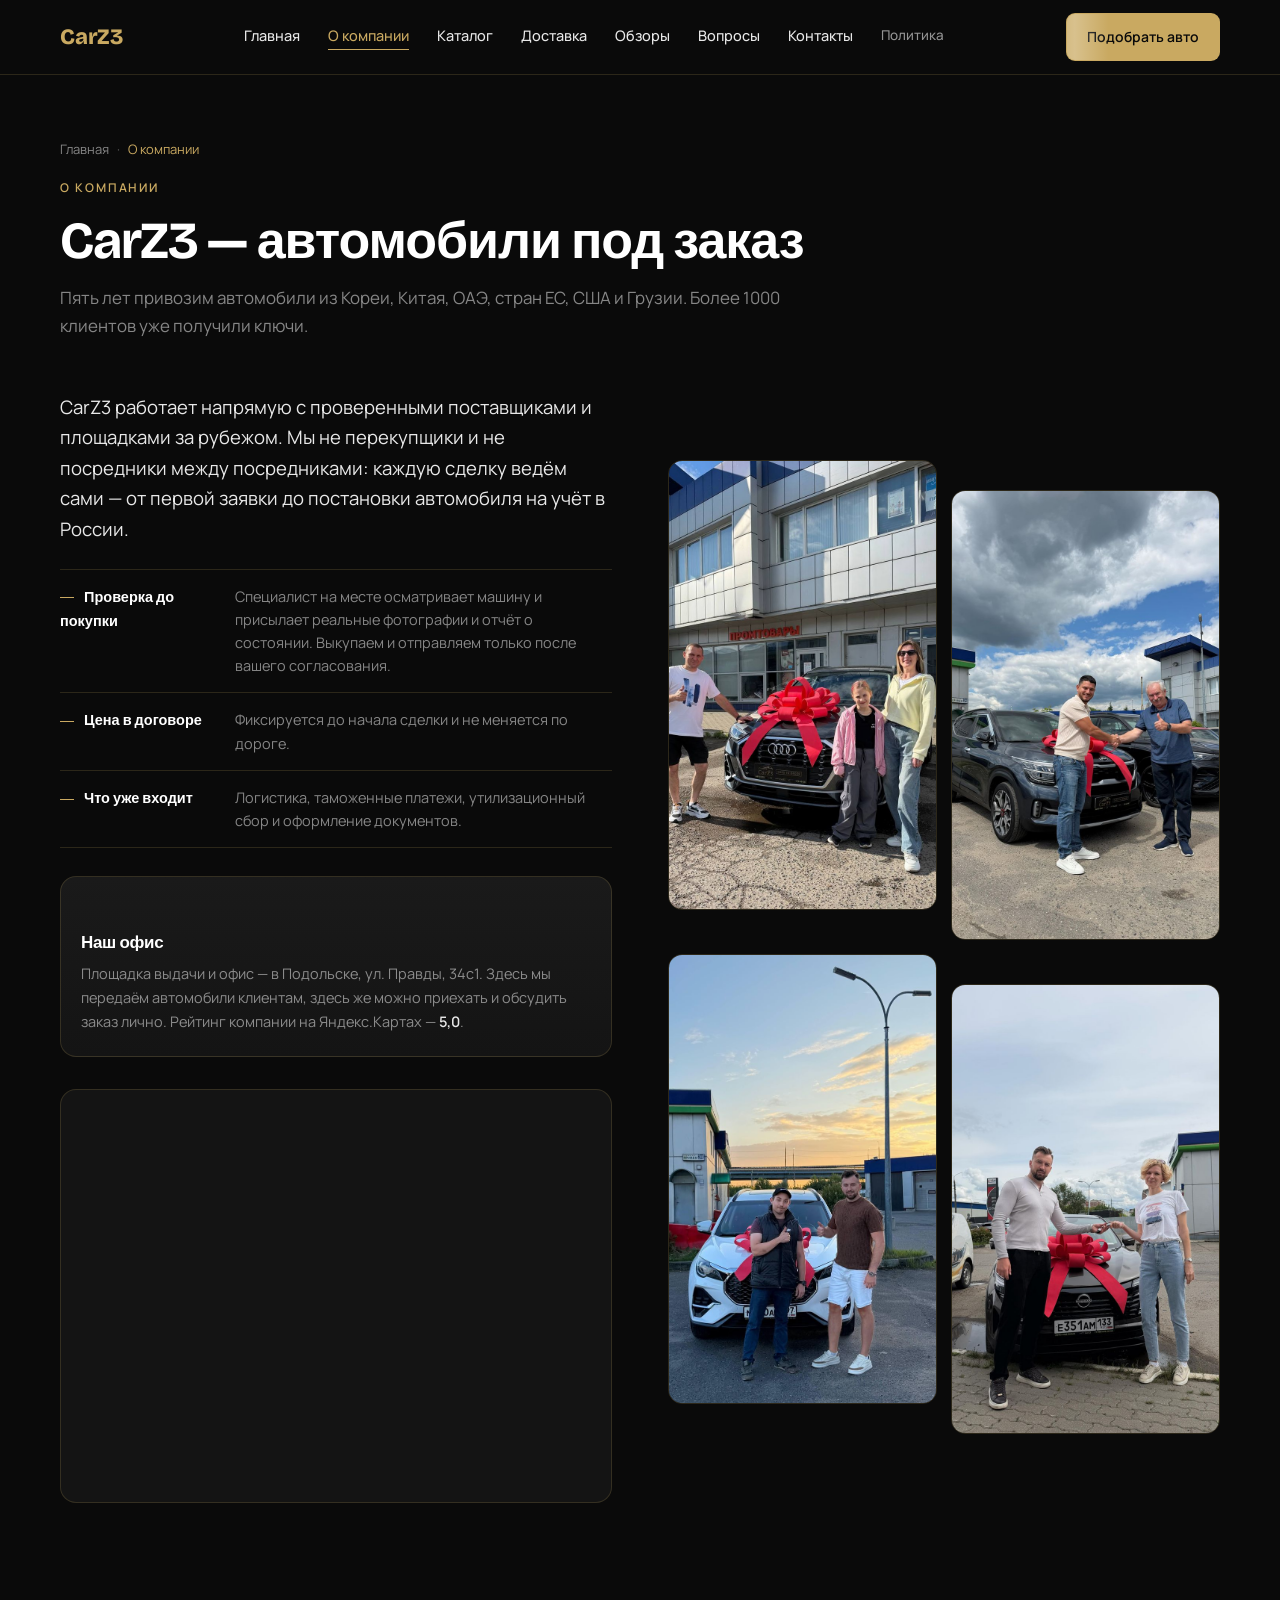
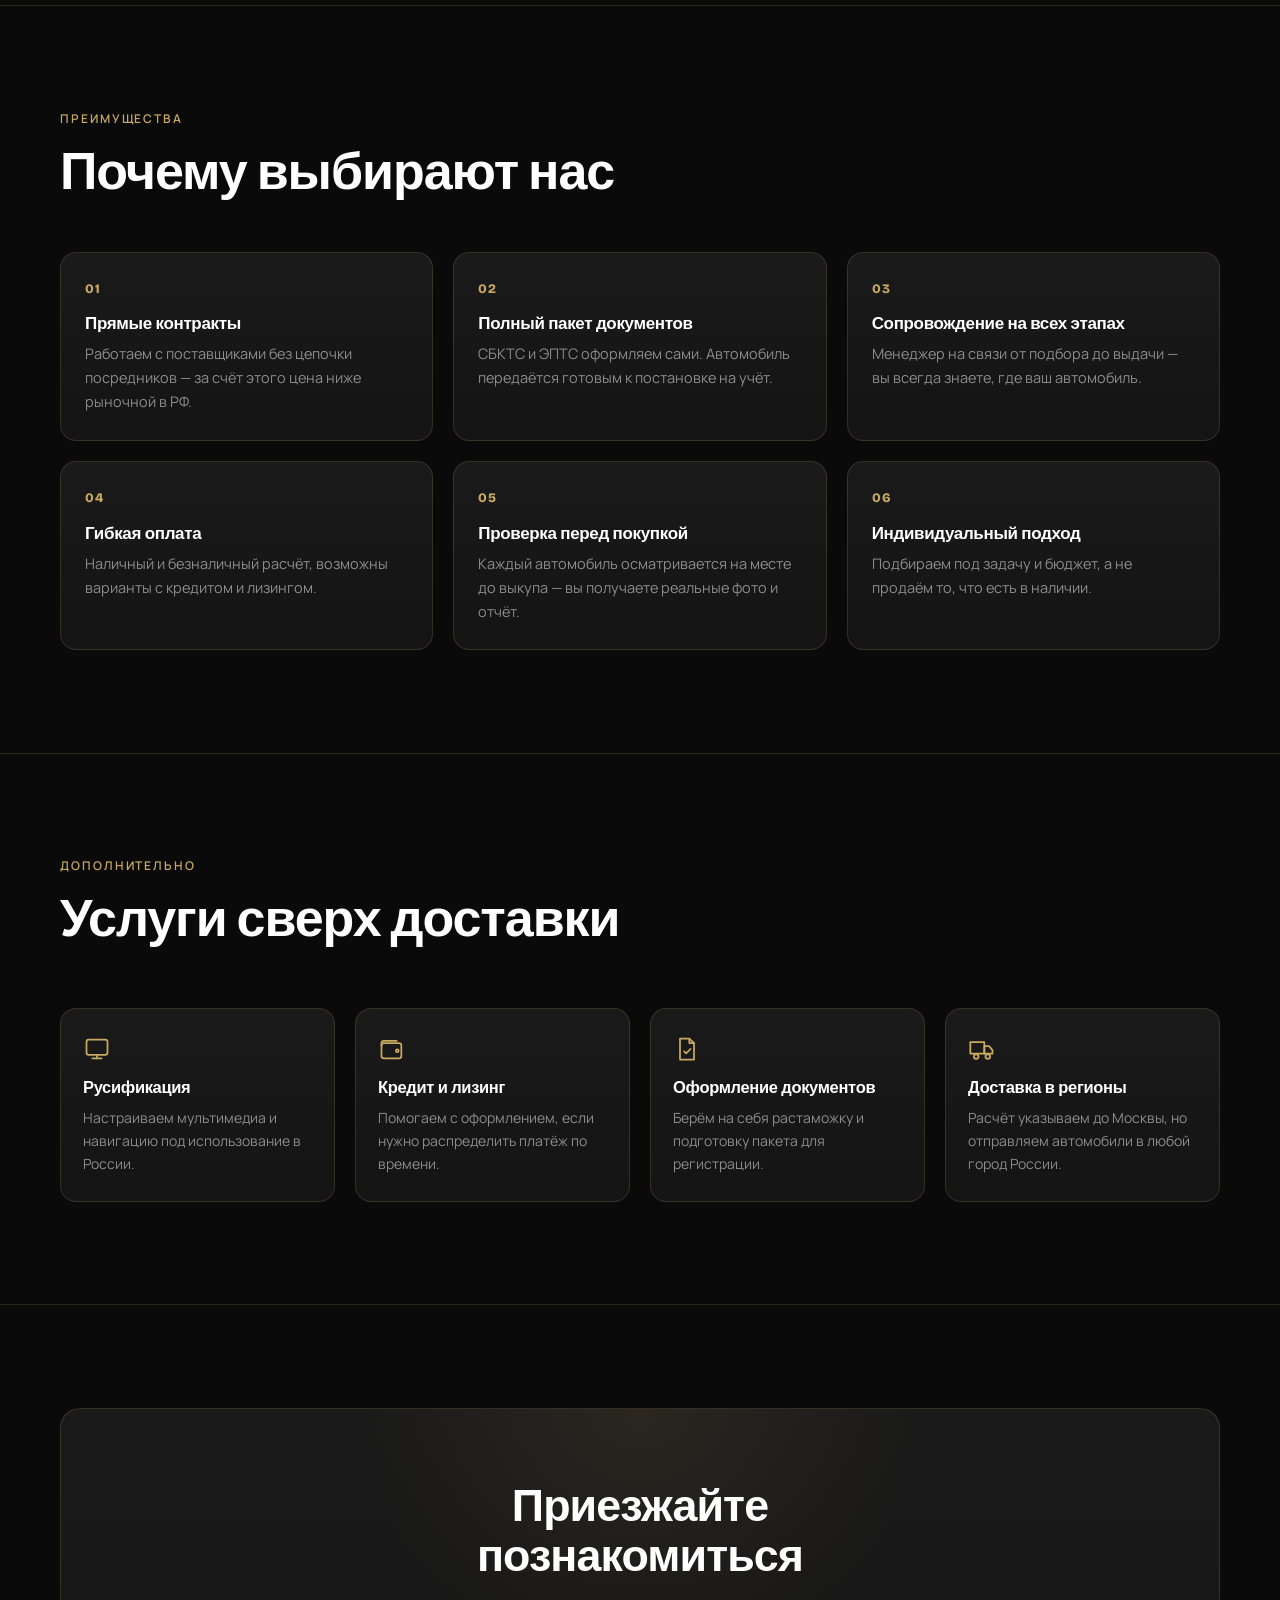
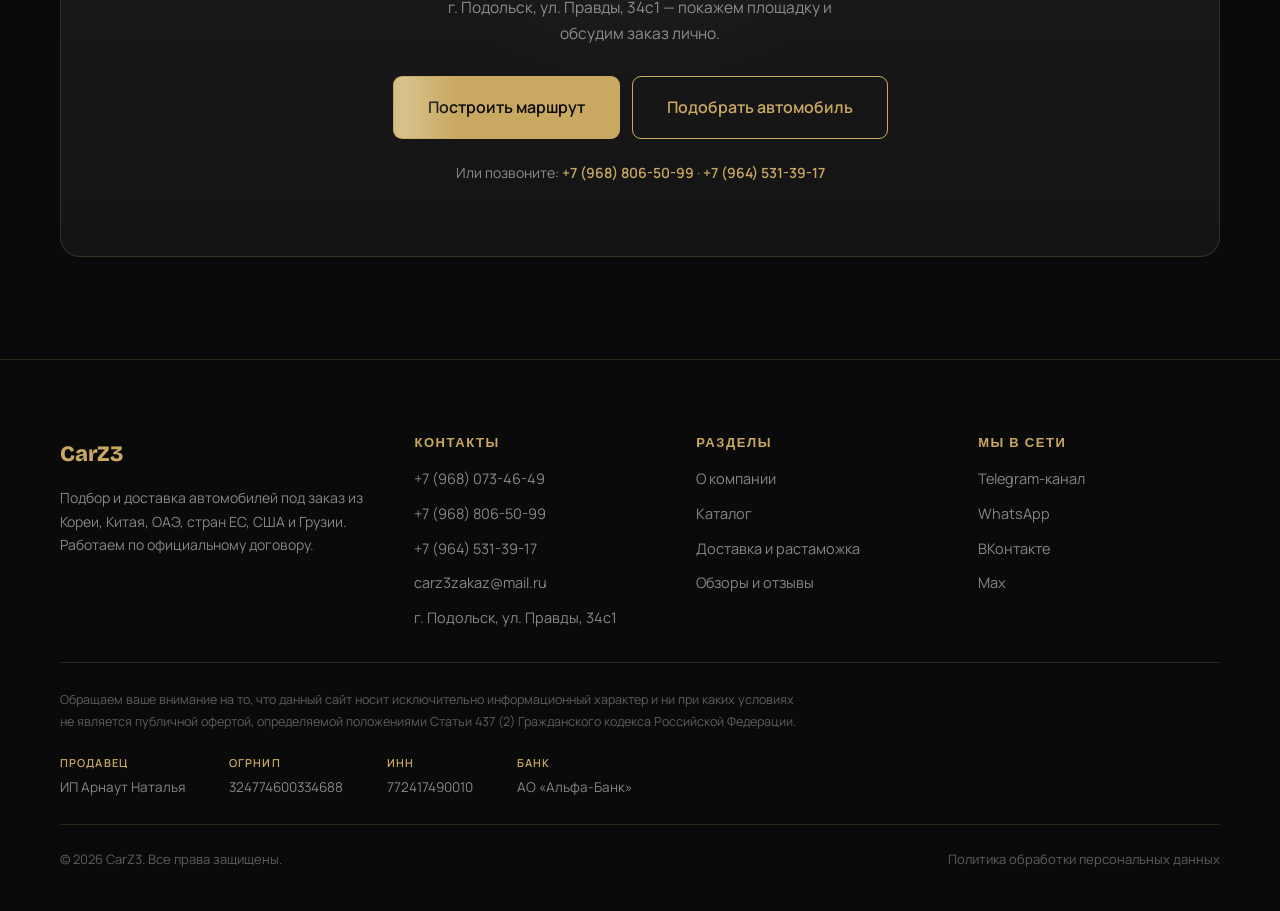
<file: about.html>
<!DOCTYPE html>
<html lang="ru">
<head>
<meta charset="UTF-8">
<meta name="viewport" content="width=device-width, initial-scale=1.0">
<title>О компании CarZ3 — 5 лет привозим автомобили под заказ</title>
<meta name="description" content="CarZ3 — 5 лет на рынке, более 1000 довольных клиентов. Привозим автомобили под заказ из Кореи, Китая, ОАЭ, стран ЕС, США и Грузии. Офис и площадка выдачи в Подольске.">
<meta property="og:type" content="website">
<meta property="og:title" content="О компании CarZ3 — 5 лет привозим автомобили под заказ">
<meta property="og:description" content="CarZ3 — 5 лет на рынке, более 1000 довольных клиентов. Привозим автомобили под заказ из Кореи, Китая, ОАЭ, стран ЕС, США и Грузии. Офис и площадка выдачи в Подольске.">
<meta property="og:locale" content="ru_RU">
<meta property="og:site_name" content="CarZ3">
<link rel="canonical" href="https://carz3.ru/about.html">
<meta property="og:url" content="https://carz3.ru/about.html">
<meta property="og:image" content="https://carz3.ru/images/og-cover.jpg">
<meta property="og:image:width" content="1200">
<meta property="og:image:height" content="630">
<meta name="theme-color" content="#0a0a0a">
<link rel="icon" href="images/favicon.png" type="image/png">
<link rel="apple-touch-icon" href="images/apple-touch-icon.png">
<link rel="preconnect" href="https://fonts.googleapis.com">
<link rel="preconnect" href="https://fonts.gstatic.com" crossorigin>
<link rel="stylesheet" href="https://fonts.googleapis.com/css2?family=Bricolage+Grotesque:opsz,wght@12..96,600..800&family=Manrope:wght@400;500;600;700&display=swap">
<link rel="stylesheet" href="style.css?v=20260810_12">
</head>
<body>

<header class="header">
  <div class="container header__inner">
    <a href="index.html" class="logo">CarZ3</a>

    <nav class="header__nav" aria-label="Основная навигация">
      <a href="index.html">Главная</a>
      <a href="about.html" class="is-current">О компании</a>
      <a href="catalog.html">Каталог</a>
      <a href="delivery.html">Доставка</a>
      <a href="reviews.html">Обзоры</a>
      <a href="index.html#faq">Вопросы</a>
      <a href="index.html#contacts">Контакты</a>
      <a href="privacy.html" class="nav-minor">Политика</a>
    </nav>

    <div class="header__actions">
      <a href="index.html#pick" class="btn btn--gold btn--sm">Подобрать авто</a>
    </div>

    <a href="index.html" class="header__back">← На главную</a>

    <button class="burger" type="button" data-burger aria-label="Открыть меню" aria-expanded="false" aria-controls="mobileMenu">
      <span></span><span></span><span></span>
    </button>
  </div>
</header>

<div class="menu" id="mobileMenu" data-menu>
  <nav class="menu__nav" aria-label="Мобильная навигация">
    <a href="index.html">Главная</a>
    <a href="about.html">О компании</a>
    <a href="catalog.html">Каталог</a>
    <a href="delivery.html">Доставка</a>
    <a href="reviews.html">Обзоры</a>
    <a href="index.html#faq">Вопросы</a>
    <a href="index.html#contacts">Контакты</a>
    <a href="privacy.html" class="menu__minor">Политика обработки данных</a>
  </nav>
  <div class="menu__foot">
    <a href="tel:+79680734649" class="menu__phone">+7 (968) 073-46-49</a>
    <a href="mailto:carz3zakaz@mail.ru" class="menu__mail">carz3zakaz@mail.ru</a>
    <div class="menu__btns">
      <a href="https://wa.me/79680734649" class="btn btn--outline btn--sm" target="_blank" rel="noopener noreferrer">WhatsApp</a>
      <a href="https://t.me/+0afANDHpwCtlZDJi" class="btn btn--gold btn--sm" target="_blank" rel="noopener noreferrer">Telegram</a>
    </div>
  </div>
</div>

<main>
  <section class="page-head">
    <div class="container">
      <nav class="crumbs" aria-label="Хлебные крошки">
        <ol class="crumbs__list">
          <li><a href="index.html">Главная</a></li>
          <li class="crumbs__sep" aria-hidden="true">·</li>
          <li><span aria-current="page">О компании</span></li>
        </ol>
      </nav>
      <p class="eyebrow" data-reveal>О компании</p>
      <h1 class="section-title" data-reveal>CarZ3 — автомобили под заказ</h1>
      <p class="section-lead section-lead--wide" data-reveal>
        Пять лет привозим автомобили из Кореи, Китая, ОАЭ, стран ЕС, США и Грузии.
        Более 1000 клиентов уже получили ключи.
      </p>
    </div>
  </section>

  <section class="section section--flush-top">
    <div class="container">
      <div class="about-grid">
        <div class="prose prose--intro" data-reveal>
          <p>
            CarZ3 работает напрямую с проверенными поставщиками и площадками за рубежом.
            Мы не перекупщики и не посредники между посредниками: каждую сделку ведём сами —
            от первой заявки до постановки автомобиля на учёт в России.
          </p>

          <dl class="facts">
            <div class="fact">
              <dt class="fact__key">Проверка до покупки</dt>
              <dd class="fact__val">
                Специалист на месте осматривает машину и присылает реальные фотографии
                и отчёт о состоянии. Выкупаем и отправляем только после вашего согласования.
              </dd>
            </div>
            <div class="fact">
              <dt class="fact__key">Цена в договоре</dt>
              <dd class="fact__val">
                Фиксируется до начала сделки и не меняется по дороге.
              </dd>
            </div>
            <div class="fact">
              <dt class="fact__key">Что уже входит</dt>
              <dd class="fact__val">
                Логистика, таможенные платежи, утилизационный сбор и оформление документов.
              </dd>
            </div>
          </dl>

          <div class="office-card">
            <h3>Наш офис</h3>
            <p>
              Площадка выдачи и офис — в Подольске, ул. Правды, 34с1. Здесь мы передаём
              автомобили клиентам, здесь же можно приехать и обсудить заказ лично.
              Рейтинг компании на Яндекс.Картах — <strong>5,0</strong>.
            </p>
          </div>

          <!-- Карта -->
          <div class="map-frame" style="margin-top: 32px;">
            <iframe
              src="https://yandex.ru/map-widget/v1/?ll=37.554124%2C55.408046&amp;z=17&amp;pt=37.554124%2C55.408046%2Cpm2rdm"
              width="100%" height="100%"
              frameborder="0"
              loading="lazy"
              title="CarZ3 на карте — Подольск, улица Правды, 34с1"></iframe>

            <button class="map-shield" type="button" data-map-shield>
              <span class="map-shield__hint">Нажмите, чтобы двигать карту</span>
            </button>
          </div>
        </div>

        <div data-reveal>
          <div class="about__collage">
            <img src="images/clients/audi-q3-family.jpg" alt="Семья клиентов CarZ3 получает Audi Q3" loading="lazy" decoding="async" width="600" height="450" onerror="this.remove()">
            <img src="images/clients/kia-seltos-1.jpg" alt="Рукопожатие на выдаче Kia Seltos клиенту CarZ3" loading="lazy" decoding="async" width="600" height="450" onerror="this.remove()">
            <img src="images/clients/jetour-x70s.jpg" alt="Выдача Jetour X70S на площадке CarZ3" loading="lazy" decoding="async" width="600" height="450" onerror="this.remove()">
            <img src="images/clients/nissan-qashqai.jpg" alt="Передача ключей от Nissan Qashqai клиентке CarZ3" loading="lazy" decoding="async" width="600" height="450" onerror="this.remove()">
          </div>
        </div>
      </div>
    </div>
  </section>

  <section class="section divider-top">
    <div class="container">
      <div class="section-head">
        <p class="eyebrow" data-reveal>Преимущества</p>
        <h2 class="section-title" data-reveal>Почему выбирают нас</h2>
      </div>

      <div class="pluses">
        <article class="plus" data-reveal>
          <div class="plus__num">01</div>
          <h3 class="plus__title">Прямые контракты</h3>
          <p class="plus__desc">Работаем с поставщиками без цепочки посредников — за счёт этого цена ниже рыночной в РФ.</p>
        </article>
        <article class="plus" data-reveal>
          <div class="plus__num">02</div>
          <h3 class="plus__title">Полный пакет документов</h3>
          <p class="plus__desc">СБКТС и ЭПТС оформляем сами. Автомобиль передаётся готовым к постановке на учёт.</p>
        </article>
        <article class="plus" data-reveal>
          <div class="plus__num">03</div>
          <h3 class="plus__title">Сопровождение на всех этапах</h3>
          <p class="plus__desc">Менеджер на связи от подбора до выдачи — вы всегда знаете, где ваш автомобиль.</p>
        </article>
        <article class="plus" data-reveal>
          <div class="plus__num">04</div>
          <h3 class="plus__title">Гибкая оплата</h3>
          <p class="plus__desc">Наличный и безналичный расчёт, возможны варианты с кредитом и лизингом.</p>
        </article>
        <article class="plus" data-reveal>
          <div class="plus__num">05</div>
          <h3 class="plus__title">Проверка перед покупкой</h3>
          <p class="plus__desc">Каждый автомобиль осматривается на месте до выкупа — вы получаете реальные фото и отчёт.</p>
        </article>
        <article class="plus" data-reveal>
          <div class="plus__num">06</div>
          <h3 class="plus__title">Индивидуальный подход</h3>
          <p class="plus__desc">Подбираем под задачу и бюджет, а не продаём то, что есть в наличии.</p>
        </article>
      </div>
    </div>
  </section>

  <section class="section divider-top">
    <div class="container">
      <div class="section-head">
        <p class="eyebrow" data-reveal>Дополнительно</p>
        <h2 class="section-title" data-reveal>Услуги сверх доставки</h2>
      </div>
      <div class="services">
        <article class="service" data-reveal>
          <div class="service__icon">
            <svg viewBox="0 0 24 24" fill="none" stroke="currentColor" stroke-width="1.5" stroke-linecap="round" stroke-linejoin="round" aria-hidden="true">
              <rect x="3" y="4" width="18" height="13" rx="2"/><path d="M8 20h8"/><path d="M12 17v3"/>
            </svg>
          </div>
          <h3 class="service__title">Русификация</h3>
          <p class="service__desc">Настраиваем мультимедиа и навигацию под использование в России.</p>
        </article>
        <article class="service" data-reveal>
          <div class="service__icon">
            <svg viewBox="0 0 24 24" fill="none" stroke="currentColor" stroke-width="1.5" stroke-linecap="round" stroke-linejoin="round" aria-hidden="true">
              <path d="M3 9a2 2 0 0 1 2-2h13a2 2 0 0 1 2 2v9a2 2 0 0 1-2 2H5a2 2 0 0 1-2-2z"/>
              <path d="M3 9V7a2 2 0 0 1 2-2h11"/><circle cx="16.5" cy="13.5" r="1.2"/>
            </svg>
          </div>
          <h3 class="service__title">Кредит и лизинг</h3>
          <p class="service__desc">Помогаем с оформлением, если нужно распределить платёж по времени.</p>
        </article>
        <article class="service" data-reveal>
          <div class="service__icon">
            <svg viewBox="0 0 24 24" fill="none" stroke="currentColor" stroke-width="1.5" stroke-linecap="round" stroke-linejoin="round" aria-hidden="true">
              <path d="M6 3h8l4 4v14H6z"/><path d="M14 3v4h4"/><path d="m9.5 14 1.8 1.8L15 12"/>
            </svg>
          </div>
          <h3 class="service__title">Оформление документов</h3>
          <p class="service__desc">Берём на себя растаможку и подготовку пакета для регистрации.</p>
        </article>
        <article class="service" data-reveal>
          <div class="service__icon">
            <svg viewBox="0 0 24 24" fill="none" stroke="currentColor" stroke-width="1.5" stroke-linecap="round" stroke-linejoin="round" aria-hidden="true">
              <path d="M2 6h12v10H2z"/><path d="M14 9.5h4l3 3.5V16h-7z"/><circle cx="7" cy="18.5" r="2"/><circle cx="17" cy="18.5" r="2"/>
            </svg>
          </div>
          <h3 class="service__title">Доставка в регионы</h3>
          <p class="service__desc">Расчёт указываем до Москвы, но отправляем автомобили в любой город России.</p>
        </article>
      </div>
    </div>
  </section>

  <section class="section divider-top">
    <div class="container">
      <div class="cta" data-reveal>
        <h2 class="cta__title">Приезжайте познакомиться</h2>
        <p class="cta__lead">г. Подольск, ул. Правды, 34с1 — покажем площадку и обсудим заказ лично.</p>
        <div class="cta__actions">
          <a href="https://yandex.com/maps/-/CTfReJPu" class="btn btn--gold btn--lg" target="_blank" rel="noopener noreferrer">Построить маршрут</a>
          <a href="index.html#pick" class="btn btn--outline btn--lg">Подобрать автомобиль</a>
        </div>
        <p class="cta__phone">
          Или позвоните: <a href="tel:+79688065099">+7 (968) 806-50-99</a> ·
          <a href="tel:+79645313917">+7 (964) 531-39-17</a>
        </p>
      </div>
    </div>
  </section>

</main>

<footer class="footer divider-top">
  <div class="container">
    <div class="footer__grid">
      <div class="footer__brand">
        <span class="logo">CarZ3</span>
        <p class="footer__about">
          Подбор и доставка автомобилей под заказ из Кореи, Китая, ОАЭ,
          стран ЕС, США и Грузии. Работаем по официальному договору.
        </p>
      </div>

      <div>
        <h3 class="footer__heading">Контакты</h3>
        <div class="footer__list">
          <a href="tel:+79680734649">+7 (968) 073-46-49</a>
          <a href="tel:+79688065099">+7 (968) 806-50-99</a>
          <a href="tel:+79645313917">+7 (964) 531-39-17</a>
          <a href="mailto:carz3zakaz@mail.ru">carz3zakaz@mail.ru</a>
          <span>г. Подольск, ул. Правды, 34с1</span>
        </div>
      </div>

      <div>
        <h3 class="footer__heading">Разделы</h3>
        <div class="footer__list">
          <a href="about.html">О компании</a>
          <a href="catalog.html">Каталог</a>
          <a href="delivery.html">Доставка и растаможка</a>
          <a href="reviews.html">Обзоры и отзывы</a>
        </div>
      </div>

      <div>
        <h3 class="footer__heading">Мы в сети</h3>
        <div class="footer__list">
          <a href="https://t.me/+0afANDHpwCtlZDJi" target="_blank" rel="noopener noreferrer">Telegram-канал</a>
          <a href="https://wa.me/79680734649" target="_blank" rel="noopener noreferrer">WhatsApp</a>
          <a href="https://vk.com/carz3" target="_blank" rel="noopener noreferrer">ВКонтакте</a>
          <a href="https://max.ru/join/vPvrdZpJVIAUYJp5-7tkf1LThWF6Cx9baZkv3ul__Uo" target="_blank" rel="noopener noreferrer">Max</a>
        </div>
      </div>
    </div>

    <div class="footer__legal">
      <p class="footer__disclaimer">
        Обращаем ваше внимание на то, что данный сайт носит исключительно информационный
        характер и ни при каких условиях не является публичной офертой, определяемой
        положениями Статьи 437 (2) Гражданского кодекса Российской Федерации.
      </p>
      <dl class="footer__requisites">
        <div>
          <dt>Продавец</dt>
          <dd>ИП Арнаут Наталья</dd>
        </div>
        <div>
          <dt>ОГРНИП</dt>
          <dd>324774600334688</dd>
        </div>
        <div>
          <dt>ИНН</dt>
          <dd>772417490010</dd>
        </div>
        <div>
          <dt>Банк</dt>
          <dd>АО «Альфа-Банк»</dd>
        </div>
      </dl>
    </div>

    <div class="footer__bottom">
      <span>© <span id="year">2026</span> CarZ3. Все права защищены.</span>
      <a href="privacy.html">Политика обработки персональных данных</a>
    </div>
  </div>
</footer>

<nav class="dock" data-dock aria-label="Быстрая связь">
  <a class="dock__btn" href="tel:+79680734649">
    <svg viewBox="0 0 24 24" fill="none" stroke="currentColor" stroke-width="1.6" stroke-linecap="round" stroke-linejoin="round" aria-hidden="true">
      <path d="M6.5 3.5h3l1.5 4-2 1.4a12 12 0 0 0 5.1 5.1l1.4-2 4 1.5v3a2 2 0 0 1-2.2 2A16.5 16.5 0 0 1 4.5 5.7a2 2 0 0 1 2-2.2z"/>
    </svg>
    Позвонить
  </a>
  <a class="dock__btn" href="https://wa.me/79680734649" target="_blank" rel="noopener noreferrer">
    <svg viewBox="0 0 24 24" fill="none" stroke="currentColor" stroke-width="1.6" stroke-linecap="round" stroke-linejoin="round" aria-hidden="true">
      <path d="M20 11.5a7.5 7.5 0 0 1-11 6.7L4.5 19.5l1.4-4.4A7.5 7.5 0 1 1 20 11.5z"/>
    </svg>
    WhatsApp
  </a>
  <a class="dock__btn" href="https://t.me/carz3zakaz3" target="_blank" rel="noopener noreferrer">
    <svg viewBox="0 0 24 24" fill="none" stroke="currentColor" stroke-width="1.6" stroke-linecap="round" stroke-linejoin="round" aria-hidden="true">
      <path d="m20.5 4.5-3 15-5-4.5-2.5 3v-4.5l8-7-9.5 5.5-4.5-1.5z"/>
    </svg>
    Telegram
  </a>
  <a class="dock__btn dock__btn--gold" href="catalog.html">
    <svg viewBox="0 0 24 24" fill="none" stroke="currentColor" stroke-width="1.6" stroke-linecap="round" stroke-linejoin="round" aria-hidden="true">
      <path d="M3 13h18M5.5 13l1.6-4.6A2 2 0 0 1 9 7h6a2 2 0 0 1 1.9 1.4L18.5 13"/>
      <path d="M4 13v4h16v-4"/><circle cx="7.5" cy="17" r="1.4"/><circle cx="16.5" cy="17" r="1.4"/>
    </svg>
    Каталог
  </a>
</nav>

<script src="app.js?v=20260810_12" defer></script>
</body>
</html>
</file>
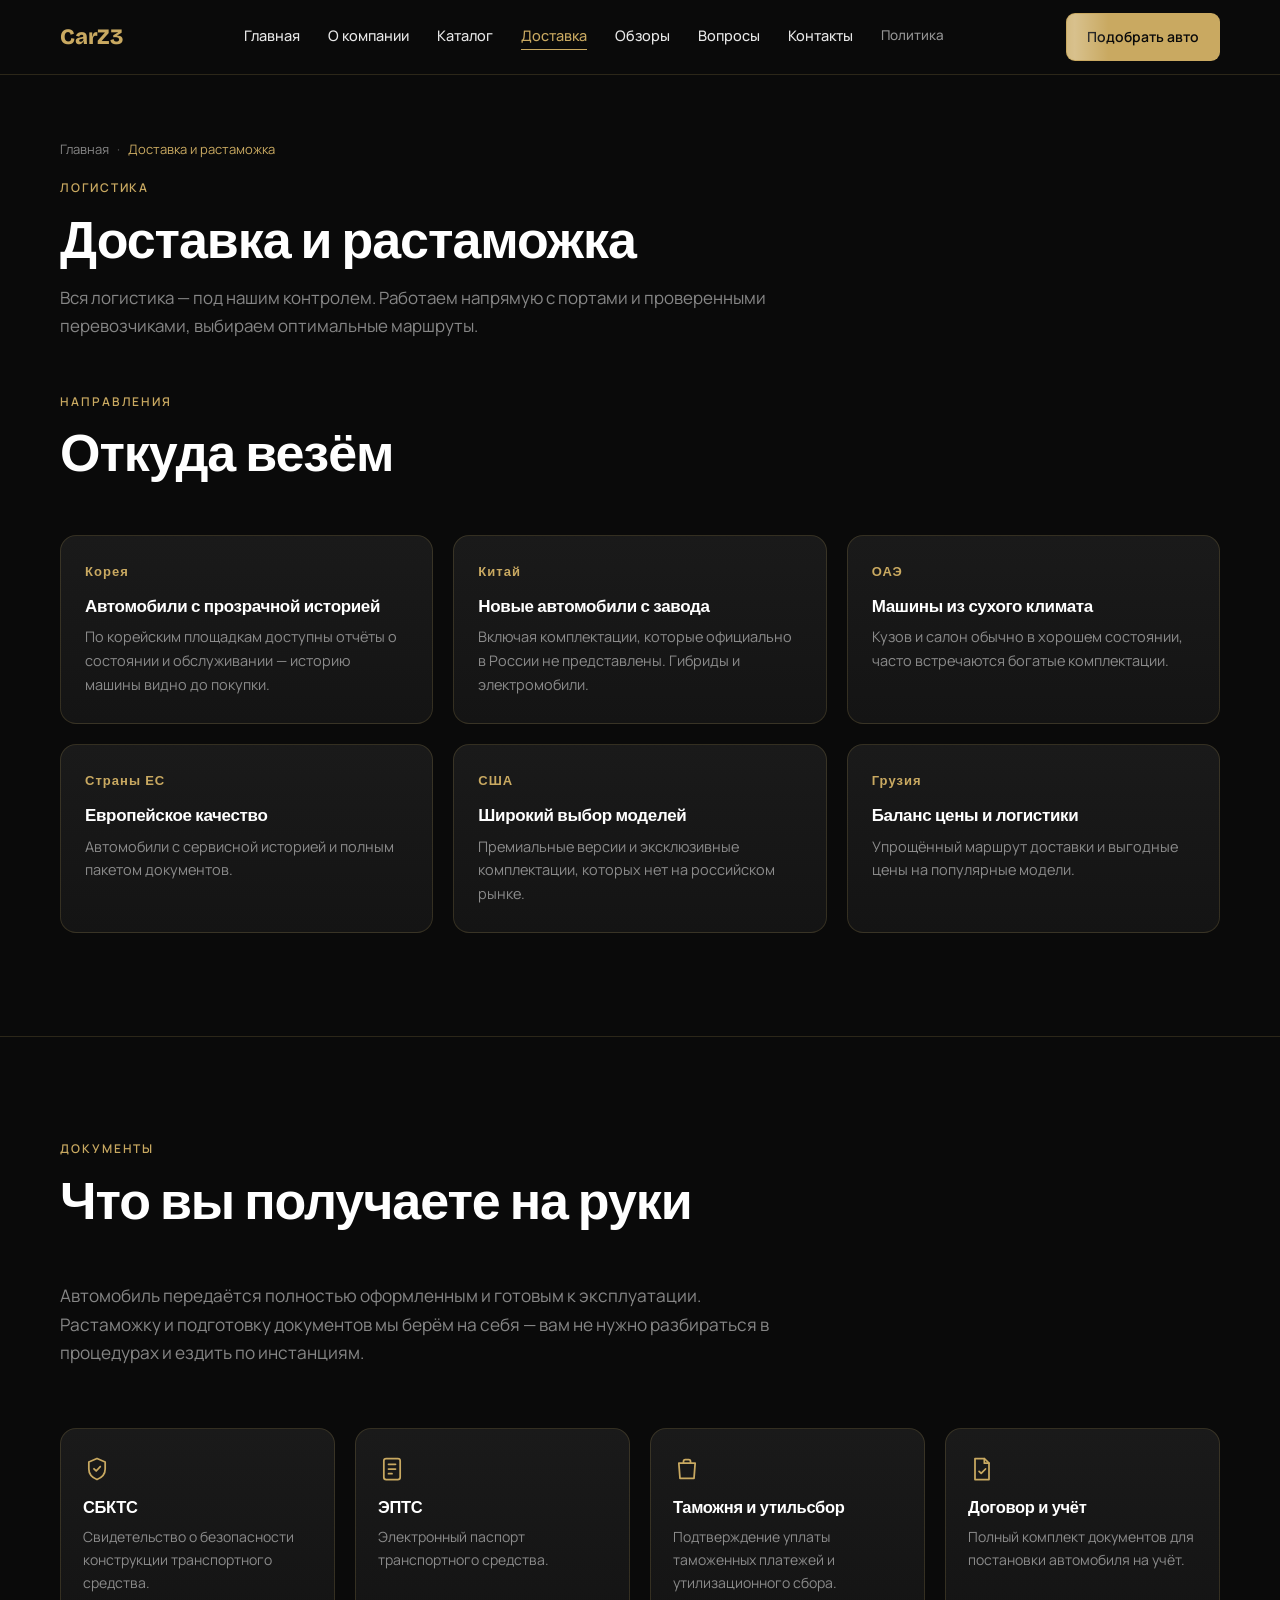
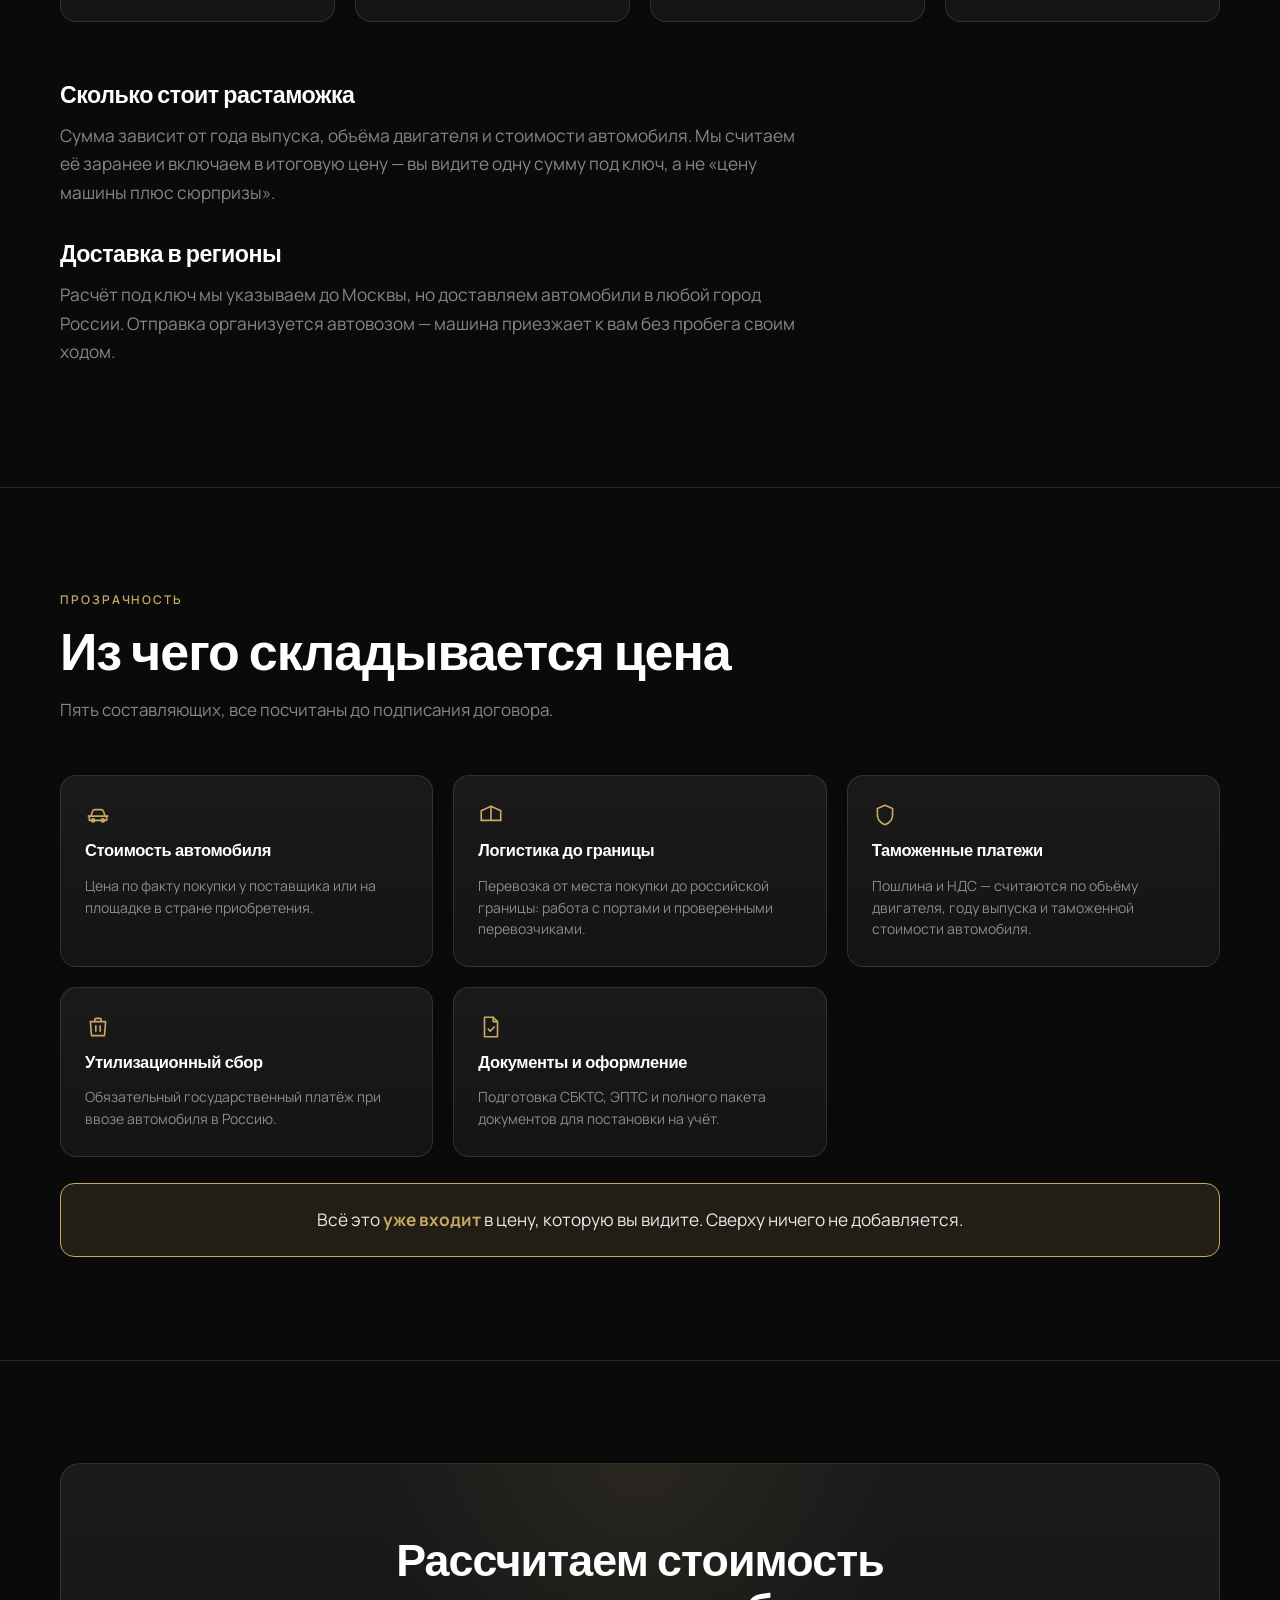
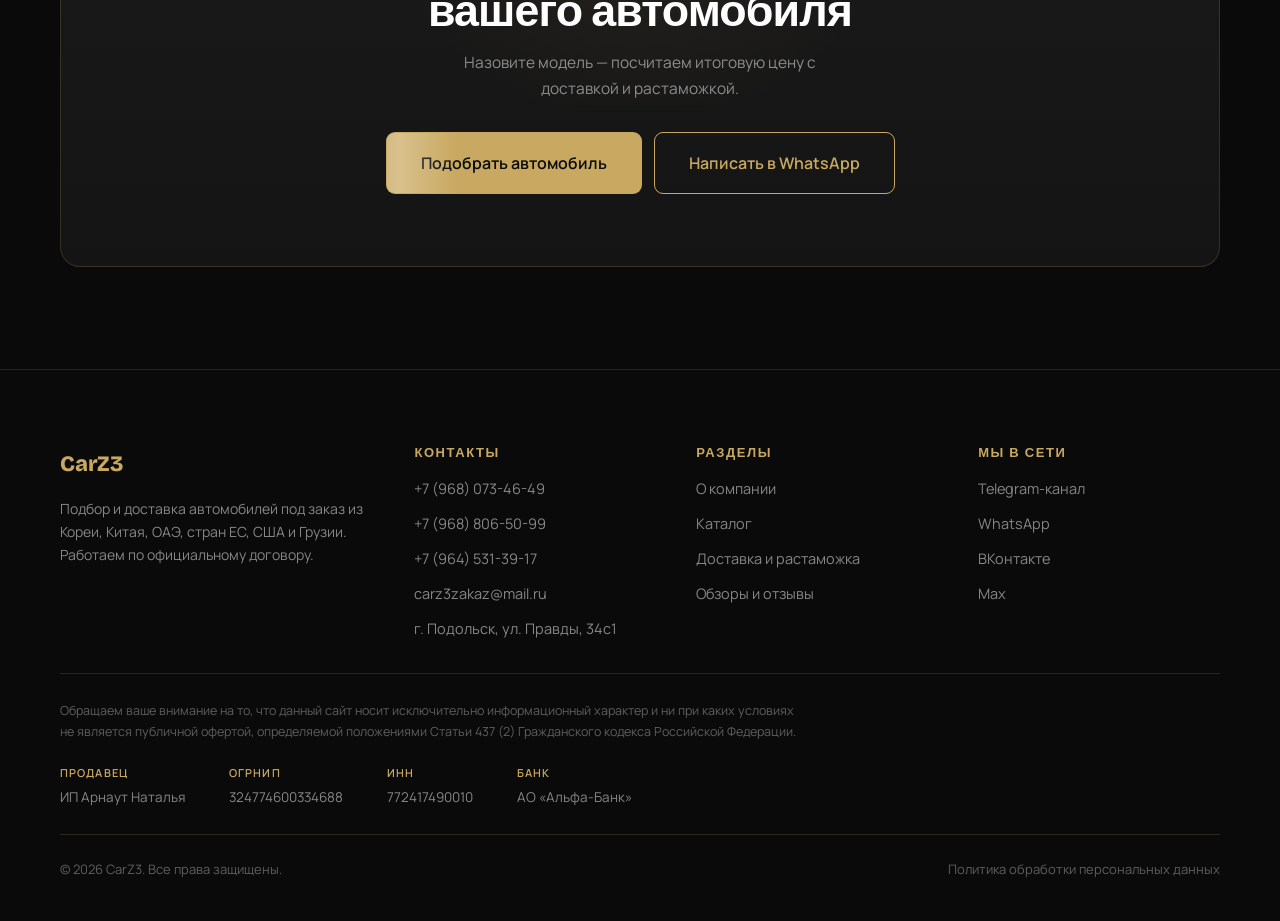
<file: delivery.html>
<!DOCTYPE html>
<html lang="ru">
<head>
<meta charset="UTF-8">
<meta name="viewport" content="width=device-width, initial-scale=1.0">
<title>Доставка и растаможка автомобилей под заказ — CarZ3</title>
<meta name="description" content="Как проходит доставка и растаможка автомобиля под заказ из Кореи, Китая, ОАЭ, стран ЕС, США и Грузии. СБКТС, ЭПТС, утилизационный сбор — всё включено в цену под ключ.">
<meta property="og:type" content="website">
<meta property="og:title" content="Доставка и растаможка автомобилей под заказ — CarZ3">
<meta property="og:description" content="Как проходит доставка и растаможка автомобиля под заказ из Кореи, Китая, ОАЭ, стран ЕС, США и Грузии. СБКТС, ЭПТС, утилизационный сбор — всё включено в цену под ключ.">
<meta property="og:locale" content="ru_RU">
<meta property="og:site_name" content="CarZ3">
<link rel="canonical" href="https://carz3.ru/delivery.html">
<meta property="og:url" content="https://carz3.ru/delivery.html">
<meta property="og:image" content="https://carz3.ru/images/og-cover.jpg">
<meta property="og:image:width" content="1200">
<meta property="og:image:height" content="630">
<meta name="theme-color" content="#0a0a0a">
<link rel="icon" href="images/favicon.png" type="image/png">
<link rel="apple-touch-icon" href="images/apple-touch-icon.png">
<link rel="preconnect" href="https://fonts.googleapis.com">
<link rel="preconnect" href="https://fonts.gstatic.com" crossorigin>
<link rel="stylesheet" href="https://fonts.googleapis.com/css2?family=Bricolage+Grotesque:opsz,wght@12..96,600..800&family=Manrope:wght@400;500;600;700&display=swap">
<link rel="stylesheet" href="style.css?v=20260810_12">
</head>
<body>

<header class="header">
  <div class="container header__inner">
    <a href="index.html" class="logo">CarZ3</a>

    <nav class="header__nav" aria-label="Основная навигация">
      <a href="index.html">Главная</a>
      <a href="about.html">О компании</a>
      <a href="catalog.html">Каталог</a>
      <a href="delivery.html" class="is-current">Доставка</a>
      <a href="reviews.html">Обзоры</a>
      <a href="index.html#faq">Вопросы</a>
      <a href="index.html#contacts">Контакты</a>
      <a href="privacy.html" class="nav-minor">Политика</a>
    </nav>

    <div class="header__actions">
      <a href="index.html#pick" class="btn btn--gold btn--sm">Подобрать авто</a>
    </div>

    <a href="index.html" class="header__back">← На главную</a>

    <button class="burger" type="button" data-burger aria-label="Открыть меню" aria-expanded="false" aria-controls="mobileMenu">
      <span></span><span></span><span></span>
    </button>
  </div>
</header>

<div class="menu" id="mobileMenu" data-menu>
  <nav class="menu__nav" aria-label="Мобильная навигация">
    <a href="index.html">Главная</a>
    <a href="about.html">О компании</a>
    <a href="catalog.html">Каталог</a>
    <a href="delivery.html">Доставка</a>
    <a href="reviews.html">Обзоры</a>
    <a href="index.html#faq">Вопросы</a>
    <a href="index.html#contacts">Контакты</a>
    <a href="privacy.html" class="menu__minor">Политика обработки данных</a>
  </nav>
  <div class="menu__foot">
    <a href="tel:+79680734649" class="menu__phone">+7 (968) 073-46-49</a>
    <a href="mailto:carz3zakaz@mail.ru" class="menu__mail">carz3zakaz@mail.ru</a>
    <div class="menu__btns">
      <a href="https://wa.me/79680734649" class="btn btn--outline btn--sm" target="_blank" rel="noopener noreferrer">WhatsApp</a>
      <a href="https://t.me/+0afANDHpwCtlZDJi" class="btn btn--gold btn--sm" target="_blank" rel="noopener noreferrer">Telegram</a>
    </div>
  </div>
</div>

<main>
  <section class="page-head">
    <div class="container">
      <nav class="crumbs" aria-label="Хлебные крошки">
        <ol class="crumbs__list">
          <li><a href="index.html">Главная</a></li>
          <li class="crumbs__sep" aria-hidden="true">·</li>
          <li><span aria-current="page">Доставка и растаможка</span></li>
        </ol>
      </nav>
      <p class="eyebrow" data-reveal>Логистика</p>
      <h1 class="section-title" data-reveal>Доставка и растаможка</h1>
      <p class="section-lead section-lead--wide" data-reveal>
        Вся логистика — под нашим контролем. Работаем напрямую с портами
        и проверенными перевозчиками, выбираем оптимальные маршруты.
      </p>
    </div>
  </section>

  <section class="section section--flush-top">
    <div class="container">
      <div class="section-head">
        <p class="eyebrow" data-reveal>Направления</p>
        <h2 class="section-title" data-reveal>Откуда везём</h2>
      </div>

      <div class="pluses">
        <article class="plus plus--country" data-reveal>
          <img class="plus__flag" src="https://flagcdn.com/w160/kr.png" alt="" aria-hidden="true" loading="lazy" onerror="this.remove()">
          <div class="plus__num">Корея</div>
          <h3 class="plus__title">Автомобили с прозрачной историей</h3>
          <p class="plus__desc">По корейским площадкам доступны отчёты о состоянии и обслуживании — историю машины видно до покупки.</p>
        </article>
        <article class="plus plus--country" data-reveal>
          <img class="plus__flag" src="https://flagcdn.com/w160/cn.png" alt="" aria-hidden="true" loading="lazy" onerror="this.remove()">
          <div class="plus__num">Китай</div>
          <h3 class="plus__title">Новые автомобили с завода</h3>
          <p class="plus__desc">Включая комплектации, которые официально в России не представлены. Гибриды и электромобили.</p>
        </article>
        <article class="plus plus--country" data-reveal>
          <img class="plus__flag" src="https://flagcdn.com/w160/ae.png" alt="" aria-hidden="true" loading="lazy" onerror="this.remove()">
          <div class="plus__num">ОАЭ</div>
          <h3 class="plus__title">Машины из сухого климата</h3>
          <p class="plus__desc">Кузов и салон обычно в хорошем состоянии, часто встречаются богатые комплектации.</p>
        </article>
        <article class="plus plus--country" data-reveal>
          <img class="plus__flag" src="https://flagcdn.com/w160/eu.png" alt="" aria-hidden="true" loading="lazy" onerror="this.remove()">
          <div class="plus__num">Страны ЕС</div>
          <h3 class="plus__title">Европейское качество</h3>
          <p class="plus__desc">Автомобили с сервисной историей и полным пакетом документов.</p>
        </article>
        <article class="plus plus--country" data-reveal>
          <img class="plus__flag" src="https://flagcdn.com/w160/us.png" alt="" aria-hidden="true" loading="lazy" onerror="this.remove()">
          <div class="plus__num">США</div>
          <h3 class="plus__title">Широкий выбор моделей</h3>
          <p class="plus__desc">Премиальные версии и эксклюзивные комплектации, которых нет на российском рынке.</p>
        </article>
        <article class="plus plus--country" data-reveal>
          <img class="plus__flag" src="https://flagcdn.com/w160/ge.png" alt="" aria-hidden="true" loading="lazy" onerror="this.remove()">
          <div class="plus__num">Грузия</div>
          <h3 class="plus__title">Баланс цены и логистики</h3>
          <p class="plus__desc">Упрощённый маршрут доставки и выгодные цены на популярные модели.</p>
        </article>
      </div>
    </div>
  </section>

  <section class="section divider-top">
    <div class="container">
      <div class="section-head">
        <p class="eyebrow" data-reveal>Документы</p>
        <h2 class="section-title" data-reveal>Что вы получаете на руки</h2>
      </div>

      <div class="prose" data-reveal>
        <p>
          Автомобиль передаётся полностью оформленным и готовым к эксплуатации.
          Растаможку и подготовку документов мы берём на себя — вам не нужно
          разбираться в процедурах и ездить по инстанциям.
        </p>
      </div>

      <div class="services">
        <article class="service" data-reveal>
          <div class="service__icon">
            <svg viewBox="0 0 24 24" fill="none" stroke="currentColor" stroke-width="1.5" stroke-linecap="round" stroke-linejoin="round" aria-hidden="true">
              <path d="M12 3 5 6v6c0 4.2 2.9 7.4 7 9 4.1-1.6 7-4.8 7-9V6z"/><path d="m9.4 11.8 1.9 1.9 3.5-3.8"/>
            </svg>
          </div>
          <h3 class="service__title">СБКТС</h3>
          <p class="service__desc">Свидетельство о безопасности конструкции транспортного средства.</p>
        </article>
        <article class="service" data-reveal>
          <div class="service__icon">
            <svg viewBox="0 0 24 24" fill="none" stroke="currentColor" stroke-width="1.5" stroke-linecap="round" stroke-linejoin="round" aria-hidden="true">
              <rect x="5" y="3" width="14" height="18" rx="2"/><path d="M9 8h6M9 12h6M9 16h3"/>
            </svg>
          </div>
          <h3 class="service__title">ЭПТС</h3>
          <p class="service__desc">Электронный паспорт транспортного средства.</p>
        </article>
        <article class="service" data-reveal>
          <div class="service__icon">
            <svg viewBox="0 0 24 24" fill="none" stroke="currentColor" stroke-width="1.5" stroke-linecap="round" stroke-linejoin="round" aria-hidden="true">
              <path d="M5 7h14l-1 13H6z"/><path d="M9 7V5.5A1.5 1.5 0 0 1 10.5 4h3A1.5 1.5 0 0 1 15 5.5V7"/>
            </svg>
          </div>
          <h3 class="service__title">Таможня и утильсбор</h3>
          <p class="service__desc">Подтверждение уплаты таможенных платежей и утилизационного сбора.</p>
        </article>
        <article class="service" data-reveal>
          <div class="service__icon">
            <svg viewBox="0 0 24 24" fill="none" stroke="currentColor" stroke-width="1.5" stroke-linecap="round" stroke-linejoin="round" aria-hidden="true">
              <path d="M6 3h8l4 4v14H6z"/><path d="M14 3v4h4"/><path d="m9.5 14 1.8 1.8L15 12"/>
            </svg>
          </div>
          <h3 class="service__title">Договор и учёт</h3>
          <p class="service__desc">Полный комплект документов для постановки автомобиля на учёт.</p>
        </article>
      </div>

      <div class="prose" data-reveal>
        <h3>Сколько стоит растаможка</h3>
        <p>
          Сумма зависит от года выпуска, объёма двигателя и стоимости автомобиля.
          Мы считаем её заранее и включаем в итоговую цену — вы видите одну сумму
          под ключ, а не «цену машины плюс сюрпризы».
        </p>

        <h3>Доставка в регионы</h3>
        <p>
          Расчёт под ключ мы указываем до Москвы, но доставляем автомобили
          в любой город России. Отправка организуется автовозом — машина
          приезжает к вам без пробега своим ходом.
        </p>
      </div>
    </div>
  </section>

  <section class="section divider-top">
    <div class="container">
      <div class="section-head">
        <p class="eyebrow" data-reveal>Прозрачность</p>
        <h2 class="section-title" data-reveal>Из чего складывается цена</h2>
        <p class="section-lead" data-reveal>Пять составляющих, все посчитаны до подписания договора.</p>
      </div>

            <div class="price-parts">
        <article class="price-part" data-reveal>
          <span class="price-part__icon">
            <svg viewBox="0 0 24 24" fill="none" stroke="currentColor" stroke-width="1.5" stroke-linecap="round" stroke-linejoin="round" aria-hidden="true">
              <path d="M3 13h18M5.5 13l1.6-4.6A2 2 0 0 1 9 7h6a2 2 0 0 1 1.9 1.4L18.5 13"/>
              <path d="M4 13v4h16v-4"/><circle cx="7.5" cy="17" r="1.4"/><circle cx="16.5" cy="17" r="1.4"/>
            </svg>
          </span>
          <h3 class="price-part__label">Стоимость автомобиля</h3>
          <p class="price-part__desc">Цена по факту покупки у поставщика или на площадке в стране приобретения.</p>
        </article>
        <article class="price-part" data-reveal>
          <span class="price-part__icon">
            <svg viewBox="0 0 24 24" fill="none" stroke="currentColor" stroke-width="1.5" stroke-linecap="round" stroke-linejoin="round" aria-hidden="true">
              <path d="M3 17V8l9-4 9 4v9"/><path d="M3 17h18"/><path d="M12 4v13"/>
            </svg>
          </span>
          <h3 class="price-part__label">Логистика до границы</h3>
          <p class="price-part__desc">Перевозка от места покупки до российской границы: работа с портами и проверенными перевозчиками.</p>
        </article>
        <article class="price-part" data-reveal>
          <span class="price-part__icon">
            <svg viewBox="0 0 24 24" fill="none" stroke="currentColor" stroke-width="1.5" stroke-linecap="round" stroke-linejoin="round" aria-hidden="true">
              <path d="M12 3 5 6v6c0 4.2 2.9 7.4 7 9 4.1-1.6 7-4.8 7-9V6z"/>
            </svg>
          </span>
          <h3 class="price-part__label">Таможенные платежи</h3>
          <p class="price-part__desc">Пошлина и НДС — считаются по объёму двигателя, году выпуска и таможенной стоимости автомобиля.</p>
        </article>
        <article class="price-part" data-reveal>
          <span class="price-part__icon">
            <svg viewBox="0 0 24 24" fill="none" stroke="currentColor" stroke-width="1.5" stroke-linecap="round" stroke-linejoin="round" aria-hidden="true">
              <path d="M5 7h14l-1 13H6z"/><path d="M9 7V5.5A1.5 1.5 0 0 1 10.5 4h3A1.5 1.5 0 0 1 15 5.5V7"/><path d="M10 11v5M14 11v5"/>
            </svg>
          </span>
          <h3 class="price-part__label">Утилизационный сбор</h3>
          <p class="price-part__desc">Обязательный государственный платёж при ввозе автомобиля в Россию.</p>
        </article>
        <article class="price-part" data-reveal>
          <span class="price-part__icon">
            <svg viewBox="0 0 24 24" fill="none" stroke="currentColor" stroke-width="1.5" stroke-linecap="round" stroke-linejoin="round" aria-hidden="true">
              <path d="M6 3h8l4 4v14H6z"/><path d="M14 3v4h4"/><path d="m9.5 14 1.8 1.8L15 12"/>
            </svg>
          </span>
          <h3 class="price-part__label">Документы и оформление</h3>
          <p class="price-part__desc">Подготовка СБКТС, ЭПТС и полного пакета документов для постановки на учёт.</p>
        </article>
      </div>

      <p class="price-note" data-reveal>
        Всё это <strong>уже входит</strong> в цену, которую вы видите. Сверху ничего не добавляется.
      </p>
    </div>
  </section>

  <section class="section divider-top">
    <div class="container">
      <div class="cta" data-reveal>
        <h2 class="cta__title">Рассчитаем стоимость вашего автомобиля</h2>
        <p class="cta__lead">Назовите модель — посчитаем итоговую цену с доставкой и растаможкой.</p>
        <div class="cta__actions">
          <a href="index.html#pick" class="btn btn--gold btn--lg">Подобрать автомобиль</a>
          <a href="https://wa.me/79680734649" class="btn btn--outline btn--lg" target="_blank" rel="noopener noreferrer">Написать в WhatsApp</a>
        </div>
      </div>
    </div>
  </section>

</main>

<footer class="footer divider-top">
  <div class="container">
    <div class="footer__grid">
      <div class="footer__brand">
        <span class="logo">CarZ3</span>
        <p class="footer__about">
          Подбор и доставка автомобилей под заказ из Кореи, Китая, ОАЭ,
          стран ЕС, США и Грузии. Работаем по официальному договору.
        </p>
      </div>

      <div>
        <h3 class="footer__heading">Контакты</h3>
        <div class="footer__list">
          <a href="tel:+79680734649">+7 (968) 073-46-49</a>
          <a href="tel:+79688065099">+7 (968) 806-50-99</a>
          <a href="tel:+79645313917">+7 (964) 531-39-17</a>
          <a href="mailto:carz3zakaz@mail.ru">carz3zakaz@mail.ru</a>
          <span>г. Подольск, ул. Правды, 34с1</span>
        </div>
      </div>

      <div>
        <h3 class="footer__heading">Разделы</h3>
        <div class="footer__list">
          <a href="about.html">О компании</a>
          <a href="catalog.html">Каталог</a>
          <a href="delivery.html">Доставка и растаможка</a>
          <a href="reviews.html">Обзоры и отзывы</a>
        </div>
      </div>

      <div>
        <h3 class="footer__heading">Мы в сети</h3>
        <div class="footer__list">
          <a href="https://t.me/+0afANDHpwCtlZDJi" target="_blank" rel="noopener noreferrer">Telegram-канал</a>
          <a href="https://wa.me/79680734649" target="_blank" rel="noopener noreferrer">WhatsApp</a>
          <a href="https://vk.com/carz3" target="_blank" rel="noopener noreferrer">ВКонтакте</a>
          <a href="https://max.ru/join/vPvrdZpJVIAUYJp5-7tkf1LThWF6Cx9baZkv3ul__Uo" target="_blank" rel="noopener noreferrer">Max</a>
        </div>
      </div>
    </div>

    <div class="footer__legal">
      <p class="footer__disclaimer">
        Обращаем ваше внимание на то, что данный сайт носит исключительно информационный
        характер и ни при каких условиях не является публичной офертой, определяемой
        положениями Статьи 437 (2) Гражданского кодекса Российской Федерации.
      </p>
      <dl class="footer__requisites">
        <div>
          <dt>Продавец</dt>
          <dd>ИП Арнаут Наталья</dd>
        </div>
        <div>
          <dt>ОГРНИП</dt>
          <dd>324774600334688</dd>
        </div>
        <div>
          <dt>ИНН</dt>
          <dd>772417490010</dd>
        </div>
        <div>
          <dt>Банк</dt>
          <dd>АО «Альфа-Банк»</dd>
        </div>
      </dl>
    </div>

    <div class="footer__bottom">
      <span>© <span id="year">2026</span> CarZ3. Все права защищены.</span>
      <a href="privacy.html">Политика обработки персональных данных</a>
    </div>
  </div>
</footer>

<nav class="dock" data-dock aria-label="Быстрая связь">
  <a class="dock__btn" href="tel:+79680734649">
    <svg viewBox="0 0 24 24" fill="none" stroke="currentColor" stroke-width="1.6" stroke-linecap="round" stroke-linejoin="round" aria-hidden="true">
      <path d="M6.5 3.5h3l1.5 4-2 1.4a12 12 0 0 0 5.1 5.1l1.4-2 4 1.5v3a2 2 0 0 1-2.2 2A16.5 16.5 0 0 1 4.5 5.7a2 2 0 0 1 2-2.2z"/>
    </svg>
    Позвонить
  </a>
  <a class="dock__btn" href="https://wa.me/79680734649" target="_blank" rel="noopener noreferrer">
    <svg viewBox="0 0 24 24" fill="none" stroke="currentColor" stroke-width="1.6" stroke-linecap="round" stroke-linejoin="round" aria-hidden="true">
      <path d="M20 11.5a7.5 7.5 0 0 1-11 6.7L4.5 19.5l1.4-4.4A7.5 7.5 0 1 1 20 11.5z"/>
    </svg>
    WhatsApp
  </a>
  <a class="dock__btn" href="https://t.me/carz3zakaz3" target="_blank" rel="noopener noreferrer">
    <svg viewBox="0 0 24 24" fill="none" stroke="currentColor" stroke-width="1.6" stroke-linecap="round" stroke-linejoin="round" aria-hidden="true">
      <path d="m20.5 4.5-3 15-5-4.5-2.5 3v-4.5l8-7-9.5 5.5-4.5-1.5z"/>
    </svg>
    Telegram
  </a>
  <a class="dock__btn dock__btn--gold" href="catalog.html">
    <svg viewBox="0 0 24 24" fill="none" stroke="currentColor" stroke-width="1.6" stroke-linecap="round" stroke-linejoin="round" aria-hidden="true">
      <path d="M3 13h18M5.5 13l1.6-4.6A2 2 0 0 1 9 7h6a2 2 0 0 1 1.9 1.4L18.5 13"/>
      <path d="M4 13v4h16v-4"/><circle cx="7.5" cy="17" r="1.4"/><circle cx="16.5" cy="17" r="1.4"/>
    </svg>
    Каталог
  </a>
</nav>

<script src="app.js?v=20260810_12" defer></script>
</body>
</html>
</file>
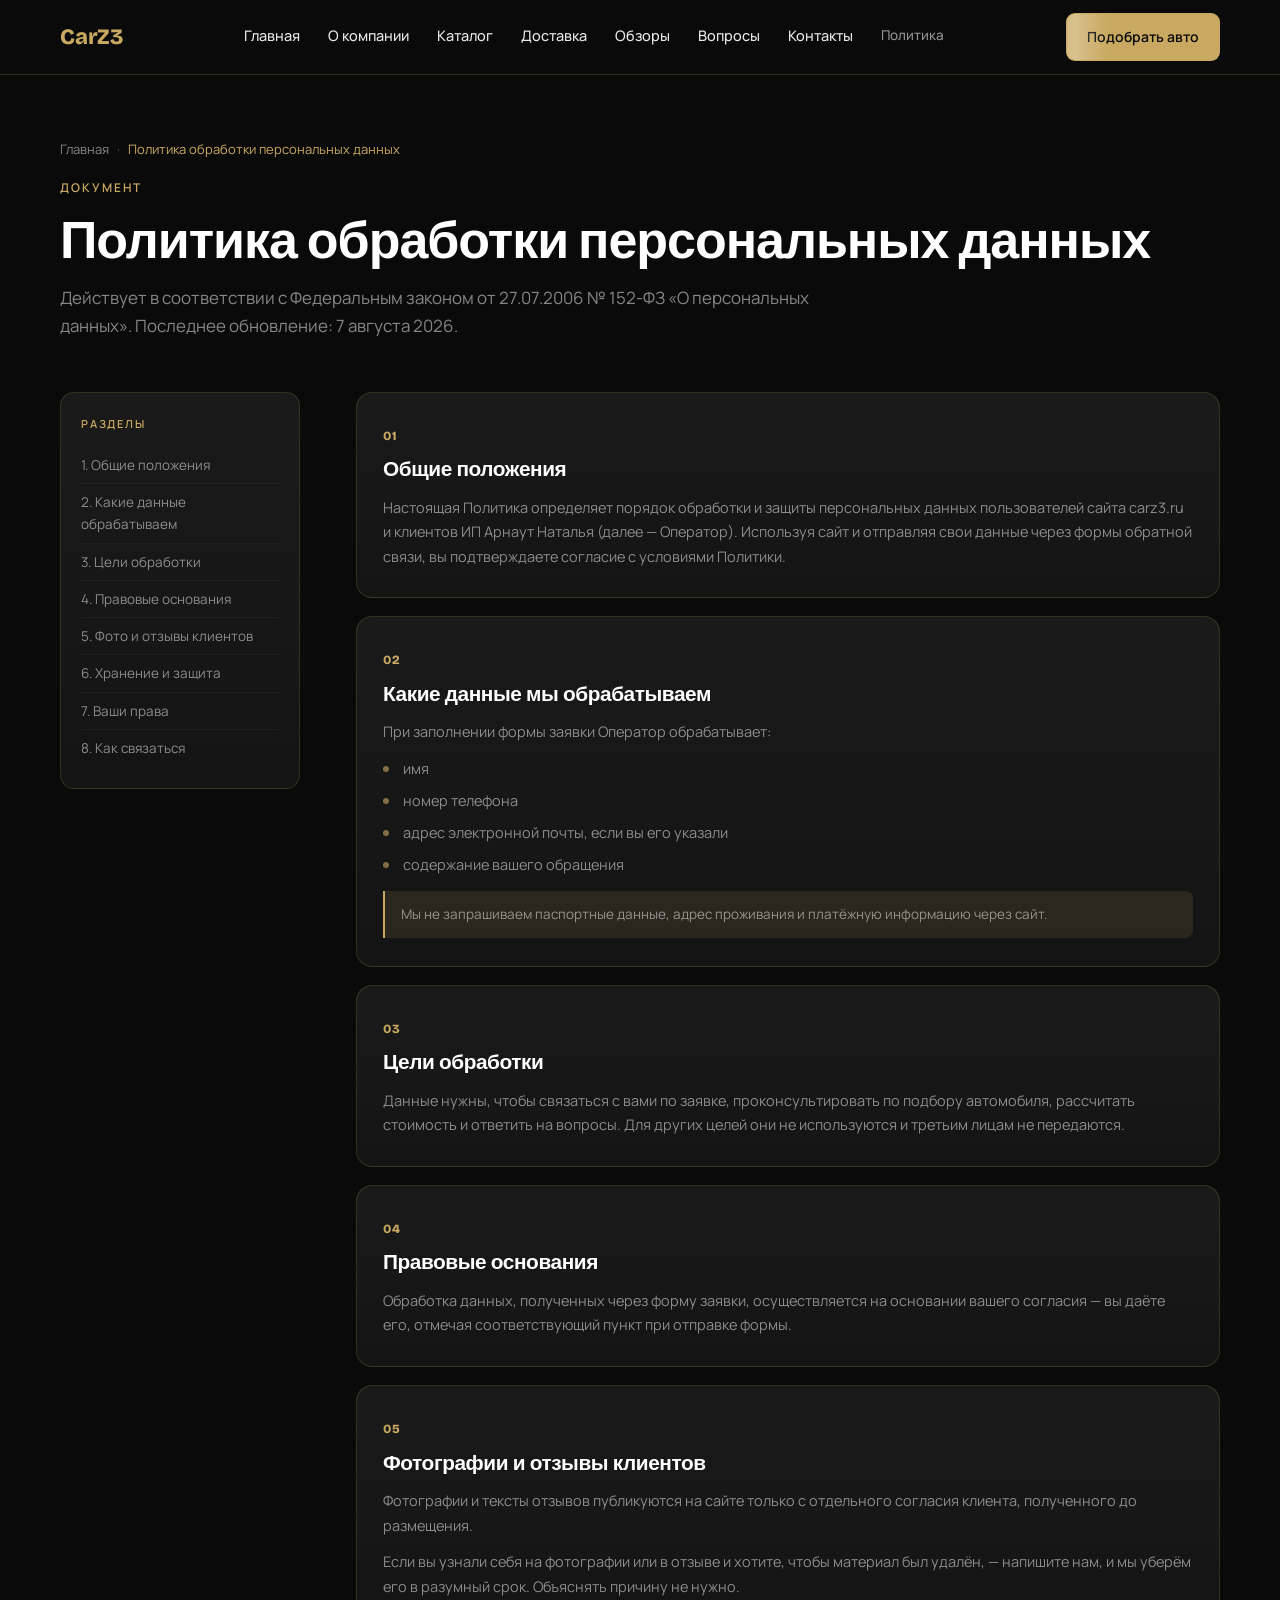
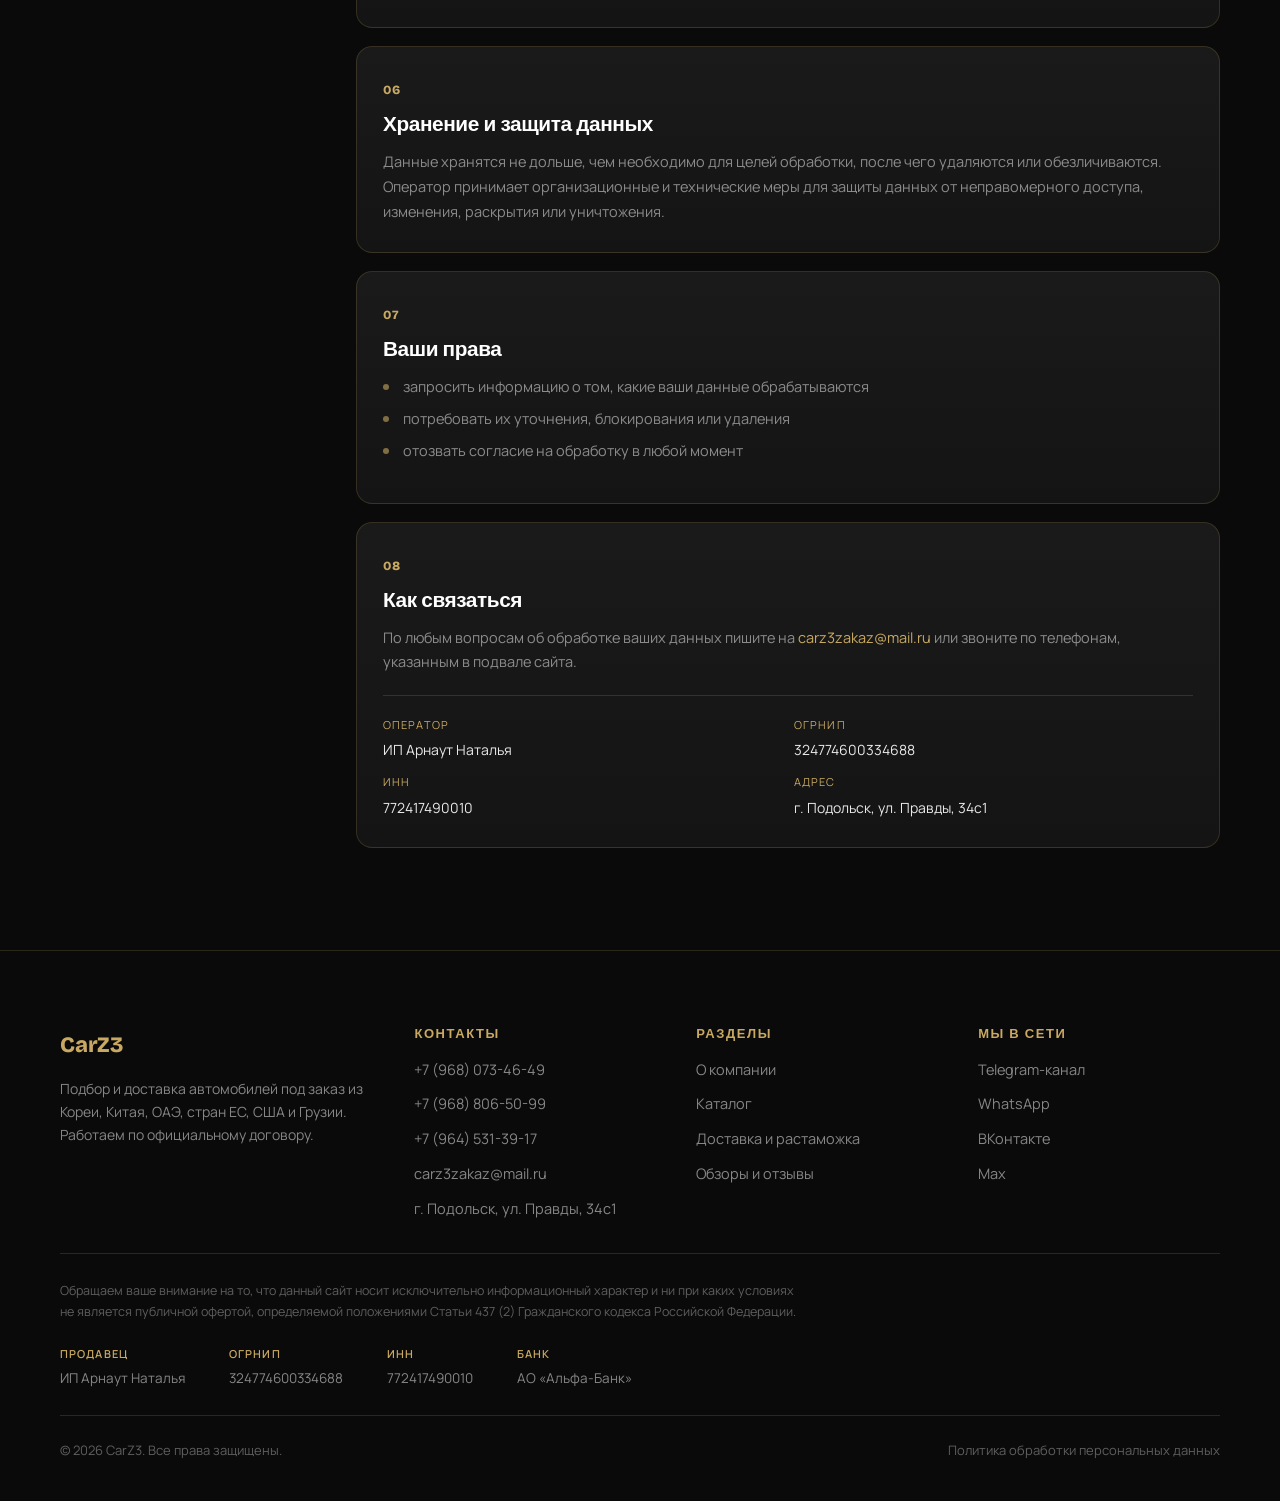
<file: privacy.html>
<!DOCTYPE html>
<html lang="ru">
<head>
<meta charset="UTF-8">
<meta name="viewport" content="width=device-width, initial-scale=1.0">
<title>Политика обработки персональных данных — CarZ3</title>
<meta name="description" content="Политика обработки персональных данных сайта carz3.ru в соответствии с 152-ФЗ. Какие данные собираются, для чего используются и как их можно удалить.">
<meta property="og:type" content="website">
<meta property="og:title" content="Политика обработки персональных данных — CarZ3">
<meta property="og:description" content="Политика обработки персональных данных сайта carz3.ru в соответствии с 152-ФЗ. Какие данные собираются, для чего используются и как их можно удалить.">
<meta property="og:locale" content="ru_RU">
<meta property="og:site_name" content="CarZ3">
<link rel="canonical" href="https://carz3.ru/privacy.html">
<meta property="og:url" content="https://carz3.ru/privacy.html">
<meta property="og:image" content="https://carz3.ru/images/og-cover.jpg">
<meta property="og:image:width" content="1200">
<meta property="og:image:height" content="630">
<meta name="theme-color" content="#0a0a0a">
<link rel="icon" href="images/favicon.png" type="image/png">
<link rel="apple-touch-icon" href="images/apple-touch-icon.png">
<link rel="preconnect" href="https://fonts.googleapis.com">
<link rel="preconnect" href="https://fonts.gstatic.com" crossorigin>
<link rel="stylesheet" href="https://fonts.googleapis.com/css2?family=Bricolage+Grotesque:opsz,wght@12..96,600..800&family=Manrope:wght@400;500;600;700&display=swap">
<link rel="stylesheet" href="style.css?v=20260810_12">
</head>
<body>

<header class="header">
  <div class="container header__inner">
    <a href="index.html" class="logo">CarZ3</a>

    <nav class="header__nav" aria-label="Основная навигация">
      <a href="index.html">Главная</a>
      <a href="about.html">О компании</a>
      <a href="catalog.html">Каталог</a>
      <a href="delivery.html">Доставка</a>
      <a href="reviews.html">Обзоры</a>
      <a href="index.html#faq">Вопросы</a>
      <a href="index.html#contacts">Контакты</a>
      <a href="privacy.html" class="nav-minor">Политика</a>
    </nav>

    <div class="header__actions">
      <a href="index.html#pick" class="btn btn--gold btn--sm">Подобрать авто</a>
    </div>

    <a href="index.html" class="header__back">← На главную</a>

    <button class="burger" type="button" data-burger aria-label="Открыть меню" aria-expanded="false" aria-controls="mobileMenu">
      <span></span><span></span><span></span>
    </button>
  </div>
</header>

<div class="menu" id="mobileMenu" data-menu>
  <nav class="menu__nav" aria-label="Мобильная навигация">
    <a href="index.html">Главная</a>
    <a href="about.html">О компании</a>
    <a href="catalog.html">Каталог</a>
    <a href="delivery.html">Доставка</a>
    <a href="reviews.html">Обзоры</a>
    <a href="index.html#faq">Вопросы</a>
    <a href="index.html#contacts">Контакты</a>
    <a href="privacy.html" class="menu__minor">Политика обработки данных</a>
  </nav>
  <div class="menu__foot">
    <a href="tel:+79680734649" class="menu__phone">+7 (968) 073-46-49</a>
    <a href="mailto:carz3zakaz@mail.ru" class="menu__mail">carz3zakaz@mail.ru</a>
    <div class="menu__btns">
      <a href="https://wa.me/79680734649" class="btn btn--outline btn--sm" target="_blank" rel="noopener noreferrer">WhatsApp</a>
      <a href="https://t.me/+0afANDHpwCtlZDJi" class="btn btn--gold btn--sm" target="_blank" rel="noopener noreferrer">Telegram</a>
    </div>
  </div>
</div>

<main>
  <section class="page-head">
    <div class="container">
      <nav class="crumbs" aria-label="Хлебные крошки">
        <ol class="crumbs__list">
          <li><a href="index.html">Главная</a></li>
          <li class="crumbs__sep" aria-hidden="true">·</li>
          <li><span aria-current="page">Политика обработки персональных данных</span></li>
        </ol>
      </nav>
      <p class="eyebrow" data-reveal>Документ</p>
      <h1 class="section-title" data-reveal>Политика обработки персональных данных</h1>
      <p class="section-lead section-lead--wide" data-reveal>
        Действует в соответствии с Федеральным законом от 27.07.2006 № 152-ФЗ «О персональных данных».
        Последнее обновление: 7 августа 2026.
      </p>
    </div>
  </section>

  <section class="section section--flush-top">
    <div class="container">
      <div class="legal-grid">

        <aside class="legal-nav" data-reveal>
          <p class="legal-nav__title">Разделы</p>
          <a href="#p1">1. Общие положения</a>
          <a href="#p2">2. Какие данные обрабатываем</a>
          <a href="#p3">3. Цели обработки</a>
          <a href="#p4">4. Правовые основания</a>
          <a href="#p5">5. Фото и отзывы клиентов</a>
          <a href="#p6">6. Хранение и защита</a>
          <a href="#p7">7. Ваши права</a>
          <a href="#p8">8. Как связаться</a>
        </aside>

        <div class="legal-body">
          <article class="legal-block" id="p1" data-reveal>
            <span class="legal-block__num">01</span>
            <h2 class="legal-block__title">Общие положения</h2>
            <p>
              Настоящая Политика определяет порядок обработки и защиты персональных
              данных пользователей сайта carz3.ru и клиентов ИП Арнаут Наталья
              (далее — Оператор). Используя сайт и отправляя свои данные через формы
              обратной связи, вы подтверждаете согласие с условиями Политики.
            </p>
          </article>

          <article class="legal-block" id="p2" data-reveal>
            <span class="legal-block__num">02</span>
            <h2 class="legal-block__title">Какие данные мы обрабатываем</h2>
            <p>При заполнении формы заявки Оператор обрабатывает:</p>
            <ul class="legal-list">
              <li>имя</li>
              <li>номер телефона</li>
              <li>адрес электронной почты, если вы его указали</li>
              <li>содержание вашего обращения</li>
            </ul>
            <p class="legal-note">
              Мы не запрашиваем паспортные данные, адрес проживания и платёжную
              информацию через сайт.
            </p>
          </article>

          <article class="legal-block" id="p3" data-reveal>
            <span class="legal-block__num">03</span>
            <h2 class="legal-block__title">Цели обработки</h2>
            <p>
              Данные нужны, чтобы связаться с вами по заявке, проконсультировать
              по подбору автомобиля, рассчитать стоимость и ответить на вопросы.
              Для других целей они не используются и третьим лицам не передаются.
            </p>
          </article>

          <article class="legal-block" id="p4" data-reveal>
            <span class="legal-block__num">04</span>
            <h2 class="legal-block__title">Правовые основания</h2>
            <p>
              Обработка данных, полученных через форму заявки, осуществляется
              на основании вашего согласия — вы даёте его, отмечая соответствующий
              пункт при отправке формы.
            </p>
          </article>

          <article class="legal-block" id="p5" data-reveal>
            <span class="legal-block__num">05</span>
            <h2 class="legal-block__title">Фотографии и отзывы клиентов</h2>
            <p>
              Фотографии и тексты отзывов публикуются на сайте только с отдельного
              согласия клиента, полученного до размещения.
            </p>
            <p>
              Если вы узнали себя на фотографии или в отзыве и хотите, чтобы материал
              был удалён, — напишите нам, и мы уберём его в разумный срок.
              Объяснять причину не нужно.
            </p>
          </article>

          <article class="legal-block" id="p6" data-reveal>
            <span class="legal-block__num">06</span>
            <h2 class="legal-block__title">Хранение и защита данных</h2>
            <p>
              Данные хранятся не дольше, чем необходимо для целей обработки, после чего
              удаляются или обезличиваются. Оператор принимает организационные
              и технические меры для защиты данных от неправомерного доступа,
              изменения, раскрытия или уничтожения.
            </p>
          </article>

          <article class="legal-block" id="p7" data-reveal>
            <span class="legal-block__num">07</span>
            <h2 class="legal-block__title">Ваши права</h2>
            <ul class="legal-list">
              <li>запросить информацию о том, какие ваши данные обрабатываются</li>
              <li>потребовать их уточнения, блокирования или удаления</li>
              <li>отозвать согласие на обработку в любой момент</li>
            </ul>
          </article>

          <article class="legal-block" id="p8" data-reveal>
            <span class="legal-block__num">08</span>
            <h2 class="legal-block__title">Как связаться</h2>
            <p>
              По любым вопросам об обработке ваших данных пишите на
              <a href="mailto:carz3zakaz@mail.ru">carz3zakaz@mail.ru</a>
              или звоните по телефонам, указанным в подвале сайта.
            </p>
            <div class="legal-req">
              <div><span>Оператор</span>ИП Арнаут Наталья</div>
              <div><span>ОГРНИП</span>324774600334688</div>
              <div><span>ИНН</span>772417490010</div>
              <div><span>Адрес</span>г. Подольск, ул. Правды, 34с1</div>
            </div>
          </article>

        </div>
      </div>
    </div>
  </section>

</main>

<footer class="footer divider-top">
  <div class="container">
    <div class="footer__grid">
      <div class="footer__brand">
        <span class="logo">CarZ3</span>
        <p class="footer__about">
          Подбор и доставка автомобилей под заказ из Кореи, Китая, ОАЭ,
          стран ЕС, США и Грузии. Работаем по официальному договору.
        </p>
      </div>

      <div>
        <h3 class="footer__heading">Контакты</h3>
        <div class="footer__list">
          <a href="tel:+79680734649">+7 (968) 073-46-49</a>
          <a href="tel:+79688065099">+7 (968) 806-50-99</a>
          <a href="tel:+79645313917">+7 (964) 531-39-17</a>
          <a href="mailto:carz3zakaz@mail.ru">carz3zakaz@mail.ru</a>
          <span>г. Подольск, ул. Правды, 34с1</span>
        </div>
      </div>

      <div>
        <h3 class="footer__heading">Разделы</h3>
        <div class="footer__list">
          <a href="about.html">О компании</a>
          <a href="catalog.html">Каталог</a>
          <a href="delivery.html">Доставка и растаможка</a>
          <a href="reviews.html">Обзоры и отзывы</a>
        </div>
      </div>

      <div>
        <h3 class="footer__heading">Мы в сети</h3>
        <div class="footer__list">
          <a href="https://t.me/+0afANDHpwCtlZDJi" target="_blank" rel="noopener noreferrer">Telegram-канал</a>
          <a href="https://wa.me/79680734649" target="_blank" rel="noopener noreferrer">WhatsApp</a>
          <a href="https://vk.com/carz3" target="_blank" rel="noopener noreferrer">ВКонтакте</a>
          <a href="https://max.ru/join/vPvrdZpJVIAUYJp5-7tkf1LThWF6Cx9baZkv3ul__Uo" target="_blank" rel="noopener noreferrer">Max</a>
        </div>
      </div>
    </div>

    <div class="footer__legal">
      <p class="footer__disclaimer">
        Обращаем ваше внимание на то, что данный сайт носит исключительно информационный
        характер и ни при каких условиях не является публичной офертой, определяемой
        положениями Статьи 437 (2) Гражданского кодекса Российской Федерации.
      </p>
      <dl class="footer__requisites">
        <div>
          <dt>Продавец</dt>
          <dd>ИП Арнаут Наталья</dd>
        </div>
        <div>
          <dt>ОГРНИП</dt>
          <dd>324774600334688</dd>
        </div>
        <div>
          <dt>ИНН</dt>
          <dd>772417490010</dd>
        </div>
        <div>
          <dt>Банк</dt>
          <dd>АО «Альфа-Банк»</dd>
        </div>
      </dl>
    </div>

    <div class="footer__bottom">
      <span>© <span id="year">2026</span> CarZ3. Все права защищены.</span>
      <a href="privacy.html">Политика обработки персональных данных</a>
    </div>
  </div>
</footer>

<nav class="dock" data-dock aria-label="Быстрая связь">
  <a class="dock__btn" href="tel:+79680734649">
    <svg viewBox="0 0 24 24" fill="none" stroke="currentColor" stroke-width="1.6" stroke-linecap="round" stroke-linejoin="round" aria-hidden="true">
      <path d="M6.5 3.5h3l1.5 4-2 1.4a12 12 0 0 0 5.1 5.1l1.4-2 4 1.5v3a2 2 0 0 1-2.2 2A16.5 16.5 0 0 1 4.5 5.7a2 2 0 0 1 2-2.2z"/>
    </svg>
    Позвонить
  </a>
  <a class="dock__btn" href="https://wa.me/79680734649" target="_blank" rel="noopener noreferrer">
    <svg viewBox="0 0 24 24" fill="none" stroke="currentColor" stroke-width="1.6" stroke-linecap="round" stroke-linejoin="round" aria-hidden="true">
      <path d="M20 11.5a7.5 7.5 0 0 1-11 6.7L4.5 19.5l1.4-4.4A7.5 7.5 0 1 1 20 11.5z"/>
    </svg>
    WhatsApp
  </a>
  <a class="dock__btn" href="https://t.me/carz3zakaz3" target="_blank" rel="noopener noreferrer">
    <svg viewBox="0 0 24 24" fill="none" stroke="currentColor" stroke-width="1.6" stroke-linecap="round" stroke-linejoin="round" aria-hidden="true">
      <path d="m20.5 4.5-3 15-5-4.5-2.5 3v-4.5l8-7-9.5 5.5-4.5-1.5z"/>
    </svg>
    Telegram
  </a>
  <a class="dock__btn dock__btn--gold" href="catalog.html">
    <svg viewBox="0 0 24 24" fill="none" stroke="currentColor" stroke-width="1.6" stroke-linecap="round" stroke-linejoin="round" aria-hidden="true">
      <path d="M3 13h18M5.5 13l1.6-4.6A2 2 0 0 1 9 7h6a2 2 0 0 1 1.9 1.4L18.5 13"/>
      <path d="M4 13v4h16v-4"/><circle cx="7.5" cy="17" r="1.4"/><circle cx="16.5" cy="17" r="1.4"/>
    </svg>
    Каталог
  </a>
</nav>

<script src="app.js?v=20260810_12" defer></script>
</body>
</html>
</file>
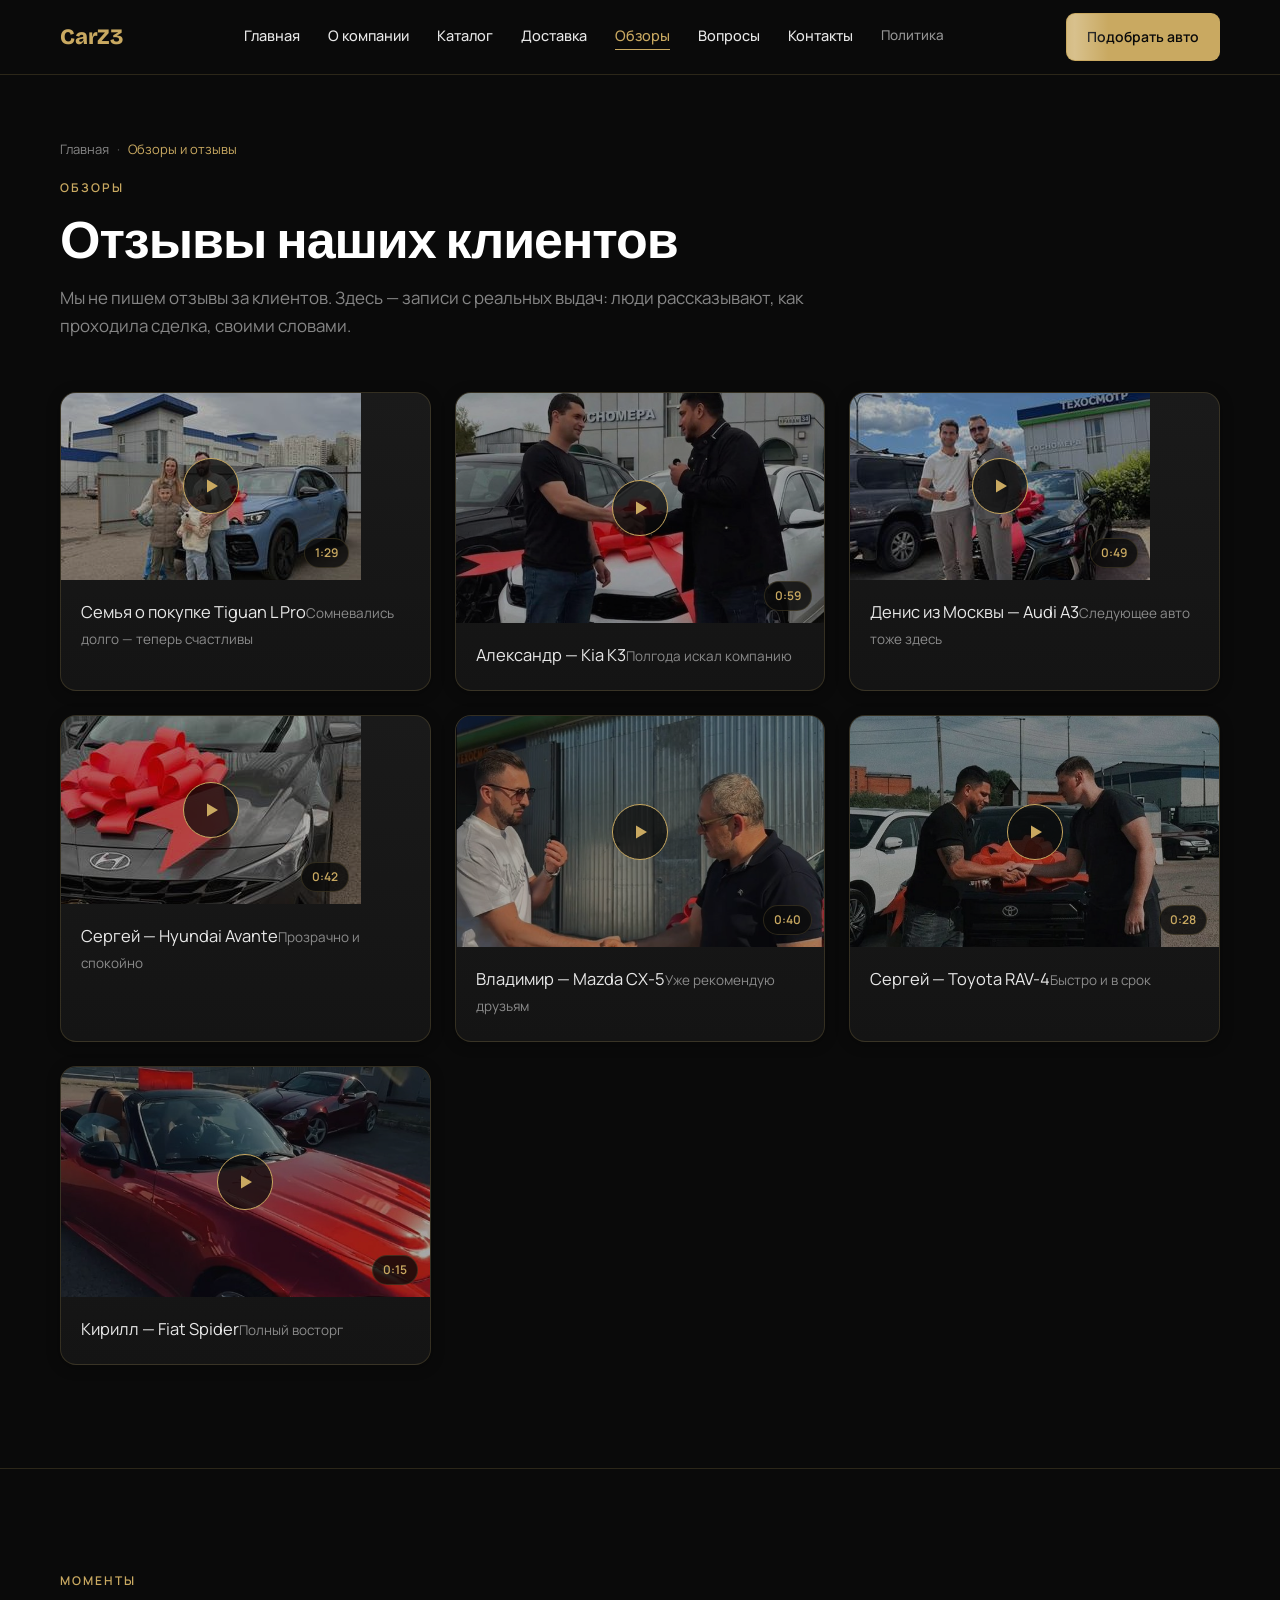
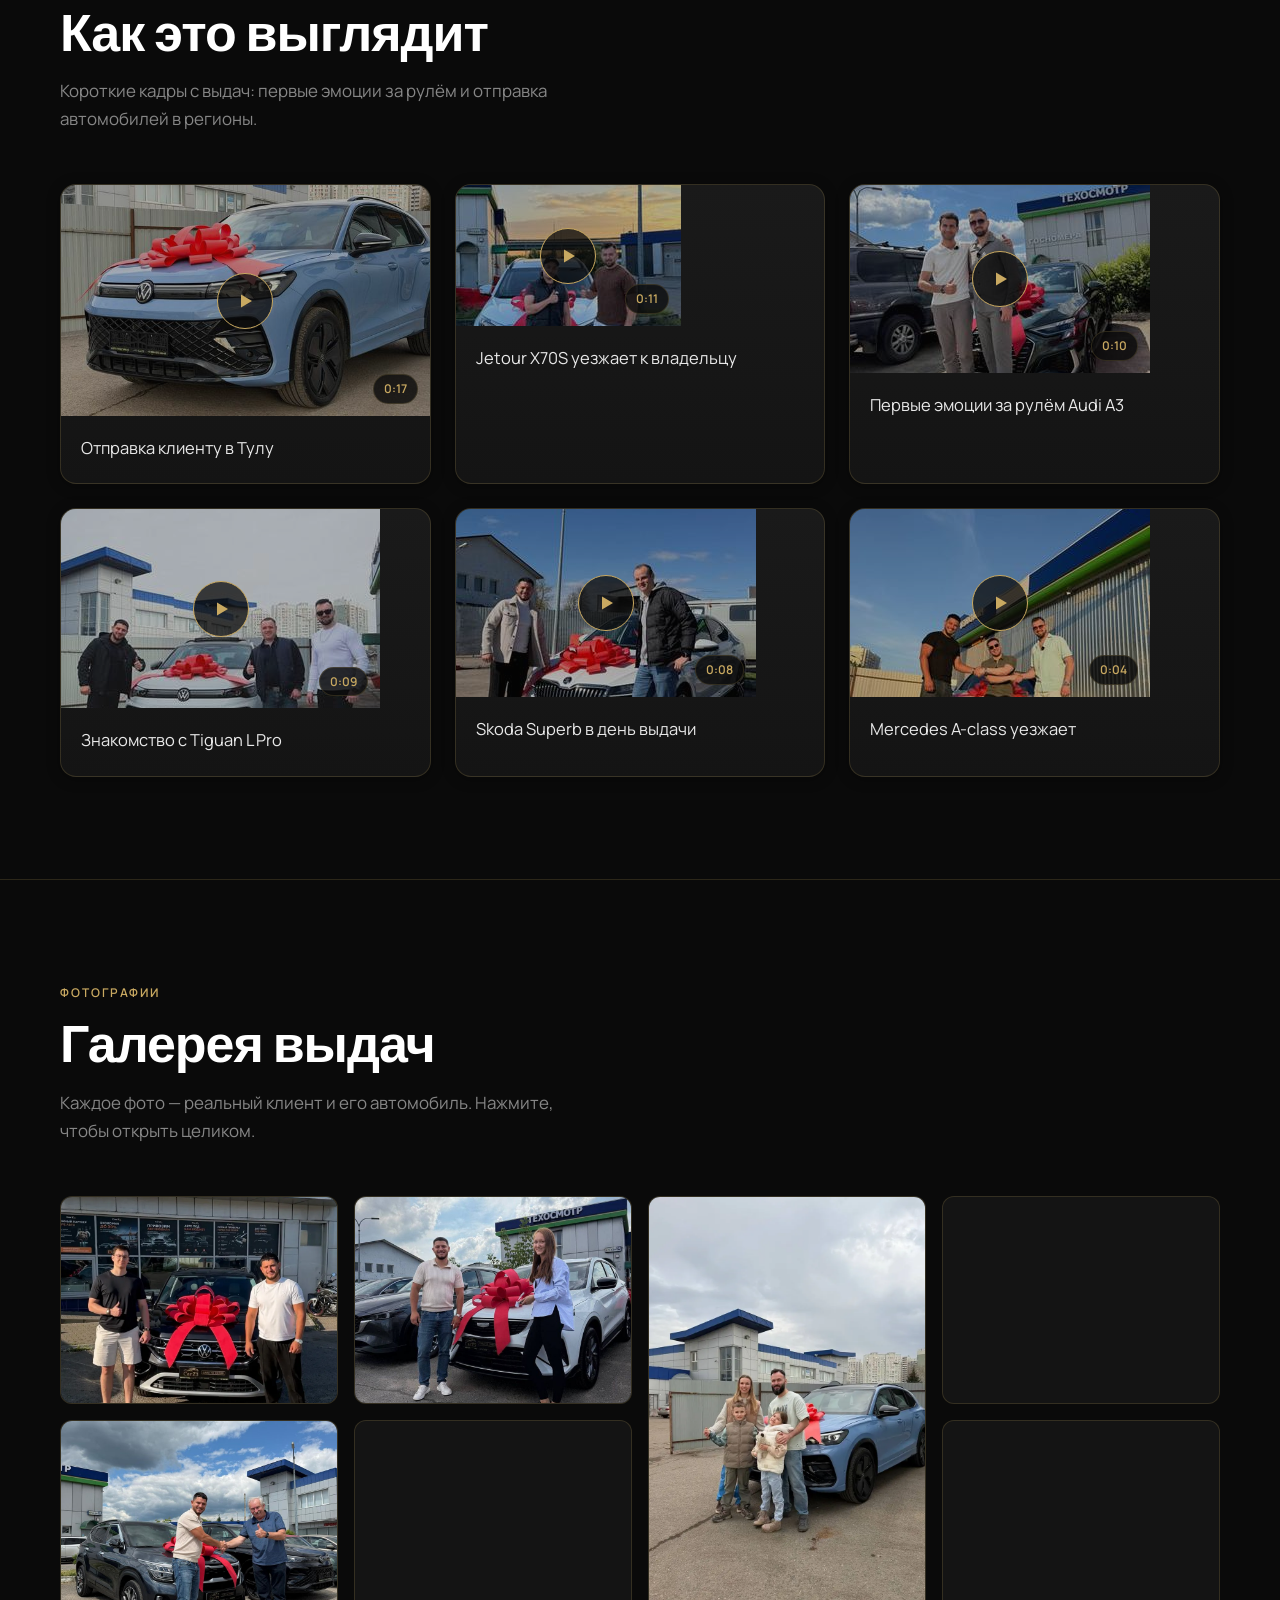
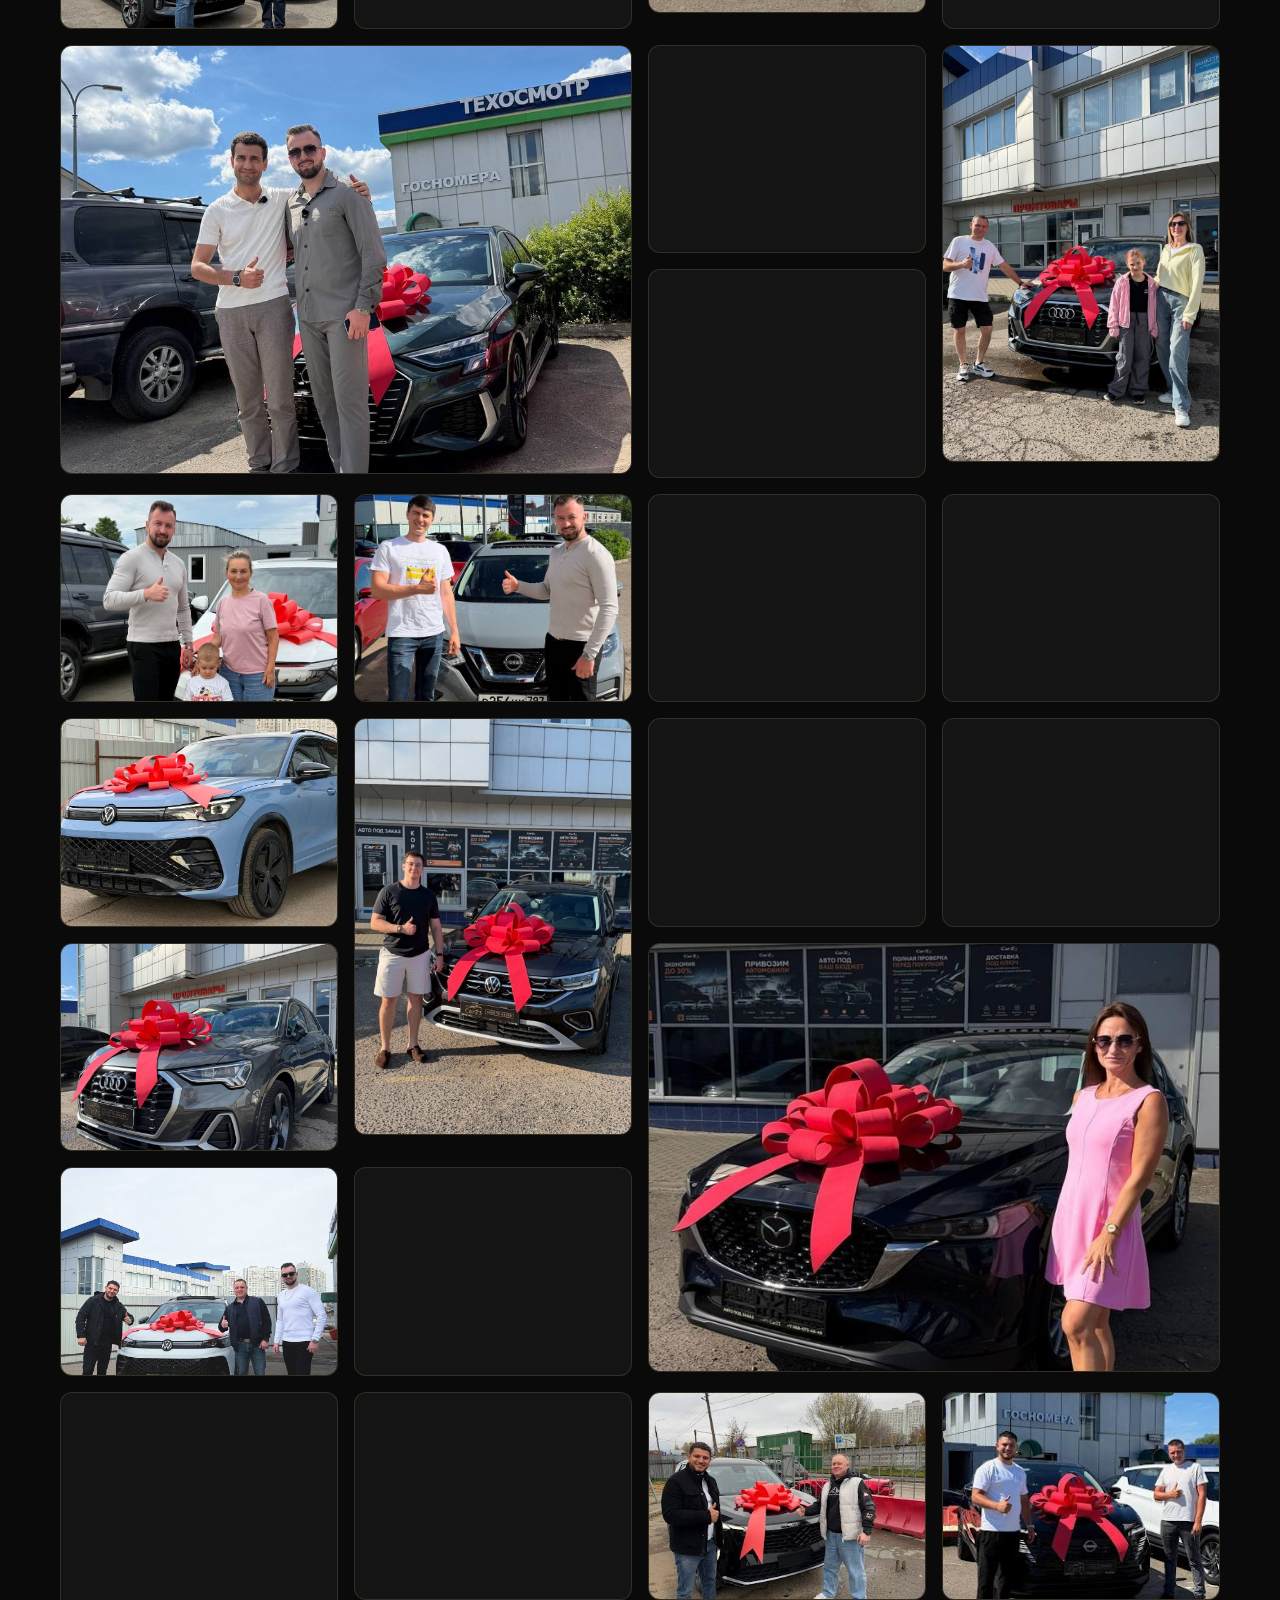
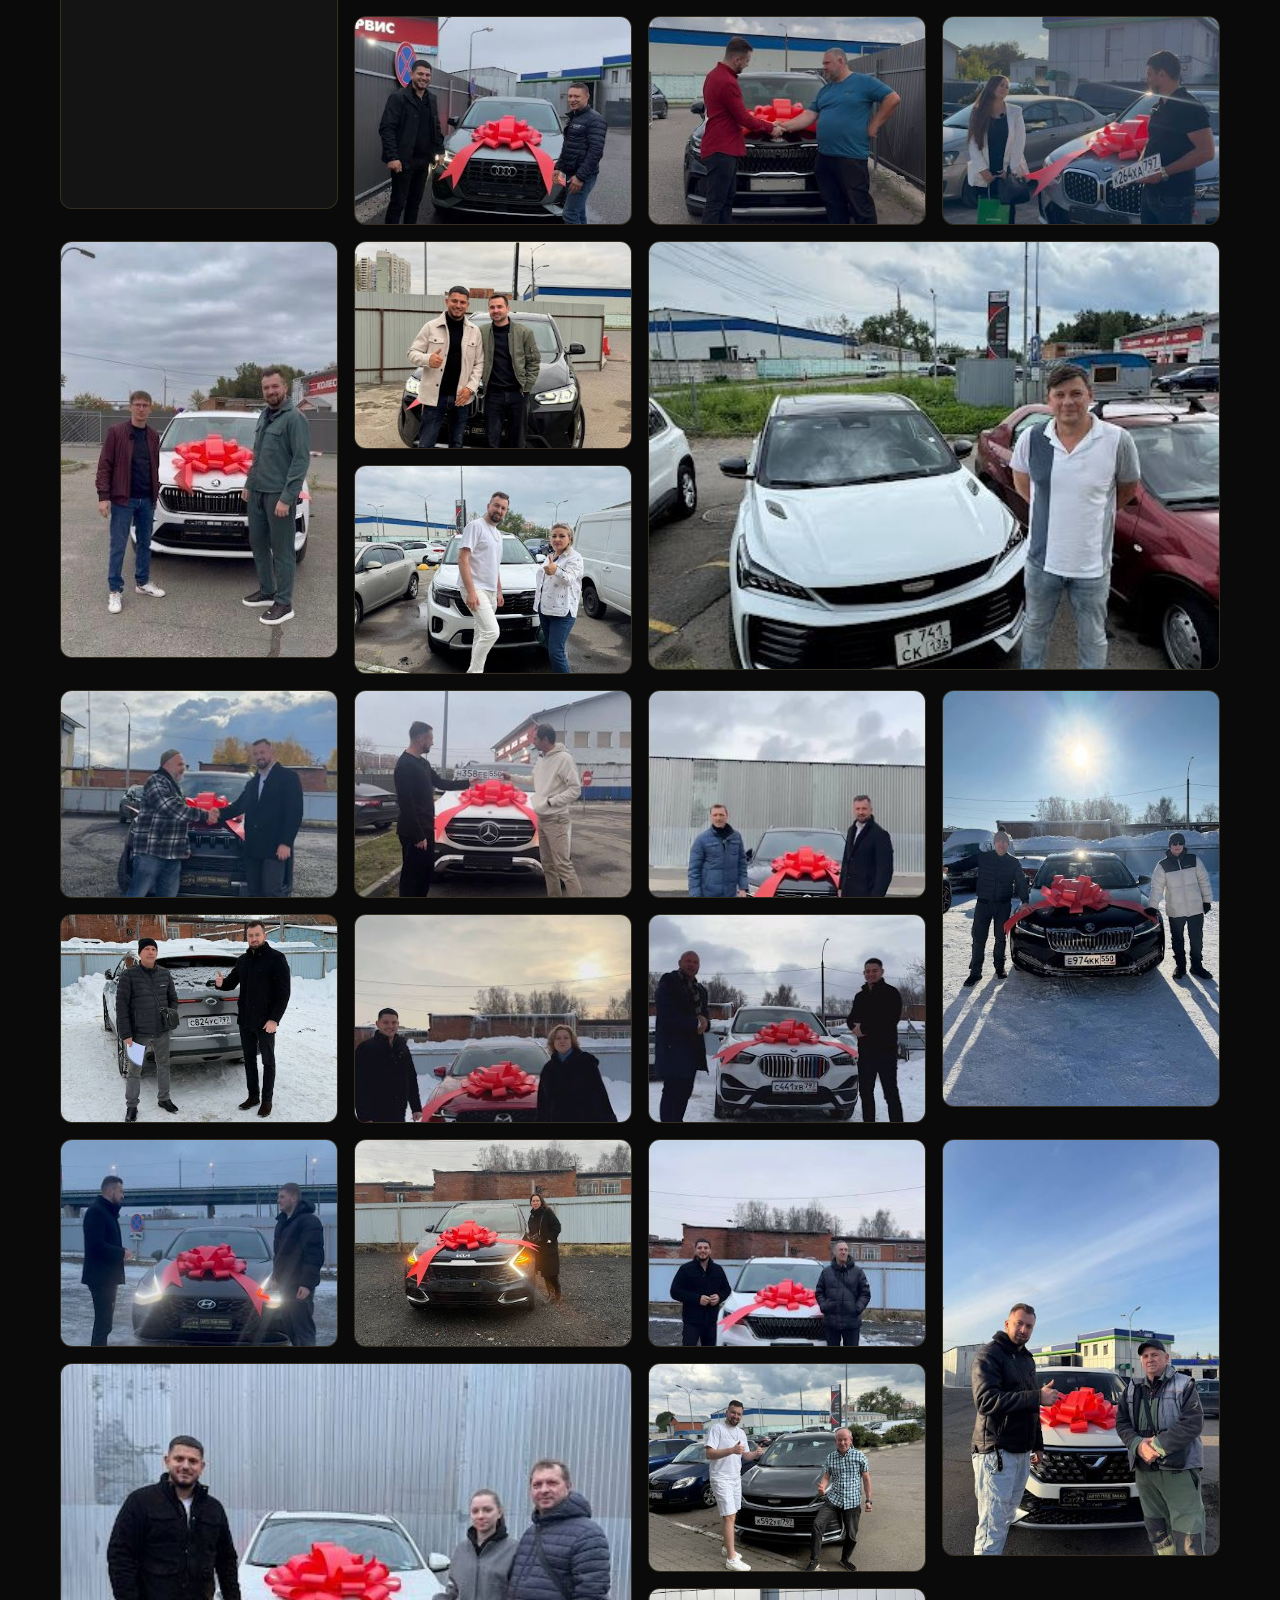
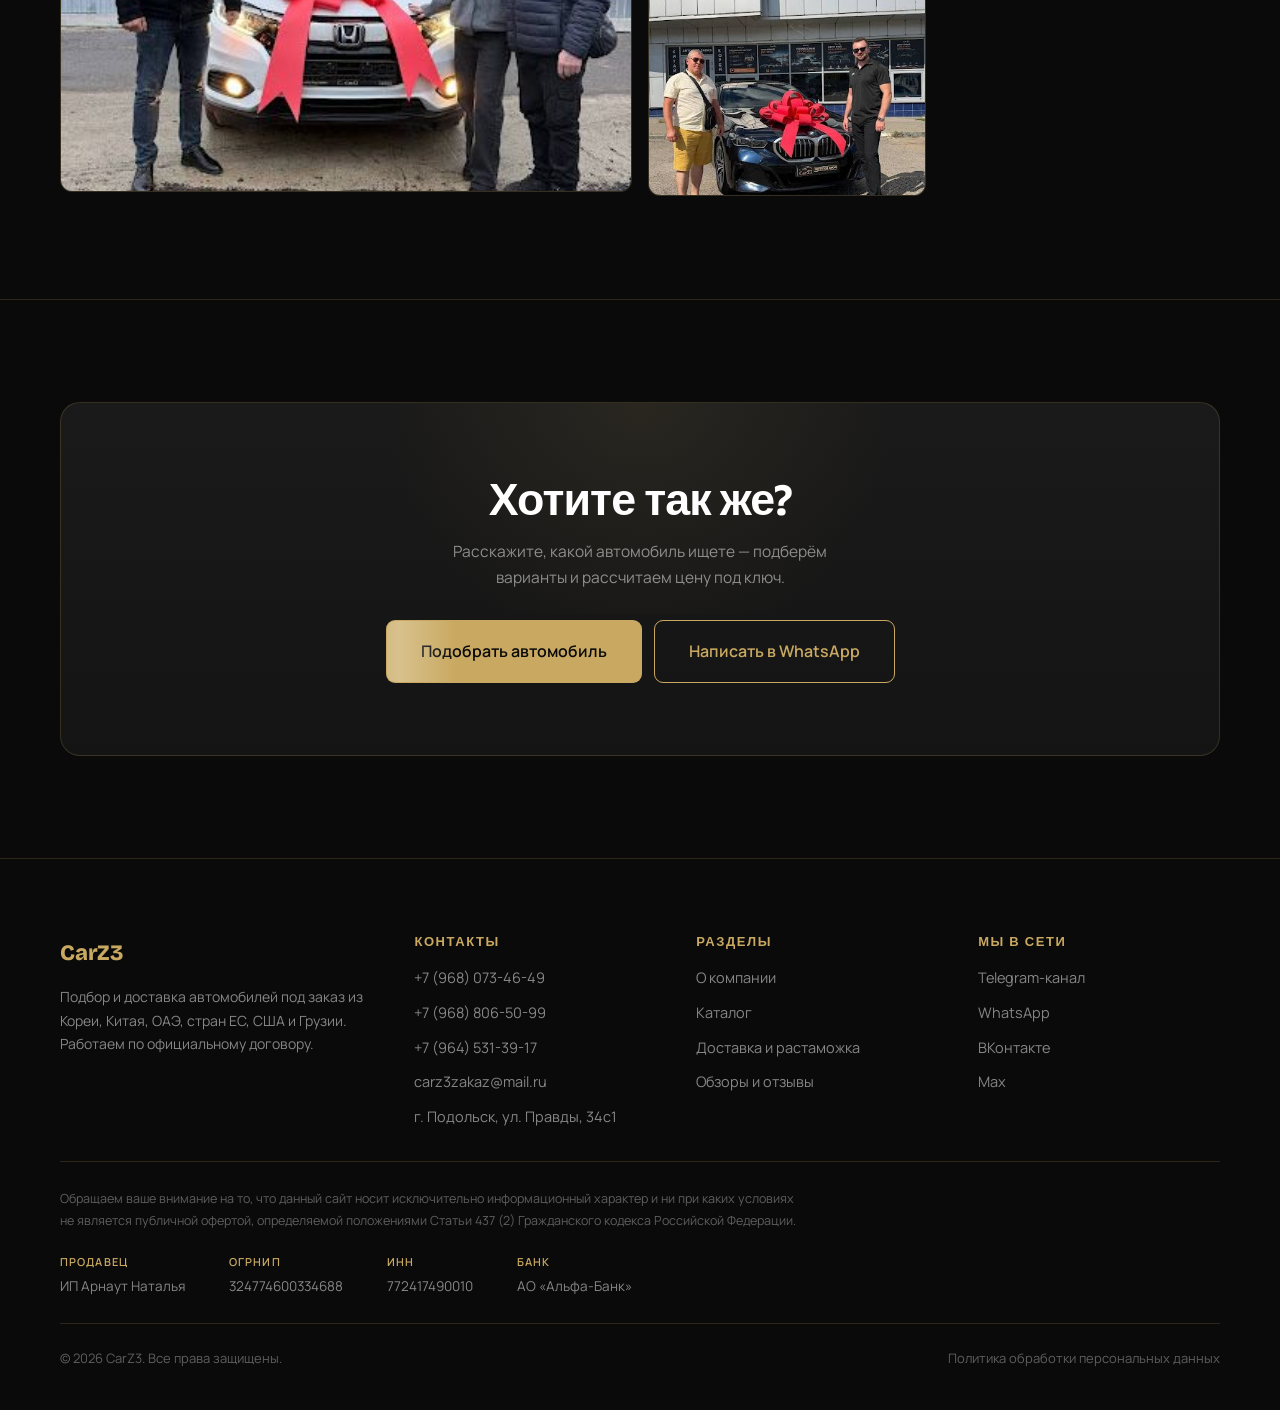
<file: reviews.html>
<!DOCTYPE html>
<html lang="ru">
<head>
<meta charset="UTF-8">
<meta name="viewport" content="width=device-width, initial-scale=1.0">
<title>Обзоры и отзывы клиентов CarZ3 — видео с выдач автомобилей</title>
<meta name="description" content="Видео-отзывы клиентов CarZ3 и фотографии с выдач автомобилей из Кореи, Китая и ОАЭ. Реальные истории покупки под заказ.">
<meta property="og:type" content="website">
<meta property="og:title" content="Обзоры и отзывы клиентов CarZ3 — видео с выдач автомобилей">
<meta property="og:description" content="Видео-отзывы клиентов CarZ3 и фотографии с выдач автомобилей из Кореи, Китая и ОАЭ. Реальные истории покупки под заказ.">
<meta property="og:locale" content="ru_RU">
<meta property="og:site_name" content="CarZ3">
<link rel="canonical" href="https://carz3.ru/reviews.html">
<meta property="og:url" content="https://carz3.ru/reviews.html">
<meta property="og:image" content="https://carz3.ru/images/og-cover.jpg">
<meta property="og:image:width" content="1200">
<meta property="og:image:height" content="630">
<meta name="theme-color" content="#0a0a0a">
<link rel="icon" href="images/favicon.png" type="image/png">
<link rel="apple-touch-icon" href="images/apple-touch-icon.png">
<link rel="preconnect" href="https://fonts.googleapis.com">
<link rel="preconnect" href="https://fonts.gstatic.com" crossorigin>
<link rel="stylesheet" href="https://fonts.googleapis.com/css2?family=Bricolage+Grotesque:opsz,wght@12..96,600..800&family=Manrope:wght@400;500;600;700&display=swap">
<link rel="stylesheet" href="style.css?v=20260810_12">
</head>
<body>

<header class="header">
  <div class="container header__inner">
    <a href="index.html" class="logo">CarZ3</a>

    <nav class="header__nav" aria-label="Основная навигация">
      <a href="index.html">Главная</a>
      <a href="about.html">О компании</a>
      <a href="catalog.html">Каталог</a>
      <a href="delivery.html">Доставка</a>
      <a href="reviews.html" class="is-current">Обзоры</a>
      <a href="index.html#faq">Вопросы</a>
      <a href="index.html#contacts">Контакты</a>
      <a href="privacy.html" class="nav-minor">Политика</a>
    </nav>

    <div class="header__actions">
      <a href="index.html#pick" class="btn btn--gold btn--sm">Подобрать авто</a>
    </div>

    <a href="index.html" class="header__back">← На главную</a>

    <button class="burger" type="button" data-burger aria-label="Открыть меню" aria-expanded="false" aria-controls="mobileMenu">
      <span></span><span></span><span></span>
    </button>
  </div>
</header>

<div class="menu" id="mobileMenu" data-menu>
  <nav class="menu__nav" aria-label="Мобильная навигация">
    <a href="index.html">Главная</a>
    <a href="about.html">О компании</a>
    <a href="catalog.html">Каталог</a>
    <a href="delivery.html">Доставка</a>
    <a href="reviews.html">Обзоры</a>
    <a href="index.html#faq">Вопросы</a>
    <a href="index.html#contacts">Контакты</a>
    <a href="privacy.html" class="menu__minor">Политика обработки данных</a>
  </nav>
  <div class="menu__foot">
    <a href="tel:+79680734649" class="menu__phone">+7 (968) 073-46-49</a>
    <a href="mailto:carz3zakaz@mail.ru" class="menu__mail">carz3zakaz@mail.ru</a>
    <div class="menu__btns">
      <a href="https://wa.me/79680734649" class="btn btn--outline btn--sm" target="_blank" rel="noopener noreferrer">WhatsApp</a>
      <a href="https://t.me/+0afANDHpwCtlZDJi" class="btn btn--gold btn--sm" target="_blank" rel="noopener noreferrer">Telegram</a>
    </div>
  </div>
</div>

<main>

  <section class="page-head">
    <div class="container">
      <nav class="crumbs" aria-label="Хлебные крошки">
        <ol class="crumbs__list">
          <li><a href="index.html">Главная</a></li>
          <li class="crumbs__sep" aria-hidden="true">·</li>
          <li><span aria-current="page">Обзоры и отзывы</span></li>
        </ol>
      </nav>
      <p class="eyebrow" data-reveal>Обзоры</p>
      <h1 class="section-title" data-reveal>Отзывы наших клиентов</h1>
      <p class="section-lead section-lead--wide" data-reveal>
        Мы не пишем отзывы за клиентов. Здесь — записи с реальных выдач:
        люди рассказывают, как проходила сделка, своими словами.
      </p>
    </div>
  </section>

  <section class="section section--flush-top">
    <div class="container">
      <div class="videos" id="videoGrid"></div>
    </div>
  </section>

  <section class="section divider-top">
    <div class="container">
      <div class="section-head">
        <p class="eyebrow" data-reveal>Моменты</p>
        <h2 class="section-title" data-reveal>Как это выглядит</h2>
        <p class="section-lead" data-reveal>
          Короткие кадры с выдач: первые эмоции за рулём и отправка автомобилей в регионы.
        </p>
      </div>
      <div class="videos videos--clips" id="clipGrid"></div>
    </div>
  </section>

  <section class="section divider-top">
    <div class="container">
      <div class="section-head">
        <p class="eyebrow" data-reveal>Фотографии</p>
        <h2 class="section-title" data-reveal>Галерея выдач</h2>
        <p class="section-lead" data-reveal>
          Каждое фото — реальный клиент и его автомобиль. Нажмите, чтобы открыть целиком.
        </p>
      </div>
      <div class="gallery gallery--mosaic" id="galleryGrid"></div>
    </div>
  </section>

  <section class="section divider-top">
    <div class="container">
      <div class="cta" data-reveal>
        <h2 class="cta__title">Хотите так же?</h2>
        <p class="cta__lead">Расскажите, какой автомобиль ищете — подберём варианты и рассчитаем цену под ключ.</p>
        <div class="cta__actions">
          <a href="index.html#pick" class="btn btn--gold btn--lg">Подобрать автомобиль</a>
          <a href="https://wa.me/79680734649" class="btn btn--outline btn--lg" target="_blank" rel="noopener noreferrer">Написать в WhatsApp</a>
        </div>
      </div>
    </div>
  </section>

</main>

<footer class="footer divider-top">
  <div class="container">
    <div class="footer__grid">
      <div class="footer__brand">
        <span class="logo">CarZ3</span>
        <p class="footer__about">
          Подбор и доставка автомобилей под заказ из Кореи, Китая, ОАЭ,
          стран ЕС, США и Грузии. Работаем по официальному договору.
        </p>
      </div>

      <div>
        <h3 class="footer__heading">Контакты</h3>
        <div class="footer__list">
          <a href="tel:+79680734649">+7 (968) 073-46-49</a>
          <a href="tel:+79688065099">+7 (968) 806-50-99</a>
          <a href="tel:+79645313917">+7 (964) 531-39-17</a>
          <a href="mailto:carz3zakaz@mail.ru">carz3zakaz@mail.ru</a>
          <span>г. Подольск, ул. Правды, 34с1</span>
        </div>
      </div>

      <div>
        <h3 class="footer__heading">Разделы</h3>
        <div class="footer__list">
          <a href="about.html">О компании</a>
          <a href="catalog.html">Каталог</a>
          <a href="delivery.html">Доставка и растаможка</a>
          <a href="reviews.html">Обзоры и отзывы</a>
        </div>
      </div>

      <div>
        <h3 class="footer__heading">Мы в сети</h3>
        <div class="footer__list">
          <a href="https://t.me/+0afANDHpwCtlZDJi" target="_blank" rel="noopener noreferrer">Telegram-канал</a>
          <a href="https://wa.me/79680734649" target="_blank" rel="noopener noreferrer">WhatsApp</a>
          <a href="https://vk.com/carz3" target="_blank" rel="noopener noreferrer">ВКонтакте</a>
          <a href="https://max.ru/join/vPvrdZpJVIAUYJp5-7tkf1LThWF6Cx9baZkv3ul__Uo" target="_blank" rel="noopener noreferrer">Max</a>
        </div>
      </div>
    </div>

    <div class="footer__legal">
      <p class="footer__disclaimer">
        Обращаем ваше внимание на то, что данный сайт носит исключительно информационный
        характер и ни при каких условиях не является публичной офертой, определяемой
        положениями Статьи 437 (2) Гражданского кодекса Российской Федерации.
      </p>
      <dl class="footer__requisites">
        <div>
          <dt>Продавец</dt>
          <dd>ИП Арнаут Наталья</dd>
        </div>
        <div>
          <dt>ОГРНИП</dt>
          <dd>324774600334688</dd>
        </div>
        <div>
          <dt>ИНН</dt>
          <dd>772417490010</dd>
        </div>
        <div>
          <dt>Банк</dt>
          <dd>АО «Альфа-Банк»</dd>
        </div>
      </dl>
    </div>

    <div class="footer__bottom">
      <span>© <span id="year">2026</span> CarZ3. Все права защищены.</span>
      <a href="privacy.html">Политика обработки персональных данных</a>
    </div>
  </div>
</footer>

<nav class="dock" data-dock aria-label="Быстрая связь">
  <a class="dock__btn" href="tel:+79680734649">
    <svg viewBox="0 0 24 24" fill="none" stroke="currentColor" stroke-width="1.6" stroke-linecap="round" stroke-linejoin="round" aria-hidden="true">
      <path d="M6.5 3.5h3l1.5 4-2 1.4a12 12 0 0 0 5.1 5.1l1.4-2 4 1.5v3a2 2 0 0 1-2.2 2A16.5 16.5 0 0 1 4.5 5.7a2 2 0 0 1 2-2.2z"/>
    </svg>
    Позвонить
  </a>
  <a class="dock__btn" href="https://wa.me/79680734649" target="_blank" rel="noopener noreferrer">
    <svg viewBox="0 0 24 24" fill="none" stroke="currentColor" stroke-width="1.6" stroke-linecap="round" stroke-linejoin="round" aria-hidden="true">
      <path d="M20 11.5a7.5 7.5 0 0 1-11 6.7L4.5 19.5l1.4-4.4A7.5 7.5 0 1 1 20 11.5z"/>
    </svg>
    WhatsApp
  </a>
  <a class="dock__btn" href="https://t.me/carz3zakaz3" target="_blank" rel="noopener noreferrer">
    <svg viewBox="0 0 24 24" fill="none" stroke="currentColor" stroke-width="1.6" stroke-linecap="round" stroke-linejoin="round" aria-hidden="true">
      <path d="m20.5 4.5-3 15-5-4.5-2.5 3v-4.5l8-7-9.5 5.5-4.5-1.5z"/>
    </svg>
    Telegram
  </a>
  <a class="dock__btn dock__btn--gold" href="catalog.html">
    <svg viewBox="0 0 24 24" fill="none" stroke="currentColor" stroke-width="1.6" stroke-linecap="round" stroke-linejoin="round" aria-hidden="true">
      <path d="M3 13h18M5.5 13l1.6-4.6A2 2 0 0 1 9 7h6a2 2 0 0 1 1.9 1.4L18.5 13"/>
      <path d="M4 13v4h16v-4"/><circle cx="7.5" cy="17" r="1.4"/><circle cx="16.5" cy="17" r="1.4"/>
    </svg>
    Каталог
  </a>
</nav>

<script src="app.js?v=20260810_12" defer></script>
</body>
</html>
</file>
<file: style.css>
:root{--bg-page:#0a0a0a;--bg-card:#1a1a1a;--bg-card-alt:#141414;--gold:#C9A961;--gold-hover:#E4CD8E;--gold-soft:rgba(201,169,97,0.12);--gold-line:rgba(201,169,97,0.18);--gold-glow:rgba(201,169,97,0.22);--text-main:#e8e8e8;--text-heading:#ffffff;--text-muted:rgba(232,232,232,0.56);--text-faint:rgba(232,232,232,0.38);--danger:#c4564f;--danger-soft:rgba(196,86,79,0.14);--font-heading:'Bricolage Grotesque',sans-serif;--font-body:'Manrope',sans-serif;--container:1240px;--header-h:74px;--shadow-rest:0 2px 14px rgba(0,0,0,0.32);--shadow-lift:0 20px 44px rgba(0,0,0,0.52)}*{margin:0;padding:0;box-sizing:border-box}html{scroll-behavior:smooth;-webkit-text-size-adjust:100%}body{background:var(--bg-page);color:var(--text-main);font-family:var(--font-body);font-size:16px;line-height:1.65;overflow-x:hidden;-webkit-font-smoothing:antialiased;-moz-osx-font-smoothing:grayscale}body.is-scroll-locked{overflow:hidden}img{max-width:100%;display:block}a{color:inherit;text-decoration:none}ol,ul{list-style:none}button{font:inherit;background:none;border:none;cursor:pointer;color:inherit}svg{display:block}h1,h2,h3{font-family:var(--font-heading);color:var(--text-heading);font-weight:700;line-height:1.12;letter-spacing:-0.02em}a:focus-visible,button:focus-visible{outline:2px solid var(--gold);outline-offset:3px;border-radius:4px}.container{width:100%;max-width:var(--container);margin:0 auto;padding:0 20px}.section{padding:clamp(56px,8vw,118px) 0}.section--tight{padding:clamp(36px,5vw,64px) 0}.section[id]{scroll-margin-top:calc(var(--header-h) + 12px)}.divider-top{border-top:1px solid var(--gold-line)}@media (min-width:768px){.container{padding:0 40px}}.eyebrow{font-size:12px;letter-spacing:0.16em;text-transform:uppercase;color:var(--gold);font-weight:600;margin-bottom:14px}.section-title{font-size:clamp(1.75rem,1.2rem + 2.6vw,3.25rem);margin-bottom:14px}.section-lead{color:var(--text-muted);font-size:clamp(0.94rem,0.9rem + 0.2vw,1.06rem);max-width:520px;margin-bottom:clamp(32px,4vw,56px)}.section-lead--wide{max-width:780px}.section-lead--flush{margin-bottom:0}.section-head{margin-bottom:clamp(32px,4vw,56px)}.section-head .section-lead{margin-bottom:0}.reveal{opacity:0;transform:translateY(20px);transition:opacity .5s ease,transform .5s ease}.reveal.is-visible{opacity:1;transform:translateY(0)}.btn{display:inline-flex;align-items:center;justify-content:center;gap:9px;padding:15px 28px;border-radius:9px;font-family:var(--font-body);font-weight:600;font-size:15px;border:1.5px solid transparent;min-height:50px;text-align:center;transition:background-color .22s ease,border-color .22s ease,color .22s ease,transform .22s ease,box-shadow .22s ease}.btn--gold{background:var(--gold);color:#0a0a0a}.btn--gold:hover{background:var(--gold-hover);transform:translateY(-4px);box-shadow:0 14px 30px rgba(201,169,97,0.26)}.btn--outline{background:transparent;border-color:var(--gold);color:var(--gold)}.btn--outline:hover{background:var(--gold-soft);border-color:var(--gold-hover);color:var(--gold-hover);transform:translateY(-4px)}.btn--ghost{background:transparent;border-color:var(--gold-line);color:var(--text-main)}.btn--ghost:hover{border-color:var(--gold);color:var(--gold);transform:translateY(-4px)}.btn--sm{padding:11px 20px;font-size:14px;min-height:44px}.btn--lg{padding:17px 34px;font-size:16px;min-height:56px}.btn--full{width:100%}.header{position:sticky;top:0;z-index:400;background:var(--bg-page);border-bottom:1px solid var(--gold-line)}.header__inner{display:flex;align-items:center;justify-content:space-between;gap:16px;height:var(--header-h)}.logo{font-family:var(--font-heading);font-weight:800;font-size:22px;color:var(--gold);letter-spacing:-0.01em;white-space:nowrap}.header__back{font-size:14px;color:var(--text-muted);white-space:nowrap;margin-left:auto;margin-right:4px;transition:color .2s ease}.header__back:hover{color:var(--gold)}.header__nav{display:none}.header__actions{display:none}@media (min-width:1024px){.header__nav{display:flex;align-items:center;gap:22px}@media (min-width:1200px){.header__nav{gap:28px}}.header__nav a{font-size:14.5px;font-weight:500;color:var(--text-main);position:relative;padding-bottom:3px;transition:color .2s ease}.header__nav a::after{content:'';position:absolute;left:0;bottom:0;width:100%;height:1px;background:var(--gold);transform:scaleX(0);transform-origin:left center;transition:transform .28s ease}.header__nav a:hover{color:var(--gold)}.header__nav a:hover::after{transform:scaleX(1)}.header__nav a.is-current{color:var(--gold)}.header__nav a.is-current::after{transform:scaleX(1)}.header__actions{display:flex;align-items:center;gap:20px}.header__back{display:none}}.section-actions{display:flex;flex-direction:column;gap:12px;margin-top:clamp(28px,3.5vw,40px)}@media (min-width:620px){.section-actions{flex-direction:row;flex-wrap:wrap}}.section--flush-top{padding-top:0}.burger{position:relative;z-index:320;width:46px;height:46px;display:flex;flex-direction:column;justify-content:center;align-items:center;gap:6px;flex-shrink:0}.burger span{display:block;width:24px;height:2px;background:var(--gold);border-radius:2px;transition:transform .3s ease,opacity .3s ease}.burger.is-active span:nth-child(1){transform:translateY(8px) rotate(45deg)}.burger.is-active span:nth-child(2){opacity:0}.burger.is-active span:nth-child(3){transform:translateY(-8px) rotate(-45deg)}@media (min-width:1024px){.burger{display:none}}.menu{position:fixed;inset:0;z-index:300;background:rgba(10,10,10,0.97);display:flex;flex-direction:column;justify-content:flex-start;padding:calc(var(--header-h) + 24px) 20px 32px;opacity:0;visibility:hidden;transition:opacity .32s ease,visibility .32s;overflow-y:auto}.menu.is-open{opacity:1;visibility:visible}.menu__nav{display:flex;flex-direction:column;gap:4px;text-align:center;margin-bottom:auto}.menu__nav a{font-family:var(--font-heading);font-weight:700;font-size:clamp(1.6rem,1.2rem + 2.4vw,2.4rem);color:var(--text-heading);padding:12px 0;opacity:0;transform:translateY(16px);transition:opacity .38s ease,transform .38s ease,color .2s ease}.menu.is-open .menu__nav a{opacity:1;transform:translateY(0)}.menu__nav a:active{color:var(--gold)}.menu__foot{border-top:1px solid var(--gold-line);padding-top:24px;margin-top:32px;display:flex;flex-direction:column;gap:14px;text-align:center;opacity:0;transform:translateY(16px);transition:opacity .38s ease .28s,transform .38s ease .28s}.menu.is-open .menu__foot{opacity:1;transform:translateY(0)}.menu__phone{font-family:var(--font-heading);font-weight:700;font-size:20px;color:var(--gold)}.menu__mail{font-size:15px;color:var(--text-muted)}.menu__btns{display:grid;grid-template-columns:1fr 1fr;gap:10px;margin-top:4px}@media (min-width:1024px){.menu{display:none}}.cursor-dot,.cursor-ring{position:fixed;top:0;left:0;pointer-events:none;z-index:9999;border-radius:50%;opacity:0;transition:opacity .3s ease}.cursor-dot{width:6px;height:6px;margin:-3px 0 0 -3px;background:var(--gold)}.cursor-ring{width:34px;height:34px;margin:-17px 0 0 -17px;border:1px solid var(--gold);transition:opacity .3s ease,background-color .25s ease}.cursor-dot.is-on,.cursor-ring.is-on{opacity:1}.cursor-ring.is-hover{background:var(--gold-soft)}.cursor-dot.is-off,.cursor-ring.is-off{opacity:0 !important}@media (hover:none),(max-width:1023px){.cursor-dot,.cursor-ring{display:none !important}}.custom-cursor-active,.custom-cursor-active *{cursor:none !important}.hero{position:relative;overflow:hidden;padding:clamp(60px,9vw,120px) 0 clamp(48px,7vw,96px)}@media (max-width:1023px){.hero{padding-bottom:clamp(110px,26vw,190px)}}.hero__bg{position:absolute;inset:0;z-index:0;overflow:hidden}.hero__bg picture,.hero__bg img{display:block;width:100%;height:100%;object-fit:cover;object-position:50% 55%;display:block}@media (max-width:767px){.hero__bg{background-position:calc(50% - 65px) center}}.hero__bg::after{content:'';position:absolute;inset:0;z-index:1;background:linear-gradient(180deg,rgba(10,10,10,0.95) 0%,rgba(10,10,10,0.88) 34%,rgba(10,10,10,0.62) 58%,rgba(10,10,10,0.42) 78%,rgba(10,10,10,0.9) 100%)}@media (min-width:1024px){.hero__bg{background-position:center}.hero__bg::after{background:linear-gradient(90deg,rgba(10,10,10,0.85) 0%,rgba(10,10,10,0.6) 100%)}}.hero::before{content:'';position:absolute;top:-220px;left:50%;width:min(760px,130vw);height:min(760px,130vw);z-index:1;transform:translateX(-62%);background:radial-gradient(circle,var(--gold) 0%,transparent 68%);opacity:0.1;pointer-events:none}.hero .container{position:relative;z-index:2}.hero__title{font-size:clamp(2rem,1.35rem + 3.2vw,4.25rem);max-width:15ch;margin-bottom:22px}.hero__lead{font-size:clamp(1rem,0.95rem + 0.4vw,1.16rem);color:var(--text-main);max-width:54ch;margin-bottom:32px}.hero__actions{display:flex;flex-direction:column;gap:12px;margin-bottom:32px}.hero__trust{font-size:13.5px;color:var(--text-muted);line-height:1.9}.hero__trust .dot{color:var(--gold);margin:0 9px}@media (min-width:620px){.hero__actions{flex-direction:row;flex-wrap:wrap}}.stats{display:grid;grid-template-columns:repeat(auto-fit,minmax(150px,1fr));gap:1px;background:var(--gold-line);border:1px solid var(--gold-line);border-radius:14px;overflow:hidden}.stat{background:var(--bg-page);padding:26px 18px;text-align:center}.stat__num{font-family:var(--font-heading);font-weight:800;font-size:clamp(1.9rem,1.4rem + 2.2vw,3rem);color:var(--gold);line-height:1;margin-bottom:8px}.stat__label{font-size:13px;color:var(--text-muted);line-height:1.4}@media (min-width:900px){.stat{padding:34px 20px}}.cards-grid{display:grid;grid-template-columns:1fr;gap:20px}@media (min-width:620px){.cards-grid{grid-template-columns:repeat(2,1fr)}}@media (min-width:1024px){.cards-grid{grid-template-columns:repeat(auto-fill,minmax(272px,1fr));gap:24px}.cards-grid--3{grid-template-columns:repeat(3,1fr)}}.car-card{display:flex;flex-direction:column;background:linear-gradient(180deg,var(--bg-card) 0%,var(--bg-card-alt) 100%);border:1px solid var(--gold-line);border-radius:14px;overflow:hidden;box-shadow:var(--shadow-rest);transition:transform .26s ease,box-shadow .26s ease,border-color .26s ease}.car-card:hover,.car-card.is-touched{transform:translateY(-4px);border-color:var(--gold);box-shadow:var(--shadow-lift),0 0 0 1px var(--gold-glow)}.car-card__media{aspect-ratio:16 / 10;background:var(--bg-card-alt);position:relative;overflow:hidden}.car-card__media img{width:100%;height:100%;object-fit:cover}.car-card__body{padding:22px;display:flex;flex-direction:column;flex:1}.car-card__title{font-size:17.5px;margin-bottom:5px}.car-card__meta{font-size:13px;color:var(--gold);margin-bottom:12px;letter-spacing:0.02em}.car-card__specs{display:flex;flex-wrap:wrap;gap:6px 14px;font-size:13px;color:var(--text-muted);margin-bottom:16px}.car-card__price{font-family:var(--font-heading);font-weight:700;font-size:19px;color:var(--gold);margin-bottom:18px}.car-card__price small{font-family:var(--font-body);font-weight:500;font-size:13px;color:var(--text-muted);margin-right:5px}.car-card__note{color:var(--text-muted);font-size:14px;margin-bottom:18px;flex:1}.car-card .btn{margin-top:auto}@keyframes skeletonPulse{0%,100%{opacity:0.4}50%{opacity:0.8}}.skeleton{background:#232323;border-radius:6px;animation:skeletonPulse 1.6s ease-in-out infinite}.skeleton--media{aspect-ratio:16 / 10;border-radius:0}.skeleton--line{height:14px;margin-bottom:12px}.skeleton--title{width:72%;height:17px}.skeleton--spec{width:54%}.skeleton--price{width:40%;height:20px;margin-bottom:20px}.skeleton--btn{width:100%;height:44px;border-radius:9px;margin-bottom:0}.process-layout{display:block}.process-panel{display:none}@media (min-width:1024px){.process-layout{display:grid;grid-template-columns:minmax(0,55fr) minmax(0,45fr);gap:48px;align-items:start}.process-panel{display:block;position:sticky;top:96px;min-width:0;max-height:calc(100vh - 124px);overflow-y:auto;overscroll-behavior:contain;scrollbar-width:none}.process-panel.process-steps{min-width:0}}.panel-card{position:relative;border:1px solid var(--gold-line);border-radius:18px;padding:32px 30px;min-height:260px;background:linear-gradient(180deg,var(--bg-card) 0%,var(--bg-card-alt) 100%);box-shadow:var(--shadow-rest);overflow:hidden}.panel__inner{position:relative;z-index:1;opacity:1;transition:opacity .3s ease}.panel__inner.is-fading{opacity:0}.panel__num{position:absolute;top:10px;right:22px;font-family:var(--font-heading);font-weight:800;font-size:104px;line-height:1;color:var(--gold);opacity:0.13;letter-spacing:-0.04em;user-select:none;pointer-events:none;z-index:0}.panel__icon{color:var(--gold);margin-bottom:16px}.panel__icon svg{width:34px;height:34px}.panel__title{font-family:var(--font-heading);font-weight:700;font-size:24px;color:var(--text-heading);margin-bottom:10px}.panel__desc{font-size:14.5px;color:var(--text-muted)}.panel__media{margin-top:18px;border-radius:12px;overflow:hidden;aspect-ratio:16 / 10;max-height:200px;background:var(--bg-card-alt)}.panel__media img{width:100%;height:100%;object-fit:cover}.timeline{position:relative}.steps{position:relative}.timeline__track,.timeline__fill{position:absolute;left:21px;top:8px;bottom:8px;width:2px;border-radius:2px}.timeline__track{background:var(--gold-line)}.timeline__fill{background:var(--gold);transform:scaleY(0);transform-origin:top center;transition:transform 1.5s cubic-bezier(.4,0,.2,1)}.timeline.is-filled .timeline__fill{transform:scaleY(1)}.step{position:relative;display:flex;gap:16px;padding:0 0 34px 0}.step:last-child{padding-bottom:0}.step__marker{position:relative;z-index:1;width:44px;height:44px;flex-shrink:0;border-radius:50%;border:1px solid var(--gold-line);background:var(--bg-page);display:flex;align-items:center;justify-content:center;font-family:var(--font-heading);font-weight:700;font-size:13.5px;color:var(--gold);transition:border-color .26s ease,transform .26s ease}.step:hover .step__marker,.step.is-touched .step__marker{border-color:var(--gold);transform:scale(1.06)}@media (min-width:1024px){.step{transition:opacity .3s ease}.step.is-active .step__marker{border-color:var(--gold);background:var(--gold);color:#0a0a0a}}.step.is-touched .step__marker{border-color:var(--gold);background:var(--gold);color:#0a0a0a}.step__body{flex:1;padding-top:2px;min-width:0}.step__icon{width:26px;height:26px;color:var(--gold);margin-bottom:10px}.step__title{font-size:17px;margin-bottom:6px}.step__desc{font-size:14.5px;color:var(--text-muted);max-width:56ch}@media (min-width:768px){.timeline__track,.timeline__fill{left:25px}.step{gap:24px;padding-bottom:44px}.step__marker{width:52px;height:52px;font-size:15px}.step__title{font-size:18.5px}.step__desc{font-size:15px}.step__icon{width:28px;height:28px}}.origins{display:grid;grid-template-columns:1fr;gap:14px}@media (min-width:560px){.origins{grid-template-columns:repeat(2,1fr);gap:16px}}@media (min-width:1024px){.origins{grid-template-columns:repeat(3,1fr);gap:20px}}.origin-card{position:relative;overflow:hidden;display:flex;align-items:flex-end;min-height:132px;padding:24px 22px;border:1px solid var(--gold-line);border-radius:16px;background:linear-gradient(180deg,var(--bg-card) 0%,var(--bg-card-alt) 100%);box-shadow:var(--shadow-rest);transition:transform .28s ease,border-color .28s ease,box-shadow .28s ease}.origin-card:hover,.origin-card.is-touched{transform:translateY(-4px);border-color:var(--gold);box-shadow:var(--shadow-lift),0 0 0 1px var(--gold-glow)}.origin-card::before{content:'';position:absolute;top:0;left:0;right:0;height:1px;background:linear-gradient(90deg,transparent,var(--gold),transparent);opacity:0;transition:opacity .3s ease}.origin-card:hover::before,.origin-card.is-touched::before{opacity:1}.origin-card__num{position:absolute;top:-14px;right:12px;font-family:var(--font-heading);font-weight:800;font-size:clamp(4.5rem,3.6rem + 3vw,6.5rem);line-height:1;color:var(--gold);opacity:0.13;letter-spacing:-0.05em;user-select:none;pointer-events:none;transition:opacity .28s ease}.origin-card:hover .origin-card__num,.origin-card.is-touched .origin-card__num{opacity:0.2}.origin-card__name{position:relative;z-index:1;font-family:var(--font-heading);font-weight:700;font-size:clamp(1.35rem,1.15rem + 0.9vw,1.75rem);color:var(--text-heading);line-height:1.15;transition:color .28s ease}.origin-card:hover .origin-card__name,.origin-card.is-touched .origin-card__name{color:var(--gold)}.origin-card__name::after{content:'';display:block;width:26px;height:2px;margin-top:12px;background:var(--gold);transform-origin:left center;transition:transform .32s cubic-bezier(.4,0,.2,1)}.origin-card:hover .origin-card__name::after,.origin-card.is-touched .origin-card__name::after{transform:scaleX(2.4)}.origins-flow{display:flex;justify-content:center;padding:6px 0}.origins-flow span{display:block;width:1px;height:46px;background:linear-gradient(180deg,transparent 0%,var(--gold) 100%)}.destination{display:flex;align-items:center;gap:18px;flex-wrap:wrap;padding:26px 24px;border:1px solid var(--gold);border-radius:16px;background:linear-gradient(180deg,rgba(201,169,97,0.09) 0%,rgba(201,169,97,0.03) 100%)}.destination__icon{width:46px;height:46px;flex-shrink:0;border-radius:50%;border:1px solid var(--gold);display:flex;align-items:center;justify-content:center;color:var(--gold)}.destination__icon svg{width:22px;height:22px}.destination__name{font-family:var(--font-heading);font-weight:700;font-size:clamp(1.5rem,1.2rem + 1.4vw,2.1rem);color:var(--gold);line-height:1.1}.destination__label{font-size:14px;color:var(--text-muted);width:100%}@media (min-width:768px){.destination{padding:30px 30px}.destination__label{width:auto;margin-left:auto;text-align:right}}.trust-grid{display:grid;grid-template-columns:1fr;gap:18px}@media (min-width:768px){.trust-grid{grid-template-columns:repeat(2,1fr);gap:22px}}.trust-card{border:1px solid var(--gold-line);border-radius:16px;padding:30px 26px;background:linear-gradient(180deg,var(--bg-card) 0%,var(--bg-card-alt) 100%);box-shadow:var(--shadow-rest);transition:transform .26s ease,border-color .26s ease,box-shadow .26s ease}.trust-card:hover,.trust-card.is-touched{transform:translateY(-4px);border-color:var(--gold);box-shadow:var(--shadow-lift),0 0 0 1px var(--gold-glow)}.trust-card__icon{color:var(--gold);margin-bottom:18px}.trust-card__icon svg{width:30px;height:30px}.trust-card__title{font-size:18px;margin-bottom:9px}.trust-card__desc{font-size:14.5px;color:var(--text-muted)}.gallery{display:grid;grid-template-columns:1fr;gap:14px}@media (min-width:620px){.gallery{grid-template-columns:repeat(2,1fr);gap:16px}}@media (min-width:1024px){.gallery{grid-template-columns:repeat(3,1fr);gap:20px}}.gallery__item{display:block;width:100%;padding:0;border:1px solid var(--gold-line);border-radius:14px;overflow:hidden;background:var(--bg-card-alt);aspect-ratio:4 / 3;transition:border-color .26s ease}.gallery__item:hover{border-color:var(--gold)}.gallery__item img{width:100%;height:100%;object-fit:cover;transition:transform .4s ease}.gallery__item:hover img{transform:scale(1.03)}.lightbox{position:fixed;inset:0;z-index:1000;background:rgba(6,6,6,0.95);display:flex;align-items:center;justify-content:center;padding:20px;opacity:0;visibility:hidden;transition:opacity .3s ease,visibility .3s}.lightbox.is-open{opacity:1;visibility:visible}.lightbox__figure{max-width:min(1100px,100%);max-height:100%;display:flex;flex-direction:column;align-items:center;gap:14px;margin:0}.lightbox__img{max-width:100%;max-height:78vh;object-fit:contain;border-radius:12px;transform-origin:center center;will-change:transform}.lightbox__zoom-hint{position:absolute;bottom:16px;right:20px;font-size:12px;color:rgba(232,232,232,0.5);pointer-events:none;letter-spacing:0.03em;z-index:10}.lightbox__caption{font-size:14px;color:var(--text-muted);text-align:center}.lightbox__close,.lightbox__nav{position:absolute;z-index:100;display:flex;align-items:center;justify-content:center;width:50px;height:50px;border-radius:50%;border:1px solid var(--gold-line);background:rgba(10,10,10,0.7);color:var(--text-heading);transition:border-color .2s ease,color .2s ease,transform .2s ease}.lightbox__close:hover,.lightbox__nav:hover{border-color:var(--gold);color:var(--gold)}.lightbox__close svg,.lightbox__nav svg{width:22px;height:22px}.lightbox__close{top:16px;right:16px}.lightbox__nav--prev{left:12px;top:50%;transform:translateY(-50%)}.lightbox__nav--next{right:12px;top:50%;transform:translateY(-50%)}.lightbox__nav--prev:hover{transform:translateY(-50%) translateX(-3px)}.lightbox__nav--next:hover{transform:translateY(-50%) translateX(3px)}@media (min-width:768px){.lightbox__close{top:26px;right:26px}.lightbox__nav--prev{left:26px}.lightbox__nav--next{right:26px}}.reviews-grid{display:grid;grid-template-columns:1fr;gap:18px}@media (min-width:900px){.reviews-grid{grid-template-columns:repeat(3,1fr);gap:24px}}.review{border:1px solid var(--gold-line);border-radius:16px;padding:28px 24px;background:linear-gradient(180deg,var(--bg-card) 0%,var(--bg-card-alt) 100%);box-shadow:var(--shadow-rest);display:flex;flex-direction:column;transition:transform .26s ease,border-color .26s ease,box-shadow .26s ease}.review:hover,.review.is-touched{transform:translateY(-4px);border-color:var(--gold);box-shadow:var(--shadow-lift),0 0 0 1px var(--gold-glow)}.review__media{border-radius:15px 15px 0 0;margin:-28px -24px 22px;aspect-ratio:16 / 10;overflow:hidden;background:var(--bg-card-alt);border-bottom:1px solid var(--gold-line)}.review__media img{width:100%;height:100%;object-fit:cover}.review__quote{width:30px;height:30px;color:var(--gold);opacity:.75;margin-bottom:16px}.review__stars{display:flex;gap:5px;margin-bottom:16px}.review__stars svg{width:16px;height:16px;color:var(--gold)}.review__text{font-style:italic;font-size:15px;line-height:1.7;color:var(--text-muted);margin-bottom:24px;flex:1}.review__person{display:flex;align-items:center;gap:13px;border-top:1px solid var(--gold-line);padding-top:18px}.review__avatar{width:44px;height:44px;flex-shrink:0;border-radius:50%;border:1px solid var(--gold);display:flex;align-items:center;justify-content:center;color:var(--gold)}.review__avatar svg{width:20px;height:20px}.review__meta{min-width:0}.review__name{font-size:14.5px;font-weight:600;color:var(--text-faint)}.review__city{font-size:13px;color:var(--text-faint)}.review__src{font-size:12px;color:var(--gold);opacity:.75;margin-top:4px}.cta{border:1px solid var(--gold-line);border-radius:20px;padding:clamp(36px,6vw,72px) clamp(22px,4vw,56px);background:linear-gradient(180deg,var(--bg-card) 0%,var(--bg-card-alt) 100%);position:relative;overflow:hidden;text-align:center}.cta::before{content:'';position:absolute;top:-60%;left:50%;width:min(620px,120%);height:min(620px,120%);transform:translateX(-50%);background:radial-gradient(circle,var(--gold) 0%,transparent 68%);opacity:0.09;pointer-events:none}.cta>*{position:relative;z-index:1}.cta__title{font-size:clamp(1.6rem,1.2rem + 2.2vw,2.8rem);max-width:20ch;margin:0 auto 14px}.cta__lead{color:var(--text-muted);font-size:15.5px;max-width:46ch;margin:0 auto 30px}.cta__actions{display:flex;flex-direction:column;gap:12px;align-items:center}.cta__actions .btn{width:100%;max-width:320px}.cta__phone{margin-top:22px;font-size:14px;color:var(--text-muted)}.cta__phone a{color:var(--gold);font-weight:600}@media (min-width:620px){.cta__actions{flex-direction:row;justify-content:center}.cta__actions .btn{width:auto}}.footer{padding:clamp(44px,6vw,76px) 0 40px}.footer__grid{display:grid;grid-template-columns:1fr;gap:34px;padding-bottom:32px;border-bottom:1px solid var(--gold-line)}@media (min-width:768px){.footer__grid{grid-template-columns:1.3fr 1fr 1fr 1fr;gap:40px}}.footer__brand .logo{display:block;margin-bottom:14px}.footer__about{font-size:14px;color:var(--text-muted);max-width:38ch}.footer__heading{font-family:var(--font-heading);font-weight:700;font-size:13px;letter-spacing:0.12em;text-transform:uppercase;color:var(--gold);margin-bottom:16px}.footer__list{display:flex;flex-direction:column;gap:11px}.footer__list a,.footer__list span{font-size:14.5px;color:var(--text-muted);transition:color .2s ease}.footer__list a:hover{color:var(--gold)}.footer__bottom{margin-top:26px;padding-top:24px;border-top:1px solid var(--gold-line);display:flex;flex-direction:column;gap:14px;font-size:13px;color:var(--text-faint)}.footer__bottom a{color:var(--text-faint);transition:color .2s ease}.footer__bottom a:hover{color:var(--gold)}@media (min-width:768px){.footer__bottom{flex-direction:row;align-items:center;justify-content:space-between}}.filters{display:flex;flex-wrap:wrap;gap:10px;margin-bottom:clamp(28px,3.5vw,44px)}.filter{padding:10px 20px;border-radius:100px;border:1px solid var(--gold-line);font-size:14px;font-weight:500;color:var(--text-muted);min-height:44px;display:inline-flex;align-items:center;transition:border-color .22s ease,color .22s ease,background-color .22s ease,transform .22s ease}.filter:hover{border-color:var(--gold);color:var(--gold);transform:translateY(-2px)}.filter.is-active{background:var(--gold);border-color:var(--gold);color:#0a0a0a;font-weight:600}.filter__count{opacity:.6;margin-left:7px;font-size:12.5px}.catalog-state{border:1px solid var(--gold-line);border-radius:16px;padding:clamp(32px,5vw,56px) 24px;text-align:center;background:linear-gradient(180deg,var(--bg-card) 0%,var(--bg-card-alt) 100%)}.catalog-state__title{font-size:20px;margin-bottom:10px}.catalog-state__text{color:var(--text-muted);font-size:15px;max-width:44ch;margin:0 auto 26px}.catalog-head{padding:clamp(32px,5vw,60px) 0 0}.catalog-count{font-size:14px;color:var(--text-muted);margin-bottom:18px}@media (prefers-reduced-motion:reduce){html{scroll-behavior:auto}*,*::before,*::after{animation-duration:.01ms !important;animation-iteration-count:1 !important;transition-duration:.01ms !important;scroll-behavior:auto !important}.reveal{opacity:1;transform:none}.timeline__fill{transform:scaleY(1)}.cursor-dot,.cursor-ring{display:none !important}}.modal{position:fixed;inset:0;z-index:600;background:rgba(5,5,5,0.65);-webkit-backdrop-filter:blur(12px);backdrop-filter:blur(12px);display:flex;align-items:center;justify-content:center;padding:12px;overflow:hidden;box-sizing:border-box;opacity:0;visibility:hidden;transition:opacity .3s ease,visibility .3s}.modal.is-open{opacity:1;visibility:visible}.modal__dialog{position:relative;width:100%;max-width:720px;max-height:92vh;overflow-y:auto;overflow-x:hidden;box-sizing:border-box;-webkit-overflow-scrolling:touch;background:linear-gradient(180deg,var(--bg-card) 0%,var(--bg-card-alt) 100%);border:1px solid var(--gold-line);border-radius:18px;box-shadow:var(--shadow-lift);transform:translateY(16px);transition:transform .32s cubic-bezier(.4,0,.2,1)}.modal.is-open .modal__dialog{transform:translateY(0)}.modal__close{position:absolute;top:12px;right:12px;z-index:3;width:42px;height:42px;display:flex;align-items:center;justify-content:center;border-radius:50%;border:1px solid var(--gold-line);background:rgba(10,10,10,0.75);color:var(--text-heading);transition:border-color .2s ease,color .2s ease}.modal__close:hover{border-color:var(--gold);color:var(--gold)}.modal__close svg{width:20px;height:20px}.modal__gallery{position:relative;width:100%;max-width:100%;aspect-ratio:16 / 10;background:var(--bg-card-alt);border-radius:18px 18px 0 0;overflow:hidden}.modal__photos{position:relative;width:100%;height:100%;background:#0a0a0a}.modal__img{position:absolute;inset:0;width:100%;height:100%;object-fit:contain;background:#0a0a0a;cursor:zoom-in;opacity:0;pointer-events:none;transition:opacity .22s ease-out}.modal__img.is-active{opacity:1;pointer-events:auto;z-index:2}.modal__nav{position:absolute;top:50%;z-index:5;width:44px;height:44px;display:flex;align-items:center;justify-content:center;border-radius:50%;border:1px solid var(--gold-line);background:rgba(10,10,10,0.72);color:var(--text-heading);transform:translateY(-50%);transition:border-color .2s ease,color .2s ease}.modal__nav:hover{border-color:var(--gold);color:var(--gold)}.modal__nav svg{width:20px;height:20px}.modal__nav--prev{left:12px}.modal__nav--next{right:12px}.modal__counter{position:absolute;bottom:12px;right:12px;z-index:5;padding:5px 12px;border-radius:100px;border:1px solid var(--gold-line);background:rgba(10,10,10,0.78);color:var(--gold);font-size:12.5px;font-weight:600}.modal__body{padding:22px 16px 26px;width:100%;box-sizing:border-box}.modal__status{font-size:12px;letter-spacing:0.14em;text-transform:uppercase;color:var(--gold);font-weight:600;margin-bottom:10px}.modal__title{font-family:var(--font-heading);font-weight:700;font-size:clamp(1.4rem,1.15rem + 1.1vw,2.0rem);color:var(--text-heading);margin-bottom:22px}.modal__specs{display:grid;grid-template-columns:repeat(2,minmax(0,1fr));gap:1px;width:100%;box-sizing:border-box;background:var(--gold-line);border:1px solid var(--gold-line);border-radius:12px;overflow:hidden;margin-bottom:22px}.modal__spec{background:var(--bg-card-alt);padding:12px 12px;box-sizing:border-box;word-wrap:break-word;overflow-wrap:break-word}.modal__spec dt{font-size:12px;color:var(--text-muted);margin-bottom:4px}.modal__spec dd{font-size:14.5px;font-weight:600;color:var(--text-main)}.modal__features{display:flex;flex-wrap:wrap;gap:8px;margin-bottom:22px}.tag{padding:7px 14px;border-radius:100px;border:1px solid var(--gold-line);background:var(--gold-soft);color:var(--gold);font-size:13px;font-weight:500}.modal__price{font-family:var(--font-heading);font-weight:700;font-size:clamp(1.5rem,1.2rem + 1.4vw,2.1rem);color:var(--gold);margin-bottom:20px}.modal__price small{font-family:var(--font-body);font-weight:500;font-size:14px;color:var(--text-muted);margin-right:6px}.modal__hint{margin-top:14px;font-size:12.5px;color:var(--text-faint);text-align:center}@media (min-width:900px){.modal__dialog{display:block;max-width:760px;max-height:90vh}.modal__gallery{aspect-ratio:16 / 10;width:100%;height:auto;border-radius:18px 18px 0 0}.modal__body{padding:36px 36px;overflow-y:auto}.modal__specs{grid-template-columns:repeat(2,1fr)}.modal__spec{padding:14px 16px}}.carousel{position:relative}.carousel__viewport{overflow:hidden;margin:0 -8px}.carousel__track{display:flex;transition:transform .55s cubic-bezier(.4,0,.2,1);will-change:transform}.carousel__slide{flex:0 0 auto;width:100%;padding:0 8px;box-sizing:border-box}.carousel__slide .review{height:100%}.carousel__controls{display:flex;align-items:center;justify-content:center;gap:18px;margin-top:28px}.carousel__dots{display:flex;align-items:center;gap:9px;flex-wrap:wrap;justify-content:center}.carousel__dot{width:9px;height:9px;padding:0;border-radius:50%;border:1px solid var(--gold);background:transparent;transition:transform .25s ease,background-color .25s ease}.carousel__dot:hover{transform:scale(1.25)}.carousel__dot.is-active{background:var(--gold);transform:scale(1.25)}.carousel__arrow{display:none;width:46px;height:46px;align-items:center;justify-content:center;border-radius:50%;border:1px solid var(--gold-line);color:var(--text-main);transition:border-color .22s ease,color .22s ease,transform .22s ease,opacity .22s ease}.carousel__arrow svg{width:20px;height:20px}.carousel__arrow:hover:not(:disabled){border-color:var(--gold);color:var(--gold)}.carousel__arrow--prev:hover:not(:disabled){transform:translateX(-3px)}.carousel__arrow--next:hover:not(:disabled){transform:translateX(3px)}.carousel__arrow:disabled{opacity:.3;cursor:default}@media (min-width:1024px){.carousel__arrow{display:flex}}.contacts-grid{display:grid;grid-template-columns:1fr;gap:28px;align-items:start}@media (min-width:900px){.contacts-grid{grid-template-columns:minmax(0,1fr) minmax(0,1.1fr);gap:44px}}.contacts__address{font-family:var(--font-heading);font-weight:700;font-size:clamp(1.3rem,1.1rem + 1vw,1.85rem);color:var(--text-heading);line-height:1.25;margin-bottom:22px}.rating{display:flex;align-items:center;gap:14px;flex-wrap:wrap;padding:18px 20px;border:1px solid var(--gold-line);border-radius:14px;background:linear-gradient(180deg,var(--bg-card) 0%,var(--bg-card-alt) 100%);margin-bottom:26px}.rating__score{font-family:var(--font-heading);font-weight:800;font-size:34px;color:var(--gold);line-height:1}.rating__stars{display:flex;gap:4px}.rating__stars svg{width:17px;height:17px;color:var(--gold)}.rating__source{font-size:12.5px;color:var(--text-muted);width:100%}.contacts__list{display:flex;flex-direction:column;gap:10px;margin-bottom:26px}.contacts__list a{font-size:15.5px;font-weight:600;color:var(--text-main);transition:color .2s ease}.contacts__list a:hover{color:var(--gold)}.map-frame{position:relative;aspect-ratio:4 / 3;border:1px solid var(--gold-line);border-radius:16px;overflow:hidden;background:var(--bg-card-alt)}.map-frame iframe{width:100%;height:100%;border:0;display:block;filter:invert(1) hue-rotate(180deg) saturate(0.65) brightness(0.92)}.map-static{display:flex;flex-direction:column;align-items:center;justify-content:center;text-align:center;gap:14px;aspect-ratio:4 / 3;padding:32px 24px;border:1px solid var(--gold-line);border-radius:16px;background:linear-gradient(180deg,var(--bg-card) 0%,var(--bg-card-alt) 100%)}.map-static__pin{color:var(--gold)}.map-static__pin svg{width:46px;height:46px}.map-static__address{font-family:var(--font-heading);font-weight:700;font-size:18px;color:var(--text-heading)}.catalog-note{margin-top:clamp(32px,4vw,48px);padding:clamp(26px,3.5vw,40px) clamp(22px,3vw,36px);border:1px solid var(--gold-line);border-radius:16px;background:linear-gradient(180deg,var(--bg-card) 0%,var(--bg-card-alt) 100%);display:flex;flex-direction:column;align-items:flex-start;gap:20px}.catalog-note__text{font-size:15px;color:var(--text-muted);max-width:52ch}.catalog-note__text span{color:var(--gold);font-weight:700}@media (min-width:768px){.catalog-note{flex-direction:row;align-items:center;justify-content:space-between;gap:32px}.catalog-note .btn{flex-shrink:0}}.footer__legal{padding-top:26px}.footer__disclaimer{font-size:12.5px;line-height:1.7;color:var(--text-faint);max-width:92ch;margin-bottom:22px}.footer__requisites{display:grid;grid-template-columns:1fr;gap:12px 28px;margin:0}@media (min-width:560px){.footer__requisites{grid-template-columns:repeat(2,1fr)}}@media (min-width:1024px){.footer__requisites{grid-template-columns:repeat(4,auto);justify-content:start;gap:14px 44px}}.footer__requisites>div{min-width:0}.footer__requisites dt{font-size:11px;letter-spacing:0.1em;text-transform:uppercase;color:var(--gold);font-weight:600;margin-bottom:4px}.footer__requisites dd{font-size:13.5px;color:var(--text-muted);margin:0;overflow-wrap:anywhere}.request-grid{display:grid;grid-template-columns:1fr;gap:30px;align-items:start}@media (min-width:900px){.request-grid{grid-template-columns:minmax(0,1fr) minmax(0,1.05fr);gap:48px}}.request-card{order:-1}@media (min-width:900px){.request-card{order:0}}.request-info__lead{font-size:15.5px;color:var(--text-muted);max-width:46ch;margin-bottom:30px}.request-info__list{display:flex;flex-direction:column;gap:10px}.request-info__list a,.request-info__list span{font-size:15px;color:var(--text-main);transition:color .2s ease}.request-info__list a:hover{color:var(--gold)}.request-info__list .is-muted{color:var(--text-muted)}.request-card{background:linear-gradient(180deg,var(--bg-card) 0%,var(--bg-card-alt) 100%);border:1px solid var(--gold-line);border-radius:18px;box-shadow:var(--shadow-lift);padding:28px 22px}@media (min-width:620px){.request-card{padding:36px 32px}}.field{margin-bottom:24px}.field:last-of-type{margin-bottom:28px}.form-label{display:block;font-size:11px;text-transform:uppercase;letter-spacing:0.18em;color:var(--gold);font-weight:600;margin-bottom:9px}.field__input,.field__select,.field__area{width:100%;min-height:44px;padding:10px 2px;background:transparent;border:none;border-bottom:1px solid var(--gold-line);border-radius:0;color:var(--text-main);font-family:var(--font-body);font-size:15.5px;line-height:1.5;transition:border-color .25s ease}.field__input::placeholder,.field__area::placeholder{color:var(--text-faint)}.field__input:focus,.field__select:focus,.field__area:focus{outline:none;border-bottom-color:var(--gold)}.field__area{resize:vertical;min-height:92px}.field__select{appearance:none;-webkit-appearance:none;padding-right:30px;cursor:pointer;background-image:url("data:image/svg+xml,%3Csvg xmlns='http://www.w3.org/2000/svg' viewBox='0 0 24 24' fill='none' stroke='%23C9A961' stroke-width='1.6' stroke-linecap='round' stroke-linejoin='round'%3E%3Cpath d='m6 9 6 6 6-6'/%3E%3C/svg%3E");background-repeat:no-repeat;background-position:right 2px center;background-size:18px}.field__select option{background:var(--bg-card);color:var(--text-main)}.form-note{margin-top:14px;font-size:12.5px;color:var(--text-faint);text-align:center}.field--check{margin-bottom:22px}.check{display:flex;align-items:flex-start;gap:11px;cursor:pointer;user-select:none}.check input{position:absolute;width:1px;height:1px;margin:-1px;opacity:0;pointer-events:none}.check__box{flex-shrink:0;width:21px;height:21px;margin-top:1px;border:1.5px solid var(--gold-line);border-radius:6px;display:flex;align-items:center;justify-content:center;color:transparent;transition:border-color .2s ease,background-color .2s ease,color .2s ease}.check__box svg{width:13px;height:13px}.check:hover .check__box{border-color:var(--gold)}.check input:checked~.check__box{background:var(--gold);border-color:var(--gold);color:#0a0a0a}.check input:focus-visible~.check__box{outline:2px solid var(--gold);outline-offset:2px}.check__text{font-size:13.5px;line-height:1.5;color:var(--text-muted);padding-top:2px}.check__text a{color:var(--gold)}.check__text a:hover{color:var(--gold-hover)}.phone-field{position:relative;display:flex;align-items:stretch;gap:10px}.phone-field .field__input{flex:1;min-width:0}.phone-code{display:flex;align-items:center;gap:7px;padding:10px 10px 10px 2px;min-height:44px;flex-shrink:0;background:transparent;border:none;border-bottom:1px solid var(--gold-line);color:var(--text-main);font-family:var(--font-body);font-size:15.5px;transition:border-color .25s ease}.phone-code:hover,.phone-code[aria-expanded="true"]{border-bottom-color:var(--gold)}.phone-code__flag{display:flex;align-items:center}.phone-code__dial{font-weight:600;letter-spacing:0.01em}.phone-code__caret{width:15px;height:15px;color:var(--gold);transition:transform .25s ease}.phone-code[aria-expanded="true"] .phone-code__caret{transform:rotate(180deg)}.flag-emoji{font-size:19px;line-height:1}.flag-img{border-radius:2px;display:block}.country-panel{position:absolute;top:calc(100% + 10px);left:0;right:0;z-index:40;background:var(--bg-card);border:1px solid var(--gold-line);border-radius:14px;box-shadow:var(--shadow-lift);overflow:hidden;opacity:0;transform:translateY(-6px);transition:opacity .22s ease,transform .22s ease}.country-panel.is-open{opacity:1;transform:translateY(0)}.country-panel__search{padding:12px 14px;border-bottom:1px solid var(--gold-line)}.country-panel__search input{width:100%;min-height:40px;padding:8px 2px;background:transparent;border:none;border-bottom:1px solid transparent;color:var(--text-main);font-family:var(--font-body);font-size:15px;transition:border-color .2s ease}.country-panel__search input:focus{outline:none;border-bottom-color:var(--gold)}.country-panel__search input::placeholder{color:var(--text-faint)}.country-panel__list{max-height:264px;overflow-y:auto;overscroll-behavior:contain}.country-panel__empty{padding:22px 16px;text-align:center;font-size:14px;color:var(--text-muted)}.country-row{display:flex;align-items:center;gap:12px;width:100%;min-height:46px;padding:10px 16px;text-align:left;border-bottom:1px solid rgba(201,169,97,0.08);transition:background-color .18s ease}.country-row:last-child{border-bottom:none}.country-row:hover{background:var(--gold-soft)}.country-row__flag{display:flex;align-items:center;flex-shrink:0}.country-row__name{flex:1;min-width:0;font-size:14.5px;color:var(--text-main);overflow:hidden;text-overflow:ellipsis;white-space:nowrap}.country-row__dial{flex-shrink:0;font-size:14px;font-weight:600;color:var(--gold)}.custom-select{position:relative;width:100%}.custom-select__toggle{display:flex;align-items:center;justify-content:space-between;width:100%;padding:10px 2px;min-height:44px;background:transparent;border:none;border-bottom:1px solid var(--gold-line);color:var(--text-main);font-family:var(--font-body);font-size:15.5px;text-align:left;cursor:pointer;transition:border-color .25s ease}.custom-select__toggle:hover,.custom-select__toggle[aria-expanded="true"]{border-bottom-color:var(--gold)}.custom-select__value{flex:1;overflow:hidden;text-overflow:ellipsis;white-space:nowrap}.custom-select__caret{width:15px;height:15px;color:var(--gold);flex-shrink:0;margin-left:8px;transition:transform .25s ease}.custom-select__toggle[aria-expanded="true"] .custom-select__caret{transform:rotate(180deg)}.select-panel{position:absolute;top:calc(100% + 10px);left:0;right:0;z-index:50;background:var(--bg-card);border:1px solid var(--gold-line);border-radius:14px;box-shadow:var(--shadow-lift);overflow:hidden;opacity:0;transform:translateY(-6px);transition:opacity .22s ease,transform .22s ease}.select-panel.is-open{opacity:1;transform:translateY(0)}.select-row{display:flex;align-items:center;justify-content:space-between;width:100%;min-height:46px;padding:10px 16px;text-align:left;font-family:var(--font-body);font-size:14.5px;color:var(--text-main);background:transparent;border:none;border-bottom:1px solid rgba(201,169,97,0.08);cursor:pointer;transition:background-color .18s ease,color .18s ease}.select-row:last-child{border-bottom:none}.select-row:hover,.select-row.is-selected{background:var(--gold-soft);color:var(--gold);font-weight:600}.toasts{position:fixed;left:50%;bottom:24px;transform:translateX(-50%);z-index:900;display:flex;flex-direction:column;gap:10px;align-items:center;width:calc(100% - 32px);max-width:460px;pointer-events:none}.toast{display:flex;align-items:center;gap:12px;width:100%;padding:14px 18px;border-radius:12px;font-size:14.5px;line-height:1.45;box-shadow:var(--shadow-lift);opacity:0;transform:translateY(1rem);transition:opacity .35s ease,transform .35s ease}.toast.is-visible{opacity:1;transform:translateY(0)}.toast__icon{flex-shrink:0;display:flex}.toast__icon svg{width:21px;height:21px}.toast__text{min-width:0}.toast--error{background:var(--danger-soft);border:1px solid var(--danger);color:#f2c9c6}.toast--error .toast__icon{color:var(--danger)}.toast--ok{background:var(--gold-soft);border:1px solid var(--gold);color:var(--text-main)}.toast--ok .toast__icon{color:var(--gold)}.about-grid{display:grid;grid-template-columns:1fr;gap:32px;align-items:center}@media (min-width:900px){.about-grid{grid-template-columns:minmax(0,1fr) minmax(0,1fr);gap:56px}}.about__text p{font-size:clamp(0.97rem,0.93rem + 0.25vw,1.1rem);color:var(--text-muted);margin-bottom:18px}.about__text p:last-child{margin-bottom:0}.about__text strong{color:var(--text-main);font-weight:600}.about__media{position:relative;border-radius:18px;overflow:hidden;border:1px solid var(--gold-line);aspect-ratio:4 / 3;background:var(--bg-card-alt)}.about__media img{width:100%;height:100%;object-fit:cover}.about__collage{display:grid;grid-template-columns:1fr 1fr;gap:12px}.about__collage img{width:100%;aspect-ratio:4 / 3;object-fit:cover;border-radius:14px;border:1px solid var(--gold-line);transition:transform .4s ease}.about__collage img:hover{transform:scale(1.03)}.services{display:grid;grid-template-columns:1fr;gap:16px;margin-top:clamp(36px,5vw,60px)}@media (min-width:620px){.services{grid-template-columns:repeat(2,1fr)}}@media (min-width:1024px){.services{grid-template-columns:repeat(4,1fr);gap:20px}}.services+.prose{margin-top:clamp(36px,5vw,60px)}img[src*="mazda-cx5-oksana"]{object-position:center 15%}img[src*="honda-vezel"]{object-position:center 25%}.service{padding:26px 22px;border:1px solid var(--gold-line);border-radius:16px;background:linear-gradient(180deg,var(--bg-card) 0%,var(--bg-card-alt) 100%);transition:transform .26s ease,border-color .26s ease,box-shadow .26s ease}.service:hover,.service.is-touched{transform:translateY(-4px);border-color:var(--gold);box-shadow:var(--shadow-lift),0 0 0 1px var(--gold-glow)}.service__icon{color:var(--gold);margin-bottom:16px}.service__icon svg{width:28px;height:28px}.service__title{font-size:16.5px;margin-bottom:8px}.service__desc{font-size:14px;color:var(--text-muted)}.price-parts{display:grid;grid-template-columns:1fr;gap:16px}@media (min-width:620px){.price-parts{grid-template-columns:repeat(2,1fr);gap:18px}}@media (min-width:1024px){.price-parts{grid-template-columns:repeat(3,1fr);gap:20px}}.price-part{display:flex;flex-direction:column;align-items:flex-start;gap:14px;padding:26px 24px;border:1px solid var(--gold-line);border-radius:16px;background:linear-gradient(180deg,var(--bg-card) 0%,var(--bg-card-alt) 100%);transition:transform .26s ease,border-color .26s ease,box-shadow .26s ease}.price-part:hover,.price-part.is-touched{transform:translateY(-4px);border-color:var(--gold);box-shadow:var(--shadow-lift),0 0 0 1px var(--gold-glow)}.price-part__icon{color:var(--gold);display:flex}.price-part__icon svg{width:26px;height:26px}.price-part__label{font-family:var(--font-heading);font-weight:700;font-size:16.5px;color:var(--text-heading)}.price-part__desc{font-size:14px;color:var(--text-muted);line-height:1.55}.price-note{margin-top:26px;padding:22px 24px;border:1px solid var(--gold);border-radius:14px;background:var(--gold-soft);font-size:clamp(0.95rem,0.9rem + 0.3vw,1.08rem);color:var(--text-main);text-align:center}.price-note strong{color:var(--gold);font-weight:700}.gallery{display:grid;grid-template-columns:repeat(2,1fr);gap:10px}@media (min-width:620px){.gallery{grid-template-columns:repeat(3,1fr);gap:14px}}@media (min-width:1024px){.gallery{grid-template-columns:repeat(4,1fr);gap:16px}}.gallery__item{position:relative;display:block;padding:0;width:100%;aspect-ratio:4 / 3;border:1px solid var(--gold-line);border-radius:12px;overflow:hidden;background:var(--bg-card-alt);transition:border-color .26s ease,transform .26s ease}.gallery__item img{width:100%;height:100%;object-fit:cover;transition:transform .5s cubic-bezier(.2,.6,.3,1)}.gallery__item:hover{border-color:var(--gold);transform:translateY(-3px)}.gallery__item:hover img{transform:scale(1.06)}.gallery__zoom{position:absolute;inset:0;display:flex;align-items:center;justify-content:center;background:rgba(10,10,10,0.55);color:var(--gold);opacity:0;transition:opacity .26s ease}.gallery__zoom svg{width:26px;height:26px}.gallery__item:hover .gallery__zoom{opacity:1}.faq{border-top:1px solid var(--gold-line)}.faq__item{border-bottom:1px solid var(--gold-line)}.faq__q{display:flex;align-items:center;justify-content:space-between;gap:18px;width:100%;padding:22px 0;text-align:left;font-family:var(--font-heading);font-weight:700;font-size:clamp(1rem,0.95rem + 0.4vw,1.2rem);color:var(--text-heading);min-height:60px;transition:color .22s ease}.faq__q:hover{color:var(--gold)}.faq__icon{width:22px;height:22px;flex-shrink:0;color:var(--gold);transition:transform .32s cubic-bezier(.4,0,.2,1)}.faq__item.is-open .faq__icon{transform:rotate(135deg)}.faq__a{display:grid;grid-template-rows:0fr;transition:grid-template-rows .34s cubic-bezier(.4,0,.2,1)}.faq__item.is-open .faq__a{grid-template-rows:1fr}.faq__a>p{overflow:hidden;font-size:15px;line-height:1.7;color:var(--text-muted);max-width:78ch}.faq__item.is-open .faq__a>p{padding-bottom:24px}.review__media--play{border-radius:15px 15px 0 0;overflow:hidden;position:relative;display:block;width:calc(100% + 48px);margin:-28px -24px 22px;padding:0;border:none;background:none;appearance:none;-webkit-appearance:none;font:inherit;text-align:inherit;cursor:pointer}.review__play{position:absolute;inset:0;display:flex;flex-direction:column;align-items:center;justify-content:center;gap:8px;background:rgba(10,10,10,0.35);color:var(--gold);transition:background-color .28s ease}.review__play svg{width:54px;height:54px;padding:14px;border-radius:50%;border:1.5px solid var(--gold);background:rgba(10,10,10,0.7);transition:transform .28s ease,background-color .28s ease}.review__play em{font-style:normal;font-size:12px;font-weight:600;letter-spacing:0.06em;padding:3px 9px;border-radius:100px;background:rgba(10,10,10,0.75)}.review__media--play:hover .review__play{background:rgba(10,10,10,0.15)}.review__media--play:hover .review__play svg{transform:scale(1.1);background:var(--gold);color:#0a0a0a}.vbox{position:fixed;inset:0;z-index:700;background:rgba(5,5,5,0.94);display:flex;align-items:center;justify-content:center;padding:20px;opacity:0;visibility:hidden;transition:opacity .3s ease,visibility .3s}.vbox.is-open{opacity:1;visibility:visible}.vbox__frame{width:100%;max-width:900px;display:flex;align-items:center;justify-content:center}.vbox__frame video{width:100%;max-height:82vh;border-radius:14px;border:1px solid var(--gold-line);background:#000}.vbox__close{position:absolute;top:18px;right:18px;width:46px;height:46px;display:flex;align-items:center;justify-content:center;border-radius:50%;border:1px solid var(--gold-line);background:rgba(10,10,10,0.75);color:var(--text-heading);transition:border-color .2s ease,color .2s ease}.vbox__close:hover{border-color:var(--gold);color:var(--gold)}.vbox__close svg{width:20px;height:20px}.dock{position:fixed;left:0;right:0;bottom:0;z-index:250;display:grid;grid-template-columns:repeat(4,1fr);background:rgba(10,10,10,0.97);border-top:1px solid var(--gold-line);padding-bottom:env(safe-area-inset-bottom,0);transform:translateY(110%);transition:transform .34s cubic-bezier(.4,0,.2,1)}.dock.is-on{transform:translateY(0)}.dock__btn{display:flex;flex-direction:column;align-items:center;justify-content:center;gap:5px;padding:11px 4px 13px;min-height:60px;color:var(--text-muted);font-size:11px;font-weight:500;transition:color .2s ease,background-color .2s ease}.dock__btn svg{width:21px;height:21px}.dock__btn:active{color:var(--gold);background:var(--gold-soft)}.dock__btn--gold{color:var(--gold)}@media (min-width:1024px){.dock{display:none}}@media (max-width:1023px){.footer{padding-bottom:92px}}.reveal{transform:translateY(24px) scale(.985)}.reveal.is-visible{transform:translateY(0) scale(1)}.section-title{position:relative}@keyframes goldSweep{0%{transform:translateX(-100%)}100%{transform:translateX(100%)}}.btn--gold{position:relative;overflow:hidden}.btn--gold::after{content:'';position:absolute;top:0;bottom:0;width:45%;background:linear-gradient(90deg,transparent,rgba(255,255,255,0.28),transparent);transform:translateX(-100%);pointer-events:none}.btn--gold:hover::after,.btn--gold:active::after{animation:goldSweep .85s ease}.quiz-grid{display:grid;grid-template-columns:1fr;gap:30px;align-items:center}@media (min-width:900px){.quiz-grid{grid-template-columns:minmax(0,1fr) minmax(0,1.15fr);gap:52px}}.quiz{position:relative;border:1px solid var(--gold-line);border-radius:20px;background:linear-gradient(180deg,var(--bg-card) 0%,var(--bg-card-alt) 100%);box-shadow:var(--shadow-lift);padding:26px 22px 30px;overflow:hidden}@media (min-width:620px){.quiz{padding:34px 32px 38px}}.quiz__head{display:flex;align-items:center;justify-content:space-between;gap:16px;margin-bottom:20px}.quiz__counter{font-size:11.5px;letter-spacing:0.14em;text-transform:uppercase;color:var(--gold);font-weight:600}.quiz__back{display:inline-flex;align-items:center;gap:6px;font-size:13.5px;color:var(--text-muted);padding:6px 2px;min-height:34px;transition:color .2s ease}.quiz__back:hover{color:var(--gold)}.quiz__back svg{width:15px;height:15px}.quiz__bar{height:2px;background:var(--gold-line);border-radius:2px;overflow:hidden;margin-bottom:26px}.quiz__bar span{display:block;height:100%;background:var(--gold);transform:scaleX(0);transform-origin:left center;transition:transform .45s cubic-bezier(.4,0,.2,1)}.quiz__stage{opacity:1;transform:translateY(0);transition:opacity .18s ease,transform .18s ease;min-height:250px}.quiz__stage.is-out{opacity:0;transform:translateY(10px)}.quiz__q{font-family:var(--font-heading);font-weight:700;font-size:clamp(1.2rem,1.05rem + 0.8vw,1.6rem);color:var(--text-heading);margin-bottom:20px;line-height:1.2}.quiz__opts{display:grid;grid-template-columns:1fr;gap:10px}@media (min-width:520px){.quiz__opts{grid-template-columns:1fr 1fr}}.quiz__opt{padding:16px 20px;min-height:56px;border:1px solid var(--gold-line);border-radius:12px;background:var(--bg-page);color:var(--text-main);font-size:15.5px;font-weight:500;text-align:left;transition:border-color .22s ease,color .22s ease,transform .22s ease,background-color .22s ease}.quiz__opt:hover,.quiz__opt:active{border-color:var(--gold);color:var(--gold);transform:translateY(-3px)}.quiz__opt.is-picked{border-color:var(--gold);background:var(--gold-soft);color:var(--gold)}.quiz__picked{font-size:13.5px;color:var(--gold);margin-bottom:22px;padding-bottom:16px;border-bottom:1px solid var(--gold-line)}.quiz__fields{margin-bottom:8px}.quiz__done{text-align:center;padding:20px 0}.quiz__check{display:inline-flex;color:var(--gold);margin-bottom:18px}.quiz__check svg{width:54px;height:54px}.videos{display:grid;grid-template-columns:1fr;gap:18px}@media (min-width:620px){.videos{grid-template-columns:repeat(2,1fr);gap:20px}}@media (min-width:1024px){.videos{grid-template-columns:repeat(3,1fr);gap:24px}}.videos--clips{}@media (min-width:620px){.videos--clips{grid-template-columns:repeat(3,1fr)}}.vcard{display:flex;flex-direction:column;border:1px solid var(--gold-line);border-radius:16px;overflow:hidden;background:linear-gradient(180deg,var(--bg-card) 0%,var(--bg-card-alt) 100%);box-shadow:var(--shadow-rest);padding:0;text-align:left;transition:transform .26s ease,border-color .26s ease,box-shadow .26s ease}.vcard:hover,.vcard.is-touched{transform:translateY(-4px);border-color:var(--gold);box-shadow:var(--shadow-lift),0 0 0 1px var(--gold-glow)}.vcard__media{position:relative;aspect-ratio:16 / 10;background:var(--bg-card-alt);overflow:hidden}.vcard__media img{width:100%;height:100%;object-fit:cover;transition:transform .5s ease}.vcard:hover .vcard__media img{transform:scale(1.05)}.vcard__play{position:absolute;inset:0;display:flex;align-items:center;justify-content:center;background:rgba(10,10,10,0.3);color:var(--gold);transition:background-color .28s ease}.vcard__play svg{width:56px;height:56px;padding:15px;border-radius:50%;border:1.5px solid var(--gold);background:rgba(10,10,10,0.72);transition:transform .28s ease,background-color .28s ease,color .28s ease}.vcard:hover .vcard__play svg{transform:scale(1.1);background:var(--gold);color:#0a0a0a}.vcard__dur{position:absolute;right:12px;bottom:12px;padding:4px 10px;border-radius:100px;background:rgba(10,10,10,0.8);border:1px solid var(--gold-line);color:var(--gold);font-size:12px;font-weight:600}.vcard__body{padding:18px 20px 22px}.vcard__title{font-size:16.5px;margin-bottom:6px}.vcard__note{font-size:13.5px;color:var(--text-muted)}.page-head{padding:clamp(34px,5vw,64px) 0 0}.prose{max-width:74ch}.prose a{color:var(--gold);transition:color .2s ease}.prose a:hover{color:var(--gold-hover)}.prose p{font-size:clamp(0.96rem,0.92rem + 0.25vw,1.08rem);color:var(--text-muted);margin-bottom:18px}.prose h3{font-size:clamp(1.15rem,1.05rem + 0.6vw,1.45rem);color:var(--text-heading);margin:34px 0 14px}.prose ul{margin:0 0 20px}.prose li{position:relative;padding-left:22px;margin-bottom:10px;font-size:15px;color:var(--text-muted)}.prose li::before{content:'';position:absolute;left:0;top:9px;width:7px;height:7px;border-radius:50%;border:1px solid var(--gold)}.prose strong{color:var(--text-main);font-weight:600}.pluses{display:grid;grid-template-columns:1fr;gap:16px}@media (min-width:620px){.pluses{grid-template-columns:repeat(2,1fr)}}@media (min-width:1024px){.pluses{grid-template-columns:repeat(3,1fr);gap:20px}}.plus{padding:26px 24px;border:1px solid var(--gold-line);border-radius:16px;background:linear-gradient(180deg,var(--bg-card) 0%,var(--bg-card-alt) 100%);transition:transform .26s ease,border-color .26s ease,box-shadow .26s ease}.plus:hover,.plus.is-touched{transform:translateY(-4px);border-color:var(--gold);box-shadow:var(--shadow-lift),0 0 0 1px var(--gold-glow)}.plus__num{font-family:var(--font-heading);font-weight:800;font-size:13px;color:var(--gold);letter-spacing:0.08em;margin-bottom:14px}.plus__title{font-size:17px;margin-bottom:9px}.plus__desc{font-size:14.5px;color:var(--text-muted)}.plus--country{position:relative;overflow:hidden}.plus--country .plus__flag{position:absolute;top:-18px;right:-18px;width:108px;height:108px;border-radius:50%;object-fit:cover;opacity:0.12;pointer-events:none;transition:opacity .26s ease,transform .26s ease}.plus--country:hover .plus__flag,.plus--country.is-touched .plus__flag{opacity:0.22;transform:scale(1.08)}.plus--country .plus__num,.plus--country .plus__title,.plus--country .plus__desc{position:relative;z-index:1}.crumbs{display:flex;align-items:center;gap:9px;flex-wrap:wrap;font-size:13px;color:var(--text-faint);margin-bottom:18px}.crumbs a{color:var(--text-muted);transition:color .2s ease}.crumbs a:hover{color:var(--gold)}.crumbs span{color:var(--gold)}.ya-grid{display:grid;grid-template-columns:1fr;gap:16px}@media (min-width:700px){.ya-grid{grid-template-columns:repeat(2,1fr);gap:18px}}@media (min-width:1100px){.ya-grid{grid-template-columns:repeat(3,1fr);gap:20px}}.ya-card{display:flex;flex-direction:column;padding:24px 22px;border:1px solid var(--gold-line);border-radius:14px;background:linear-gradient(180deg,var(--bg-card) 0%,var(--bg-card-alt) 100%);transition:transform .26s ease,border-color .26s ease,box-shadow .26s ease}.ya-card:hover,.ya-card.is-touched{transform:translateY(-4px);border-color:var(--gold);box-shadow:var(--shadow-lift),0 0 0 1px var(--gold-glow)}.ya-card__stars{display:flex;gap:3px;margin-bottom:14px}.ya-card__stars svg{width:15px;height:15px;color:var(--gold)}.ya-card__text{font-size:14.5px;line-height:1.65;color:var(--text-muted);margin-bottom:18px;flex:1;display:-webkit-box;-webkit-line-clamp:7;-webkit-box-orient:vertical;overflow:hidden}.ya-card__foot{border-top:1px solid var(--gold-line);padding-top:14px;display:flex;flex-direction:column;gap:3px}.ya-card__name{font-size:14.5px;font-weight:600;color:var(--text-main)}.ya-card__sub{font-size:12.5px;color:var(--gold);opacity:.75}.carousel__slide .review__text{display:-webkit-box;-webkit-line-clamp:4;-webkit-box-orient:vertical;overflow:hidden;flex:0 0 auto;min-height:4.8em}.carousel__slide .review__person{margin-top:auto}.legal-grid{display:grid;grid-template-columns:1fr;gap:32px;align-items:start}@media (min-width:1000px){.legal-grid{grid-template-columns:240px minmax(0,1fr);gap:56px}}.legal-nav{display:none}@media (min-width:1000px){.legal-nav{display:block;position:sticky;top:100px;padding:22px 20px;border:1px solid var(--gold-line);border-radius:14px;background:linear-gradient(180deg,var(--bg-card) 0%,var(--bg-card-alt) 100%)}}.legal-nav__title{font-size:11px;letter-spacing:.16em;text-transform:uppercase;color:var(--gold);font-weight:600;margin-bottom:14px}.legal-nav a{display:block;padding:7px 0;font-size:13.5px;color:var(--text-muted);border-bottom:1px solid rgba(201,169,97,.07);transition:color .2s ease,padding-left .2s ease}.legal-nav a:last-child{border-bottom:none}.legal-nav a:hover{color:var(--gold);padding-left:5px}.legal-body{display:flex;flex-direction:column;gap:18px}.legal-block{position:relative;padding:28px 26px;border:1px solid var(--gold-line);border-radius:16px;background:linear-gradient(180deg,var(--bg-card) 0%,var(--bg-card-alt) 100%);scroll-margin-top:100px;transition:border-color .26s ease}.legal-block:hover{border-color:rgba(201,169,97,.32)}.legal-block--accent{border-color:var(--gold);background:linear-gradient(180deg,rgba(201,169,97,.07) 0%,var(--bg-card-alt) 100%)}.legal-block__num{display:inline-block;font-family:var(--font-heading);font-weight:800;font-size:12.5px;letter-spacing:.1em;color:var(--gold);margin-bottom:12px}.legal-block__title{font-family:var(--font-heading);font-weight:700;font-size:clamp(1.05rem,1rem + .5vw,1.3rem);color:var(--text-heading);margin-bottom:14px}.legal-block p{font-size:14.5px;line-height:1.7;color:var(--text-muted);margin-bottom:12px}.legal-block p:last-child{margin-bottom:0}.legal-block a{color:var(--gold)}.legal-block a:hover{color:var(--gold-hover)}.legal-list{margin:0 0 12px}.legal-list li{position:relative;padding-left:20px;margin-bottom:8px;font-size:14.5px;color:var(--text-muted)}.legal-list li::before{content:'';position:absolute;left:0;top:9px;width:6px;height:6px;border-radius:50%;background:var(--gold);opacity:.6}.legal-note{margin-top:14px;padding:12px 16px;border-left:2px solid var(--gold);background:var(--gold-soft);border-radius:0 8px 8px 0;font-size:13.5px !important}.legal-req{display:grid;grid-template-columns:1fr;gap:12px;margin-top:20px;padding-top:20px;border-top:1px solid var(--gold-line)}@media (min-width:620px){.legal-req{grid-template-columns:repeat(2,1fr)}}.legal-req>div{font-size:14px;color:var(--text-main)}.legal-req span{display:block;font-size:11px;letter-spacing:.1em;text-transform:uppercase;color:var(--gold);margin-bottom:4px}.cvp-container{position:relative;display:inline-flex;flex-direction:column;max-width:100%;border-radius:14px;overflow:hidden;background:#000;border:1px solid var(--gold-line)}.cvp-container video{display:block;max-width:100%;max-height:85vh;width:100%;height:auto;object-fit:cover}.cvp-container:fullscreen{border-radius:0;border:none;display:flex;align-items:center;justify-content:center;background:#000;max-width:100%}.cvp-container:fullscreen video{max-width:100%;max-height:100vh;width:100%;height:100%;object-fit:contain}.cvp-container:-webkit-full-screen{border-radius:0;border:none;display:flex;align-items:center;justify-content:center;background:#000;max-width:100%}.cvp-container:-webkit-full-screen video{max-width:100%;max-height:100vh;width:100%;height:100%;object-fit:contain}.cvp-controls{position:absolute;bottom:0;left:0;right:0;padding:20px 24px;background:linear-gradient(0deg,rgba(0,0,0,0.85) 0%,transparent 100%);display:flex;align-items:center;gap:16px;opacity:0;transform:translateY(10px);transition:opacity .3s,transform .3s}.cvp-container:hover .cvp-controls,.cvp-controls.is-active{opacity:1;transform:translateY(0)}.cvp-btn{background:none;border:none;color:#fff;cursor:pointer;padding:4px;display:flex;align-items:center;justify-content:center;opacity:0.8;transition:opacity .2s,color .2s}.cvp-btn:hover{opacity:1;color:var(--gold)}.cvp-btn svg{width:24px;height:24px;fill:currentColor}.cvp-progress-wrap{flex:1;height:6px;background:rgba(255,255,255,0.2);border-radius:4px;cursor:pointer;position:relative}.cvp-progress-bar{position:absolute;left:0;top:0;bottom:0;background:var(--gold);border-radius:4px;width:0%;pointer-events:none}.cvp-vol-wrap{display:flex;align-items:center;gap:8px}.cvp-vol-slider{width:80px;cursor:pointer;accent-color:var(--gold)}.sr-only{position:absolute;width:1px;height:1px;padding:0;margin:-1px;overflow:hidden;clip:rect(0,0,0,0);white-space:nowrap;border:0}.crumbs__list{display:flex;align-items:center;gap:8px;flex-wrap:wrap;list-style:none;margin:0;padding:0}.crumbs__sep{color:var(--text-faint)}.panel__photo{object-position:50% 80%}.nav-minor{opacity:.62;font-size:13.5px !important}.nav-minor:hover{opacity:1}.menu__minor{font-size:1rem !important;font-family:var(--font-body) !important;font-weight:500 !important;color:var(--text-muted) !important;padding-top:18px !important;margin-top:6px;border-top:1px solid var(--gold-line)}.cvp-loader{position:absolute;inset:0;z-index:3;display:flex;flex-direction:column;align-items:center;justify-content:center;gap:14px;background:rgba(10,10,10,0.72);color:var(--text-muted);font-size:14px;pointer-events:none;transition:opacity .3s ease,visibility .3s}.cvp-loader.is-hidden{opacity:0;visibility:hidden}.cvp-loader span{width:34px;height:34px;border:2px solid var(--gold-line);border-top-color:var(--gold);border-radius:50%;animation:cvpSpin .8s linear infinite}@keyframes cvpSpin{to{transform:rotate(360deg)}}@media (max-width:1023px){.hero{display:flex;flex-direction:column;justify-content:flex-start;position:relative;min-height:88vh;min-height:88svh;padding:30px 0 130px}.hero__bg{position:absolute;inset:0;height:100%}.hero__bg img{object-position:center 60%;filter:brightness(0.95)}.hero__bg::after{background:radial-gradient(122% 58% at 50% 22%,rgba(10,10,10,0) 38%,rgba(10,10,10,.30) 74%,rgba(10,10,10,.58) 100%),linear-gradient(180deg,rgba(10,10,10,.85) 0%,rgba(10,10,10,.60) 25%,rgba(10,10,10,.20) 50%,rgba(10,10,10,.10) 70%,rgba(10,10,10,.40) 100%)}.hero::before{display:none}.hero__title{max-width:13ch;margin-bottom:16px}.hero__lead{font-size:1.03rem;color:var(--text-main);margin-bottom:26px}.hero__actions{gap:10px;margin-bottom:24px}.hero__actions .btn{width:100%}.hero .eyebrow{text-shadow:0 1px 10px rgba(10,10,10,.9)}.hero__title{text-shadow:0 2px 20px rgba(10,10,10,.8)}.hero__lead{text-shadow:0 1px 12px rgba(10,10,10,.8)}.hero__actions{gap:10px;margin-bottom:24px}.hero__actions .btn{width:100%}.hero__actions .btn--gold{background:var(--gold);color:#0a0a0a}}.hero__trust{display:flex;flex-wrap:wrap;gap:8px;line-height:1.2}.hero__trust .dot{display:none}.hero__trust-item{display:inline-flex;align-items:center;gap:9px;padding:9px 14px;border:1px solid rgba(201,169,97,0.25);border-radius:100px;background:rgba(10,10,10,0.15);backdrop-filter:blur(2px);-webkit-backdrop-filter:blur(2px);font-size:12.5px;color:#fff}.hero__trust-item::before{content:'';flex:none;width:5px;height:9px;border:solid var(--gold);border-width:0 1.6px 1.6px 0;transform:rotate(45deg) translate(-1px,-1px)}@media (max-width:767px){.section--tight{padding:0 0 clamp(20px,5vw,32px);margin-top:-110px;position:relative;z-index:10}.stats{grid-template-columns:repeat(2,1fr);border-radius:16px;gap:1px;background:rgba(201,169,97,0.25);border:1px solid rgba(201,169,97,0.3);backdrop-filter:blur(10px);-webkit-backdrop-filter:blur(10px);overflow:hidden;box-shadow:0 10px 30px rgba(0,0,0,0.4)}.stat{background:rgba(10,10,10,0.65);padding:16px 14px 18px;text-align:left}.stat__num{font-size:1.9rem;margin-bottom:6px}.stat__label{font-size:11.5px;line-height:1.35}.stat__label br{display:none}}.about__text .about__lead{font-size:clamp(1rem,.95rem + .35vw,1.16rem);color:var(--text-main);margin-bottom:4px}.facts{margin:24px 0 0;border-top:1px solid var(--gold-line)}.fact{display:grid;grid-template-columns:1fr;gap:5px;padding:15px 0;border-bottom:1px solid var(--gold-line)}@media (min-width:620px){.fact{grid-template-columns:minmax(150px,.40fr) minmax(0,1fr);gap:24px;align-items:baseline}}.fact__key{font-family:var(--font-heading);font-weight:700;font-size:14.5px;color:var(--text-heading)}.fact__key::before{content:'';display:inline-block;width:14px;height:1px;margin-right:10px;vertical-align:middle;background:var(--gold)}.fact__val{margin:0;font-size:14.5px;line-height:1.6;color:var(--text-muted)}.about__text .about__note{margin-top:20px;margin-bottom:0;font-size:14px;color:var(--text-faint)}@media (max-width:899px){.about__collage{display:flex;gap:12px;overflow-x:auto;scroll-snap-type:x mandatory;-webkit-overflow-scrolling:touch;scrollbar-width:none;padding-bottom:2px}.about__collage::-webkit-scrollbar{display:none}.about__collage img{flex:0 0 68%;max-width:68%;aspect-ratio:3 / 4;object-position:center 22%;scroll-snap-align:center}}@media (max-width:767px){.about__collage{margin-inline:-20px;padding-inline:20px}}@media (min-width:768px) and (max-width:899px){.about__collage{margin-inline:-40px;padding-inline:40px}}@media (min-width:900px){.about__collage{gap:14px;align-items:start}.about__collage img{aspect-ratio:4 / 5;object-position:center 22%}.about__collage img:nth-child(2n){margin-top:30px}}.quiz__opts{grid-template-columns:1fr 1fr;gap:9px}.quiz__opt{padding:14px 16px;min-height:52px;font-size:15px}.quiz__opts--compact .quiz__opt{padding:12px 12px;min-height:48px;font-size:14.5px;text-align:center}.quiz__opts--compact .quiz__opt:nth-child(odd):last-child{grid-column:1 / -1}@media (max-width:420px){.quiz__opt{padding:13px 12px;font-size:14.5px}}@media (max-width:1023px){.timeline__track,.timeline__fill{display:none}.steps{display:grid;gap:12px}.step{position:relative;display:block;padding:0}.step__marker{position:absolute;z-index:2;top:4px;right:14px;width:auto;height:auto;border:0;border-radius:0;background:none;font-size:58px;line-height:1;letter-spacing:-.04em;color:var(--gold);opacity:.13;pointer-events:none;transition:opacity .26s ease}.step:hover .step__marker,.step.is-touched .step__marker{background:none;color:var(--gold);opacity:.34;transform:none}.step__body{position:relative;padding:20px 18px 22px;border:1px solid var(--gold-line);border-radius:16px;background:linear-gradient(180deg,var(--bg-card) 0%,var(--bg-card-alt) 100%);box-shadow:var(--shadow-rest);overflow:hidden;transition:border-color .26s ease}.step.is-touched .step__body{border-color:var(--gold)}.step__body::before{content:'';position:absolute;left:0;top:18px;bottom:18px;width:2px;border-radius:0 2px 2px 0;background:linear-gradient(180deg,var(--gold),rgba(201,169,97,.12))}.step__icon{width:22px;height:22px;margin-bottom:12px}.step__title{font-size:16.5px;padding-right:46px}.step__desc{font-size:14px}}.request-info__list{gap:0;border:1px solid var(--gold-line);border-radius:14px;overflow:hidden;background:linear-gradient(180deg,var(--bg-card) 0%,var(--bg-card-alt) 100%)}.request-info__list>*{display:flex;align-items:center;min-height:52px;padding:12px 16px;font-size:15px;font-weight:600;border-top:1px solid var(--gold-line)}.request-info__list>:first-child{border-top:0}.request-info__list>*::before{content:'';flex:none;width:5px;height:5px;margin-right:12px;border-radius:50%;background:var(--gold)}.request-info__list .is-muted{font-weight:500}.request-info__list .is-muted::before{opacity:.38}.request-info__list a[href^="mailto:"]{font-weight:500}@media (max-width:899px){.contacts-grid{gap:24px}.contacts-grid>div:last-child{order:-1}.map-frame{aspect-ratio:4 / 3;border-radius:16px}.contacts__address{font-size:1.4rem;margin-bottom:18px}.rating{gap:12px;padding:15px 16px;margin-bottom:20px}.rating__score{font-size:28px}.rating__stars svg{width:15px;height:15px}.contacts__list{gap:0;margin-bottom:20px;border:1px solid var(--gold-line);border-radius:14px;overflow:hidden;background:linear-gradient(180deg,var(--bg-card) 0%,var(--bg-card-alt) 100%)}.contacts__list a{display:flex;align-items:center;min-height:54px;padding:0 16px;border-top:1px solid var(--gold-line)}.contacts__list a:first-child{border-top:0}.contacts__list a::before{content:'';flex:none;width:5px;height:5px;margin-right:12px;border-radius:50%;background:var(--gold)}#office .btn{width:100%}}@media (max-width:767px){.footer__grid{grid-template-columns:1fr 1fr;gap:26px 20px}.footer__brand{grid-column:1 / -1}.footer__about{font-size:13.5px;max-width:none}.footer__grid>:nth-child(2){grid-column:1 / -1}.footer__grid>:nth-child(2) .footer__list{display:grid;grid-template-columns:1fr 1fr;gap:10px 18px}.footer__grid>:nth-child(2) .footer__list span{grid-column:1 / -1}.footer__heading{font-size:11.5px;margin-bottom:12px}.footer__list{gap:10px}.footer__list a,.footer__list span{font-size:13.5px}.footer__legal{padding-top:22px}.footer__disclaimer{font-size:11.5px;line-height:1.6;margin-bottom:18px}.footer__requisites{grid-template-columns:1fr 1fr;gap:14px 18px}.footer__requisites dt{font-size:10.5px}.footer__requisites dd{font-size:12.5px}.footer__bottom{margin-top:22px;padding-top:20px;font-size:12px}}.gallery--mosaic{grid-auto-flow:dense}.gallery--mosaic .gallery__item:nth-child(7n + 3){grid-row:span 2;aspect-ratio:2 / 3}@media (min-width:620px){.gallery--mosaic .gallery__item:nth-child(13n + 7){grid-column:span 2;grid-row:span 2;aspect-ratio:4 / 3}}.prose--intro>p:first-of-type{font-size:clamp(1rem,.95rem + .35vw,1.16rem);color:var(--text-main)}.office-card{margin-top:28px;padding:22px 20px;border:1px solid var(--gold-line);border-radius:16px;background:linear-gradient(180deg,var(--bg-card) 0%,var(--bg-card-alt) 100%)}.office-card h3{margin-bottom:10px;font-size:17px}.office-card p{margin-bottom:0;font-size:14.5px;color:var(--text-muted)}@media (prefers-reduced-motion:reduce){.about__collage{scroll-snap-type:none}}.step__media{display:none}@media (max-width:1023px){.step__media{display:block;margin-top:16px;border-radius:12px;overflow:hidden;border:1px solid var(--gold-line);background:var(--bg-card-alt)}.step__media img{width:100%;height:auto;aspect-ratio:16 / 10;object-fit:cover;object-position:50% 42%}}.map-shield{position:absolute;inset:0;z-index:2;display:flex;align-items:flex-end;justify-content:center;padding:0 0 16px;background:transparent;cursor:pointer;-webkit-tap-highlight-color:transparent}.map-shield.is-off{pointer-events:none;opacity:0;visibility:hidden}.map-shield__hint{padding:8px 16px;border:1px solid var(--gold-line);border-radius:100px;background:rgba(10,10,10,.82);backdrop-filter:blur(6px);font-size:12.5px;font-weight:600;color:var(--gold);transition:opacity .3s ease}@media (hover:hover) and (pointer:fine){.map-shield{display:none}}.faq{display:grid;gap:10px;border-top:0}.faq__item{border:1px solid var(--gold-line);border-bottom:1px solid var(--gold-line);border-radius:14px;overflow:hidden;background:linear-gradient(180deg,var(--bg-card) 0%,var(--bg-card-alt) 100%);transition:border-color .26s ease,box-shadow .26s ease}.faq__item:hover{border-color:rgba(201,169,97,.38)}.faq__item.is-open{border-color:var(--gold);box-shadow:0 0 0 1px var(--gold-glow)}.faq__q{gap:16px;padding:18px 20px;min-height:66px}.faq__icon{width:34px;height:34px;padding:7px;border:1px solid var(--gold-line);border-radius:50%;background:rgba(201,169,97,.06);transition:transform .32s cubic-bezier(.4,0,.2,1),background-color .26s ease,color .26s ease,border-color .26s ease}.faq__item.is-open .faq__icon{border-color:var(--gold);background:var(--gold);color:#0a0a0a}.faq__a>p{padding:0 20px}.faq__item.is-open .faq__a>p{padding-bottom:20px}@media (max-width:619px){.faq{gap:8px}.faq__q{padding:15px 16px;min-height:60px;gap:12px}.faq__icon{width:30px;height:30px;padding:6px}.faq__a>p{padding:0 16px;font-size:14.5px}.faq__item.is-open .faq__a>p{padding-bottom:17px}}@media (max-width:767px){.section-lead{font-size:1rem;line-height:1.6}.about__text .about__lead{font-size:1.05rem}.about__text .about__note{font-size:14.5px}.fact{padding:16px 0}.fact__key{font-size:15px}.fact__val{font-size:15px;line-height:1.55}.stat__label{font-size:12.5px}.service{padding:24px 20px}.service__title{font-size:17px}.service__desc{font-size:15px;line-height:1.6}.step__title{font-size:17px}.step__desc{font-size:15px;line-height:1.6}.faq__a>p{font-size:15.5px;line-height:1.65}.request-info__lead{font-size:16px}.request-info__list>*{font-size:15.5px}.contacts__list a{font-size:16px}.rating__source{font-size:13px}.form-label{font-size:14.5px}.hero__trust-item{font-size:13px;padding:9px 15px}.eyebrow{font-size:12.5px}.footer__about{font-size:14.5px}.footer__heading{font-size:12px}.footer__list a,.footer__list span{font-size:14.5px}.footer__disclaimer{font-size:12.5px;line-height:1.65}.footer__requisites dt{font-size:11px}.footer__requisites dd{font-size:13.5px}.footer__bottom{font-size:13px}.prose p,.prose li{font-size:15.5px;line-height:1.68}.office-card p{font-size:15px}.catalog-note__text{font-size:15.5px}}@media (max-width:767px){.review__text{font-size:15px;line-height:1.6}.car-card__meta{font-size:13.5px}.car-card__specs{font-size:13.5px}}@media (max-width:1023px){.hero [data-reveal]{transition-duration:.85s;transition-timing-function:cubic-bezier(.16,.7,.3,1)}.hero .reveal:not(.is-visible){transform:translateY(26px)}.hero__actions .btn--gold{box-shadow:0 10px 30px rgba(0,0,0,.45),0 2px 0 rgba(255,255,255,.06) inset}}.about-grid img,.about__collage img{cursor:pointer;transition:transform 0.3s ease,filter 0.3s ease}.about-grid img:hover,.about__collage img:hover{transform:scale(1.02);filter:brightness(1.1)}.filters { display: flex; flex-direction: column; gap: 16px; margin-bottom: 32px; }
.filter-search { position: relative; width: 100%; margin-bottom: 2px; }
.filter-search .search-icon { position: absolute; left: 16px; top: 50%; transform: translateY(-50%); width: 18px; height: 18px; color: var(--text-muted); pointer-events: none; }
.filter-search .search-input { width: 100%; padding: 14px 16px 14px 44px; background: linear-gradient(180deg, var(--bg-card) 0%, var(--bg-card-alt) 100%); border: 1px solid var(--gold-line); border-radius: 100px; color: var(--text-main); font-family: var(--font-body); font-size: 15px; outline: none; transition: border-color 0.26s ease, box-shadow 0.26s ease; }
.filter-search .search-input::placeholder { color: rgba(255, 255, 255, 0.4); }
.filter-search .search-input:focus { border-color: var(--gold); box-shadow: 0 0 0 1px var(--gold-glow); }
.filter-search .search-clear { position: absolute; right: 10px; top: 50%; transform: translateY(-50%); width: 32px; height: 32px; align-items: center; justify-content: center; background: none; border: none; padding: 0; color: var(--text-muted); cursor: pointer; transition: color 0.2s ease, background-color 0.2s ease; border-radius: 50%; z-index: 10; }
.filter-search .search-clear:hover { color: var(--gold); background: rgba(255, 255, 255, 0.05); }
.filter-search .search-clear svg { width: 16px; height: 16px; pointer-events: none; }
.filter-row { display: flex; flex-wrap: wrap; gap: 8px; align-items: center; }
.filter-row:first-child { padding-bottom: 16px; border-bottom: 1px solid var(--gold-line); }
.filter {
  display: inline-flex;
  align-items: center;
  justify-content: center;
  padding: 8px 18px;
  border-radius: 100px;
  font-family: var(--font-body);
  font-weight: 500;
  font-size: 14px;
  color: var(--text-muted);
  background: transparent;
  border: 1px solid var(--gold-line);
  cursor: pointer;
  transition: all 0.22s ease;
}
.filter:hover {
  border-color: rgba(201,169,97,0.38);
  color: var(--text-main);
}
.filter.is-active {
  background: var(--gold);
  color: #0a0a0a;
  border-color: var(--gold);
  font-weight: 600;
}
@media (max-width: 1023px) {
  .cards-grid--3 {
    min-height: 1200px;
  }
}
@media (min-width: 1024px) {
  .cards-grid--3 {
    min-height: 480px;
  }
}

::-webkit-scrollbar { width: 8px; height: 8px; }
::-webkit-scrollbar-track { background: #0a0a0a; border-left: 1px solid rgba(201, 169, 97, 0.1); }
::-webkit-scrollbar-thumb { background: rgba(201, 169, 97, 0.4); border-radius: 4px; }
::-webkit-scrollbar-thumb:hover { background: rgba(201, 169, 97, 0.8); }

html { color-scheme: dark; }

@media (max-width: 1023px) { ::-webkit-scrollbar { display: none !important; } }

.contacts__socials{display:flex;gap:12px;margin-top:24px;margin-bottom:24px}.contacts__social{display:flex;align-items:center;justify-content:center;width:46px;height:46px;border-radius:50%;border:1px solid var(--gold-line);color:var(--text-main);transition:all .22s ease}.contacts__social:hover{border-color:var(--gold);color:var(--gold);transform:translateY(-3px)}.contacts__social svg{width:22px;height:22px}
</file>
